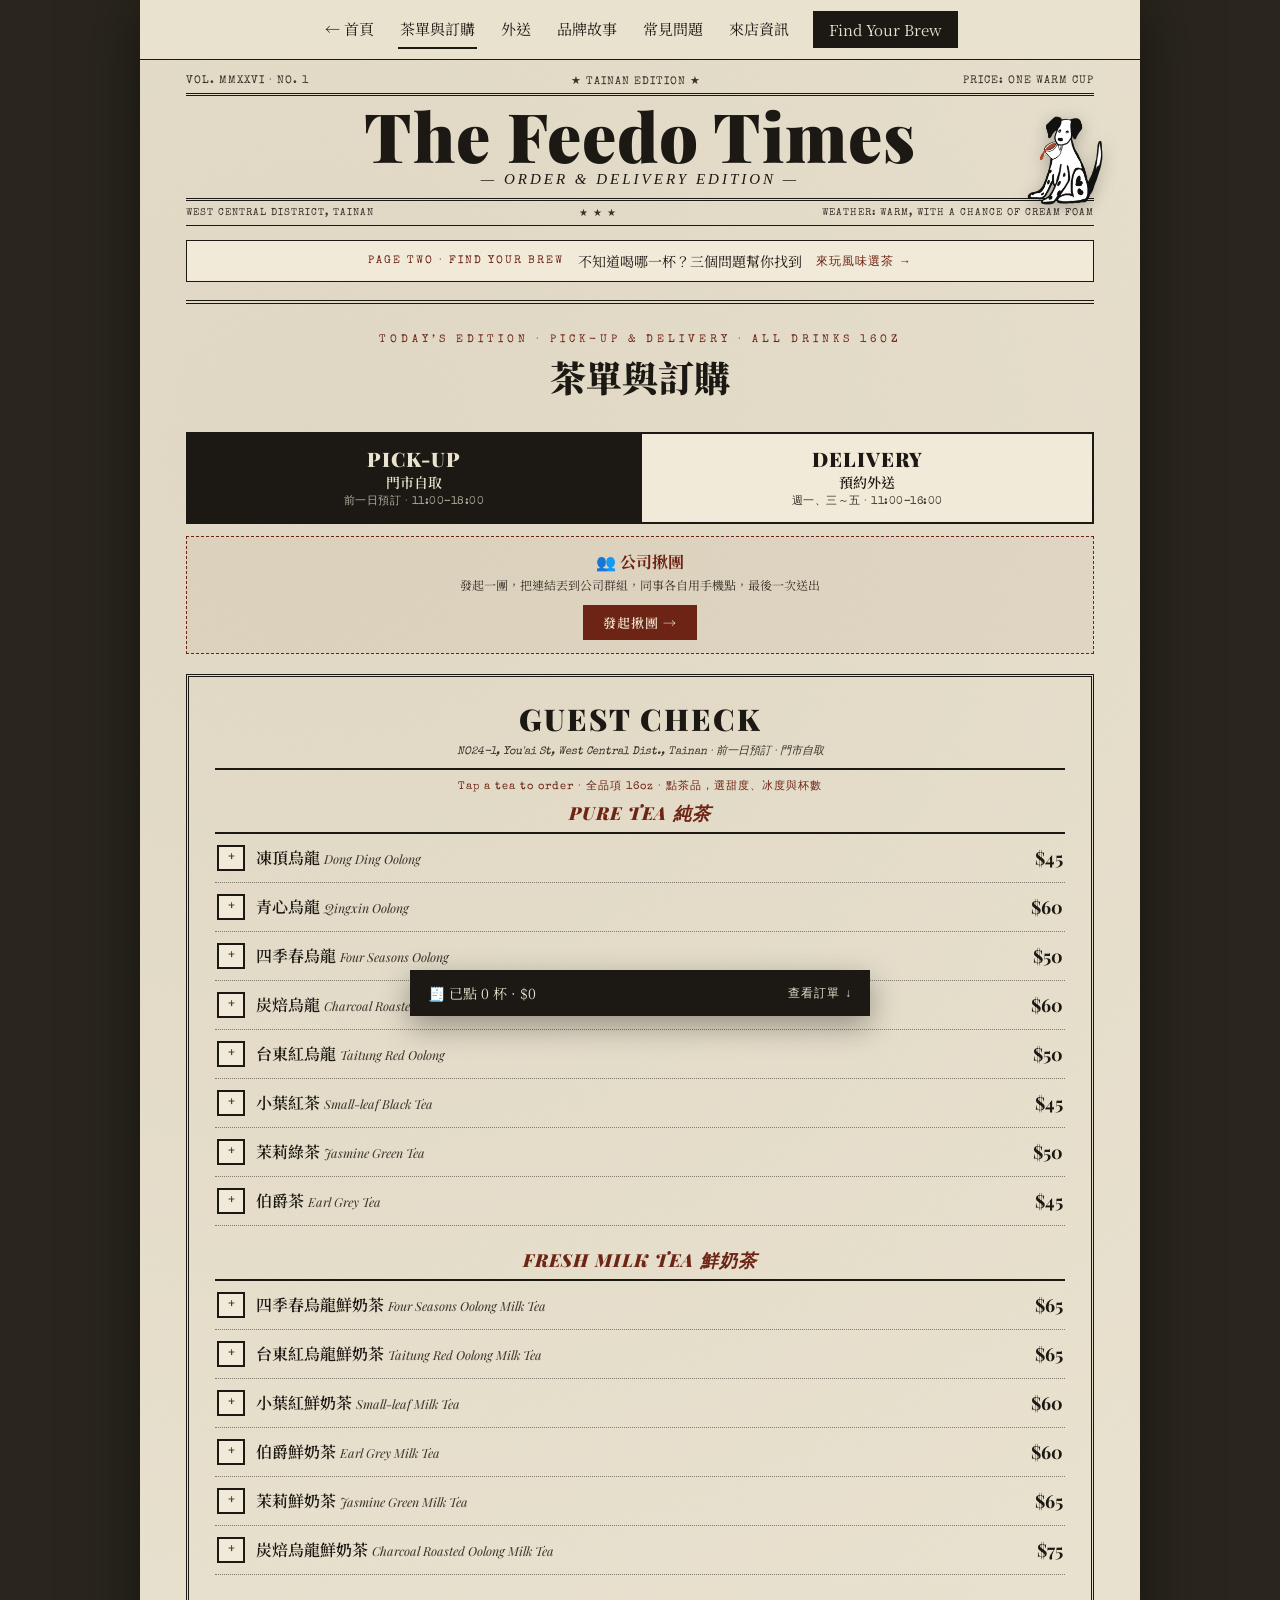
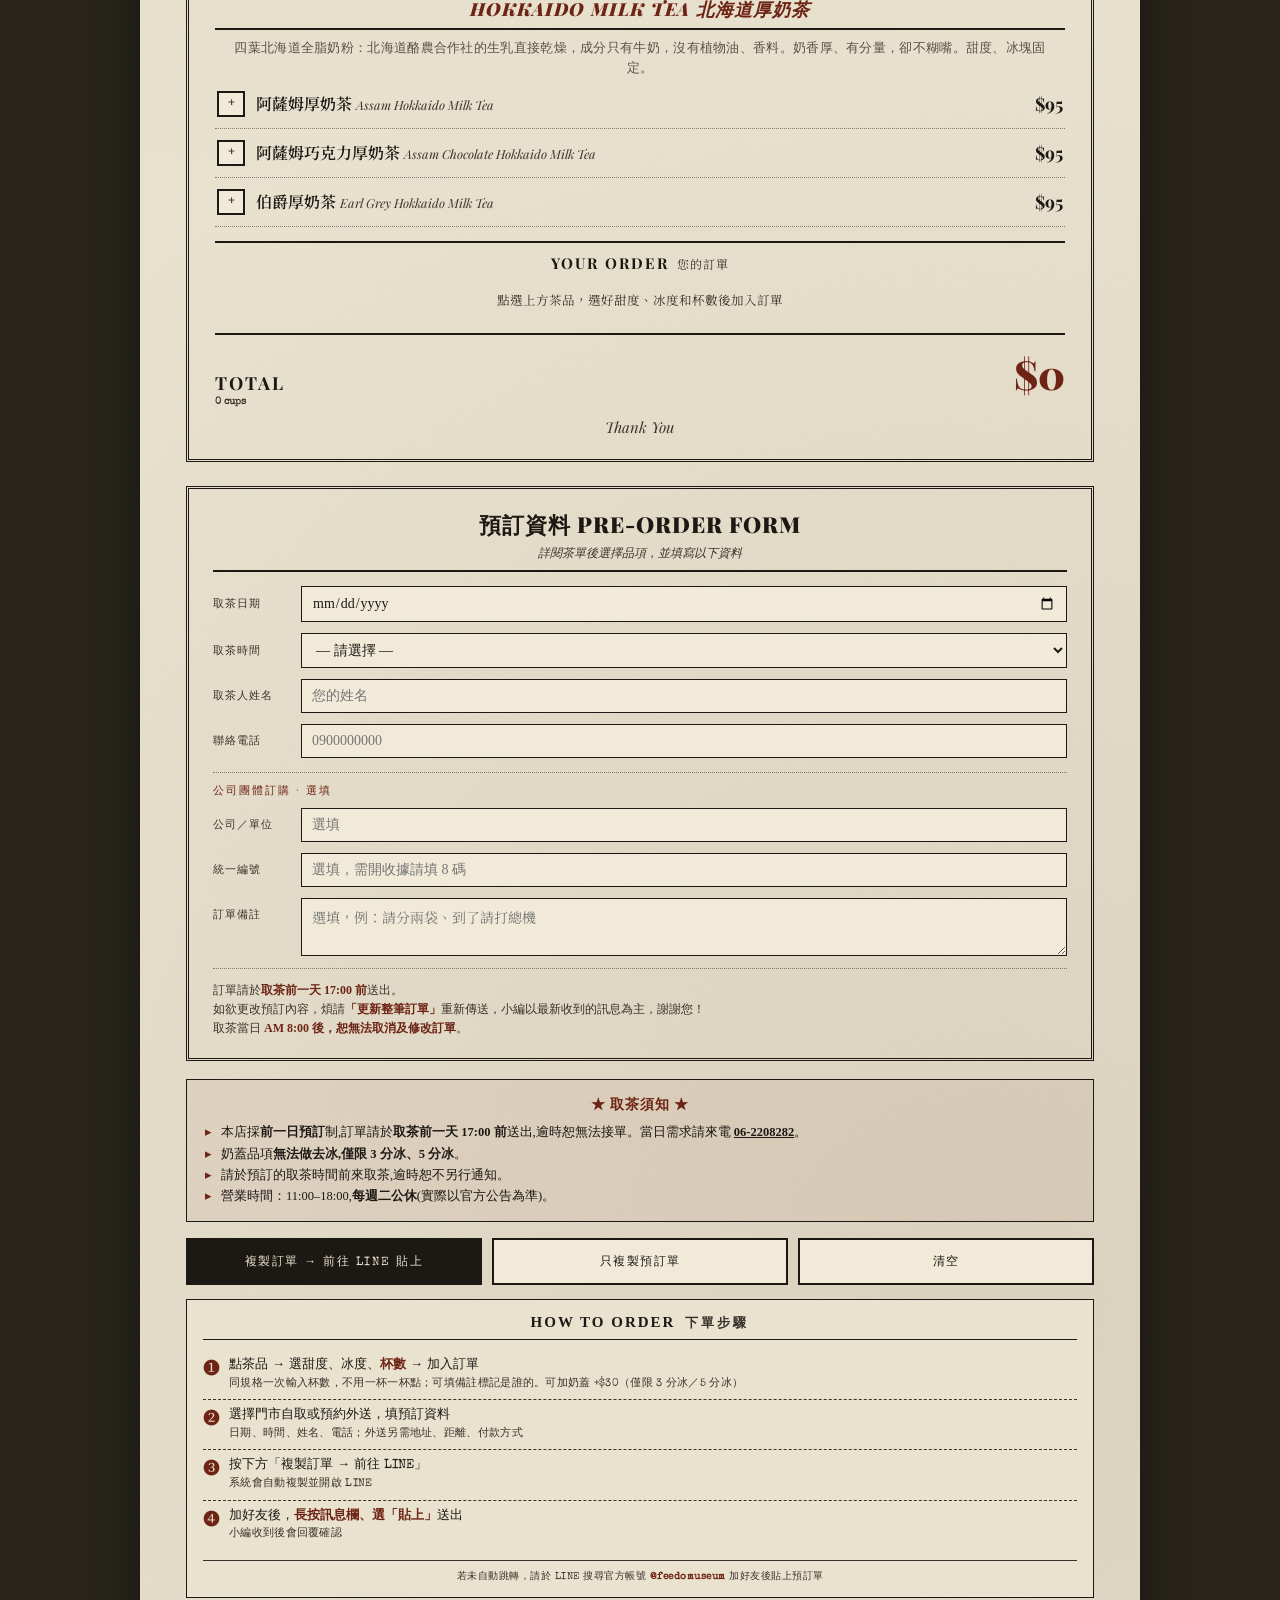
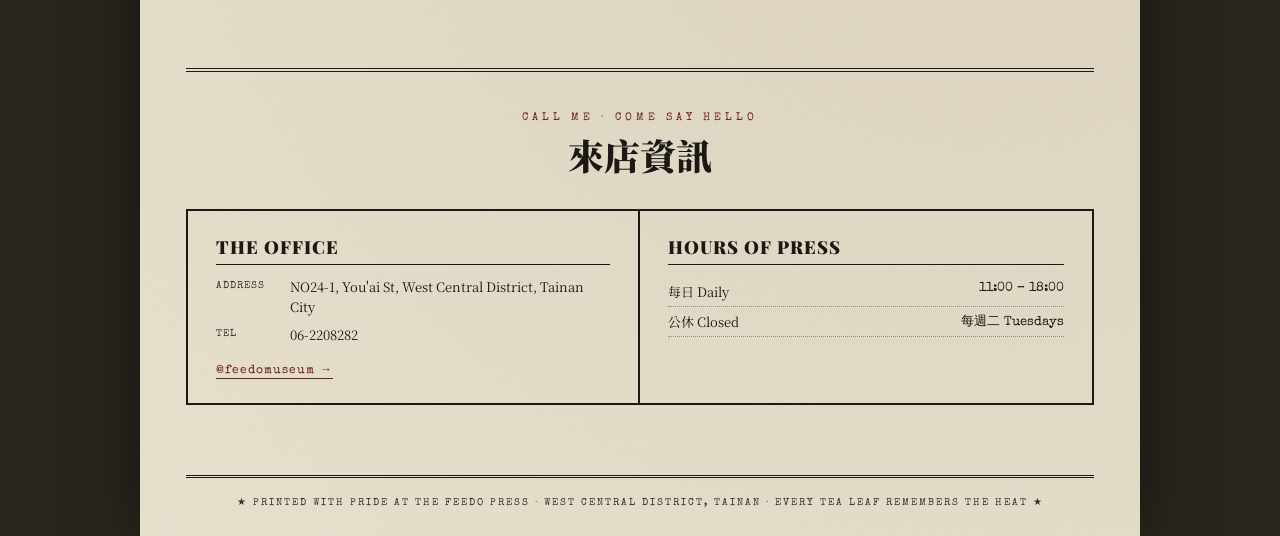
<file: index.html>
<!DOCTYPE html>
<html lang="zh-Hant">
<head>
<meta charset="UTF-8">
<meta name="viewport" content="width=device-width, initial-scale=1.0">
<title>FEEDO MUSEUM · 線上點單｜門市自取・預約外送・公司揪團</title>
<meta name="description" content="FEEDO MUSEUM 茶飲線上點單：前一日預訂門市自取、平日預約外送、公司揪團讓同事各自點。">
<link rel="preconnect" href="https://fonts.googleapis.com">
<link rel="preconnect" href="https://fonts.gstatic.com" crossorigin>
<link href="https://fonts.googleapis.com/css2?family=Playfair+Display:ital,wght@0,400;0,700;0,900;1,400;1,700;1,900&family=Old+Standard+TT:ital,wght@0,400;0,700;1,400&family=Special+Elite&family=Noto+Serif+TC:wght@300;400;600&display=swap" rel="stylesheet">
<link rel="stylesheet" href="style.css?v=20260920e">
</head>
<body>
<div class="gazette">

  <nav>
    <a href="https://feedomuseum.com/" class="home">&larr; 首頁</a>
    <a href="#menu" class="here">茶單與訂購</a>
    <a href="#menu" data-mode="delivery">外送</a>
    <a href="https://feedomuseum.com/story.html">品牌故事</a>
    <a href="https://feedomuseum.com/faq.html">常見問題</a>
    <a href="#visit">來店資訊</a>
    <a href="story.html#finder" class="feature">Find Your Brew</a>
  </nav>

  <div class="pad" id="top">
    <!-- 報頭 -->
    <div class="masthead-top">
      <span>Vol. MMXXVI &middot; No. 1</span>
      <span>&#9733; Tainan Edition &#9733;</span>
      <span>Price: One Warm Cup</span>
    </div>
    <div class="masthead compact">
      <h1><a href="https://feedomuseum.com/">The Feedo Times</a></h1>
      <div class="sub">&mdash; Order &amp; Delivery Edition &mdash;</div>
      <div class="mast-dog" id="mastDog" title="汪!"><img src="images/feedo-dog.png" alt="Feedo dog"></div>
    </div>
    <div class="dateline">
      <span>West Central District, Tainan</span>
      <span>&#9733; &#9733; &#9733;</span>
      <span>Weather: Warm, with a chance of cream foam</span>
    </div>

    <!-- 故事頁導引 -->
    <a class="teaser" href="story.html#finder">
      <span class="t-k">Page Two &middot; Find Your Brew</span>
      <span class="t-h">不知道喝哪一杯？三個問題幫你找到</span>
      <span class="t-go">來玩風味選茶 &rarr;</span>
    </a>

    <!-- ===== 第三版: 茶單（門市自取 / 預約外送） ===== -->
    <div class="section menu-first" id="menu" data-mode="pickup">
      <div class="sec-banner"><div class="ed">Today&rsquo;s Edition &middot; Pick-up &amp; Delivery &middot; All Drinks 16oz</div><h3>茶單與訂購</h3></div>

      <!-- 服務方式 -->
      <div class="svc g-hide" role="radiogroup" aria-label="取茶方式">
        <button type="button" class="svc-opt on" data-mode="pickup" role="radio" aria-checked="true"><span class="svc-en">Pick-up</span><span class="svc-zh">門市自取</span><span class="svc-d">前一日預訂 &middot; 11:00–18:00</span></button>
        <button type="button" class="svc-opt" data-mode="delivery" role="radio" aria-checked="false"><span class="svc-en">Delivery</span><span class="svc-zh">預約外送</span><span class="svc-d">週一、三～五 &middot; 11:00–16:00</span></button>
      </div>

      <!-- 公司揪團：發起（一般點單時顯示） -->
      <button type="button" class="gstart g-hide" id="gStart"><b>👥 公司揪團</b><span>發起一團，把連結丟到公司群組，同事各自用手機點，最後一次送出</span><em class="gstart-cta">發起揪團 &rarr;</em></button>

      <!-- 公司揪團：團資訊（打開揪團連結時顯示） -->
      <div class="gbar g-show" id="gbar">
        <div class="gb-stamp">GROUP ORDER &middot; 揪團</div>
        <div class="gb-title" id="gbTitle">揪團載入中…</div>
        <div class="gb-meta" id="gbMeta"></div>
        <div class="gb-btns">
          <button type="button" class="pri" id="gbLine">分享到 LINE 群組</button>
          <button type="button" id="gbCopy">複製揪團連結</button>
          <button type="button" class="g-hostonly" id="gbClose">截止收單</button>
        </div>
        <div class="gb-admin g-hostonly">
          🔑 你是<b>發起人</b>：現在的網址是管理連結，請自己保存（<button type="button" id="gbCopyAdmin">複製管理連結</button>），分享給同事請用上方按鈕。<br>
          步驟：① 分享連結給同事 ② 時間到或按「截止收單」 ③ 在下方填預訂資料，按「複製訂單 &rarr; 前往 LINE」送給店家
          <div class="gb-qr" id="gbQr" hidden>
            <div class="gb-qr-img" id="gbQrImg"></div>
            <div class="gb-qr-txt"><b>📱 想用手機管理這一團？</b><br>用手機相機或 LINE 掃這個 QR Code，手機就能以發起人身分截止收單、送出訂單。<br><span>這是管理用的 QR Code，請勿拍照分享到群組。</span></div>
          </div>
        </div>
        <a class="gb-exit" href="./">&larr; 離開揪團，回一般點單</a>
      </div>

      <!-- 外送須知（外送模式才顯示） -->
      <div class="dlv only-delivery g-host">
        <div class="dlv-h">外送滿額門檻<small>以本店（友愛街 24-1 號）為起點，依 Google 地圖導航路線計算，下單時小編會協助確認距離</small></div>
        <div class="tiers" id="tiers"></div>
        <ul class="dlv-rules">
          <li>外送日為<b>週一、週三～週五</b>，可預約 <b>4 週內</b>的日期，送達時段 <b>11:00–16:00</b>。</li>
          <li>外送訂單請於<b>送達前一天 17:00 前</b>送出。</li>
          <li>付款方式：<b>現金／轉帳</b>，小編確認訂單後會與您聯繫付款。</li>
          <li>取消或修改：請於<b>前一天</b>來電門市 <a href="tel:+88662208282">06-2208282</a> 或透過 LINE 官方帳號告知。</li>
          <li>實際送達範圍依門市人員查詢為準；<b>3 公里以外</b>請先私訊 LINE 或來電詢問。</li>
        </ul>
        <details class="dlv-map">
          <summary>查看距離參考地圖</summary>
          <svg id="dlvMap" viewBox="0 0 360 360" role="img" aria-label="外送距離參考地圖"></svg>
          <p class="cap">圖上為直線距離示意，實際以導航路線距離為準。</p>
        </details>
      </div>

      <div class="menu-frame">
        <div class="mh"><h4>GUEST CHECK</h4><div class="addr">NO24-1, You'ai St, West Central Dist., Tainan &middot; <span class="only-pickup">前一日預訂 &middot; 門市自取</span><span class="only-delivery">平日預約外送</span></div></div>
        <div class="mtip">Tap a tea to order &middot; 全品項 16oz &middot; 點茶品，選甜度、冰度與杯數</div>
        <ul class="mlist" id="mlist"></ul>
        <div class="ckhd">Your Order<span class="g-hide">您的訂單</span><span class="g-show">我的點單</span></div>
        <ul class="msum" id="msum"></ul>
        <div class="mtotal"><span class="lbl">Total<small id="mcount">0 cups</small></span><span class="amt" id="mamt">$0</span></div>
        <div class="mmin only-delivery g-host" id="mmin"></div>
        <div class="mthx">Thank You</div>
      </div>

      <!-- 公司揪團：送出我的點單 -->
      <div class="booking gme g-show">
        <div class="bh">送出我的點單<small>選好飲料、填上名字後送出，截止前都可以回來修改</small></div>
        <div class="bfield"><label for="gName">你的名字</label><input id="gName" type="text" maxlength="20" placeholder="例：業務部 小王"></div>
        <div class="order-actions">
          <button type="button" class="pri" id="gSave">送出我的點單</button>
          <button type="button" id="gCancelMine" hidden>取消我的點單</button>
        </div>
        <div class="gstate" id="gState"></div>
      </div>

      <!-- 公司揪團：團員點單 -->
      <div class="gmembers g-show">
        <div class="gm-h"><b>團員點單</b><span id="gmSum">0 人 · 0 杯 · $0</span><button type="button" id="gRefresh">重新整理</button></div>
        <ul id="gmList"></ul>
      </div>

      <!-- 預訂資料 -->
      <div class="booking g-host">
        <div class="bh">預訂資料 <span class="only-pickup">Pre-Order Form</span><span class="only-delivery">Delivery Form</span><small>詳閱茶單後選擇品項，並填寫以下資料</small></div>
        <div class="bfield only-pickup"><label for="bDate">取茶日期</label><input id="bDate" type="date"></div>
        <div class="bfield only-delivery"><label for="bDDate">送達日期</label><select id="bDDate"></select></div>
        <div class="bfield"><label for="bTime"><span class="only-pickup">取茶時間</span><span class="only-delivery">送達時間</span></label><select id="bTime"></select></div>
        <div class="bfield"><label for="bName"><span class="only-pickup">取茶人姓名</span><span class="only-delivery">收件人姓名</span></label><input id="bName" type="text" placeholder="您的姓名"></div>
        <div class="bfield"><label for="bPhone">聯絡電話</label><input id="bPhone" type="tel" inputmode="numeric" placeholder="0900000000"></div>
        <div class="bfield only-delivery"><label for="bAddr">外送地址</label><input id="bAddr" type="text" placeholder="例：台南市中西區○○路○號○樓" autocomplete="street-address"></div>
        <div class="bfield only-delivery"><label for="bDist">外送距離</label><select id="bDist"></select></div>
        <div class="bfield only-delivery"><label for="bPay">付款方式</label>
          <select id="bPay"><option value="">— 請選擇 —</option><option>現金</option><option>轉帳</option></select>
        </div>
        <div class="bsub">公司團體訂購 &middot; 選填</div>
        <div class="bfield"><label for="bCompany">公司／單位</label><input id="bCompany" type="text" placeholder="選填"></div>
        <div class="bfield"><label for="bTax">統一編號</label><input id="bTax" type="text" inputmode="numeric" maxlength="8" placeholder="選填，需開收據請填 8 碼"></div>
        <div class="bfield top"><label for="bNote">訂單備註</label><textarea id="bNote" rows="2" placeholder="選填，例：請分兩袋、到了請打總機"></textarea></div>
        <div class="notice only-pickup">
          訂單請於<b>取茶前一天 17:00 前</b>送出。<br>
          如欲更改預訂內容，煩請<b>「更新整筆訂單」</b>重新傳送，小編以最新收到的訊息為主，謝謝您！<br>
          取茶當日 <b>AM 8:00 後，恕無法取消及修改訂單</b>。
        </div>
        <div class="notice only-delivery">
          外送訂單請於<b>送達前一天 17:00 前</b>送出，小編確認訂單後會與您聯繫付款。<br>
          如需取消或修改，請於<b>前一天</b>來電 06-2208282 或透過 LINE 官方帳號告知。
        </div>
      </div>

      <!-- 取茶須知 -->
      <div class="pickup-note only-pickup g-host">
        <h5>&#9733; 取茶須知 &#9733;</h5>
        <ul>
          <li>本店採<b>前一日預訂</b>制,訂單請於<b>取茶前一天 17:00 前</b>送出,逾時恕無法接單。當日需求請來電 <a href="tel:+88662208282" style="color:inherit;white-space:nowrap;"><b>06-2208282</b></a>。</li>
          <li>奶蓋品項<b>無法做去冰,僅限 3 分冰、5 分冰</b>。</li>
          <li>請於預訂的取茶時間前來取茶,逾時恕不另行通知。</li>
          <li>營業時間：11:00–18:00,<b>每週二公休</b>(實際以官方公告為準)。</li>
        </ul>
      </div>

      <div class="order-actions g-host">
        <button class="pri" id="btnLine">複製訂單 &rarr; 前往 LINE 貼上</button>
        <button id="btnCopy">只複製預訂單</button>
        <button id="btnClear">清空</button>
      </div>
      <div class="order-steps g-hide">
        <div class="steps-title">How to Order<span class="steps-title-zh">下單步驟</span></div>
        <ol class="steps-list">
          <li><span class="step-no">&#10102;</span><span class="step-body"><span class="step-main">點茶品 &rarr; 選甜度、冰度、<b>杯數</b> &rarr; 加入訂單</span><span class="step-sub">同規格一次輸入杯數，不用一杯一杯點；可填備註標記是誰的。可加奶蓋 +$30（僅限 3 分冰／5 分冰）</span></span></li>
          <li><span class="step-no">&#10103;</span><span class="step-body"><span class="step-main">選擇門市自取或預約外送，填預訂資料</span><span class="step-sub">日期、時間、姓名、電話；外送另需地址、距離、付款方式</span></span></li>
          <li><span class="step-no">&#10104;</span><span class="step-body"><span class="step-main">按下方「複製訂單 &rarr; 前往 LINE」</span><span class="step-sub">系統會自動複製並開啟 LINE</span></span></li>
          <li><span class="step-no">&#10105;</span><span class="step-body"><span class="step-main">加好友後，<b>長按訊息欄、選「貼上」</b>送出</span><span class="step-sub">小編收到後會回覆確認</span></span></li>
        </ol>
        <p class="steps-note">若未自動跳轉，請於 LINE 搜尋官方帳號 <b style="font-family:'Special Elite',monospace;color:var(--accent);letter-spacing:.5px;">@feedomuseum</b> 加好友後貼上預訂單</p>
      </div>
    </div>

    <!-- ===== 店家資訊 ===== -->
    <div class="section reveal" id="visit">
      <div class="sec-banner"><div class="ed">Call Me &middot; Come Say Hello</div><h3>來店資訊</h3></div>
      <div class="info-cols">
        <div class="info-c">
          <h4>The Office</h4>
          <div class="irow"><span class="k">Address</span><span>NO24-1, You'ai St, West Central District, Tainan City</span></div>
          <div class="irow"><span class="k">Tel</span><span><a href="tel:+88662208282" style="color:inherit;text-decoration:none;">06-2208282</a></span></div>
          <a href="https://www.instagram.com/feedomuseum" class="ig-link" target="_blank" rel="noopener">@feedomuseum &rarr;</a>
        </div>
        <div class="info-c">
          <h4>Hours of Press</h4>
          <div class="hrow"><span>每日 Daily</span><span>11:00 &ndash; 18:00</span></div>
          <div class="hrow"><span>公休 Closed</span><span>每週二 Tuesdays</span></div>
        </div>
      </div>
    </div>

    <div class="colophon">&#9733; Printed With Pride At The Feedo Press &middot; West Central District, Tainan &middot; Every Tea Leaf Remembers The Heat &#9733;</div>
  </div>
</div>

<div class="toast" id="toast"></div>

<!-- 確認對話框 (報紙風) -->
<div class="confirm-mask" id="confirmMask">
  <div class="confirm-box" role="dialog" aria-modal="true" aria-labelledby="confirmTitle">
    <div class="confirm-stamp">NOTICE</div>
    <h3 id="confirmTitle">確定要清空茶品嗎？</h3>
    <p>所選的茶品會全部移除（日期、時間、姓名會保留）。<br>此動作無法復原。</p>
    <div class="confirm-btns">
      <button type="button" id="confirmCancel">取消</button>
      <button type="button" id="confirmOk">確定清空</button>
    </div>
  </div>
</div>

<!-- ===== 跳轉前確認頁 ===== -->
<div class="confirm-mask" id="gateMask">
  <div class="confirm-box" role="dialog" aria-modal="true" aria-labelledby="gateTitle">
    <div class="confirm-stamp">LINE</div>
    <div class="gate-check">&#10003;</div>
    <h3 id="gateTitle">預訂單已複製</h3>
    <p>接下來會自動跳到 LINE。<br>加好友後，請在訊息欄位<br><span class="gate-paste">長按 &rarr; 貼上</span>送出即可。</p>
    <div class="confirm-btns">
      <button type="button" id="gateOk">我知道了，繼續</button>
    </div>
  </div>
</div>

<!-- ===== 品項選擇視窗：選甜度冰度＋杯數 → 加入訂單 ===== -->
<div class="confirm-mask" id="itemMask">
  <div class="confirm-box item-box" role="dialog" aria-modal="true" aria-labelledby="itemTitle">
    <div class="confirm-stamp">ORDER</div>
    <button type="button" class="item-x" id="itemClose" aria-label="關閉">&times;</button>
    <h3 id="itemTitle"></h3>
    <div class="item-en" id="itemEn"></div>
    <div id="itemOpts"></div>
    <div class="opt"><label class="opt-l" for="itemNote">備註 <span>Note · 選填</span></label>
      <input class="item-note" id="itemNote" type="text" maxlength="60" placeholder="誰的飲料，例：小王、業務部"></div>
    <div class="item-foot">
      <div class="gqty"><button type="button" id="itemDec" aria-label="減少一杯">&minus;</button><input id="itemQty" type="number" min="1" max="999" inputmode="numeric" value="1" aria-label="杯數"><button type="button" id="itemInc" aria-label="增加一杯">+</button><span>杯</span></div>
      <div class="item-sum" id="itemSum">$0</div>
    </div>
    <div class="confirm-btns"><button type="button" id="itemOk">加入訂單</button></div>
  </div>
</div>

<!-- 底部訂單列（有點茶時出現） -->
<button type="button" class="cartbar" id="cartbar"><span id="cartbarTxt"></span><span class="cb-go">查看訂單 &darr;</span></button>

<!-- ===== 發起揪團視窗 ===== -->
<div class="confirm-mask" id="groupMask">
  <div class="confirm-box item-box" role="dialog" aria-modal="true" aria-labelledby="groupTitle">
    <div class="confirm-stamp">GROUP</div>
    <button type="button" class="item-x" id="groupClose" aria-label="關閉">&times;</button>
    <h3 id="groupTitle">發起公司揪團</h3>
    <div class="item-en">建立後會得到一個連結，貼到公司群組讓大家各自點</div>
    <div class="opt"><label class="opt-l" for="gcTitle">團名</label><input class="item-note" id="gcTitle" type="text" maxlength="30" placeholder="例：週四下午茶"></div>
    <div class="opt"><label class="opt-l" for="gcHost">發起人</label><input class="item-note" id="gcHost" type="text" maxlength="20" placeholder="你的名字"></div>
    <div class="opt"><div class="opt-l">取茶方式</div>
      <div class="opt-c"><button type="button" class="ochip" data-gmode="pickup">門市自取</button><button type="button" class="ochip" data-gmode="delivery">預約外送</button></div>
    </div>
    <div class="opt"><label class="opt-l" for="gcDeadline">收單截止 <span>時間到自動停止點單</span></label>
      <input class="item-note" id="gcDeadline" type="datetime-local">
      <div class="gc-hint">店家需在取茶／送達前一天 17:00 前收到訂單，截止時間請預留發起人送單的時間。</div>
    </div>
    <div class="confirm-btns"><button type="button" id="groupOk">建立揪團</button></div>
  </div>
</div>

<script>
  /* ============================================================
     ★★★ 休息日設定區 Holiday Settings ★★★
     ------------------------------------------------------------
     固定公休：每週幾公休（0=日 1=一 2=二 3=三 4=四 5=五 6=六）
     臨時休息：手動列出 'YYYY-MM-DD'，這幾天不開放預訂
     兩種設定都可由「管理後台 admin.html」自動更新，
     也可在此直接手動編輯。
     ============================================================ */
  let WEEKLY_CLOSED = [2];               // 每週二公休
  let HOLIDAYS = [
    // 範例： '2026-06-30', '2026-07-15'
  ];

  /* 若有設定 Apps Script 後端網址，訂購頁載入時會自動抓最新休息日。
     沒有後端就保持 null，使用上方手動清單。 */
  const HOLIDAY_API = "https://script.google.com/macros/s/AKfycbyBcqocUhu5vBcmpCrS3lHwlTEfVcWtc9YQK3-t3svAMVODMBfs3l_X9PoR6tBGPAiX/exec";

  // 載入時嘗試從後端更新休息日（有設定才跑；失敗就用本地清單）
  async function loadHolidays(){
    if(!HOLIDAY_API) return;
    try{
      const r = await fetch(HOLIDAY_API + '?action=list', {cache:'no-store'});
      const j = await r.json();
      if(Array.isArray(j.holidays)) HOLIDAYS = j.holidays;
      if(Array.isArray(j.weekly))   WEEKLY_CLOSED = j.weekly;
    }catch(e){ /* 抓不到就沿用本地設定 */ }
  }

  // 判斷某個 date 物件是否為休息日（公休 or 臨時休息）
  function isClosedDate(d){
    if(WEEKLY_CLOSED.includes(d.getDay())) return 'weekly';
    const ymd = `${d.getFullYear()}-${String(d.getMonth()+1).padStart(2,'0')}-${String(d.getDate()).padStart(2,'0')}`;
    if(HOLIDAYS.includes(ymd)) return 'holiday';
    return false;
  }

  const io=new IntersectionObserver(es=>es.forEach(e=>{if(e.isIntersecting)e.target.classList.add('in');}),{threshold:0.1});
  document.querySelectorAll('.reveal').forEach(el=>io.observe(el));

  // 點報頭的狗 → 趣味汪叫 + 搖一下
  const md=document.getElementById('mastDog');
  if(md){md.addEventListener('click',()=>{const img=md.querySelector('img');img.style.animation='none';void img.offsetWidth;img.style.animation='dogTilt .6s ease';showToast('\u6c6a\uff01\u6b61\u8fce\u5149\u81e8 FEEDO \u2615');});}
  function showToast(m){const el=document.getElementById('toast');el.textContent=m;el.classList.add('show');clearTimeout(window._tt);window._tt=setTimeout(()=>el.classList.remove('show'),2000);}

  // ===== 真實菜單 (要改品項/價格就改這裡) =====
  // foam:true 代表此品項可加奶蓋 +$30；foam:false 不可加 (凍頂、青心)
  // addon:true 代表是加購品 (無甜度冰度、不可再加奶蓋)
  const FOAM_PRICE = 30;
  const MENU=[
    {cat:"Pure Tea 純茶", en:"Dong Ding Oolong",        zh:"凍頂烏龍",       price:45, foam:false},
    {cat:"Pure Tea 純茶", en:"Qingxin Oolong",          zh:"青心烏龍",       price:60, foam:false},
    {cat:"Pure Tea 純茶", en:"Four Seasons Oolong",      zh:"四季春烏龍",     price:50, foam:true},
    {cat:"Pure Tea 純茶", en:"Charcoal Roasted Oolong",  zh:"炭焙烏龍",       price:60, foam:true},
    {cat:"Pure Tea 純茶", en:"Taitung Red Oolong",       zh:"台東紅烏龍",     price:50, foam:true},
    {cat:"Pure Tea 純茶", en:"Small-leaf Black Tea",     zh:"小葉紅茶",       price:45, foam:true},
    {cat:"Pure Tea 純茶", en:"Jasmine Green Tea",        zh:"茉莉綠茶",       price:50, foam:true},
    {cat:"Pure Tea 純茶", en:"Earl Grey Tea",            zh:"伯爵茶",         price:45, foam:true},
    {cat:"Fresh Milk Tea 鮮奶茶", en:"Four Seasons Oolong Milk Tea", zh:"四季春烏龍鮮奶茶", price:65, foam:true},
    {cat:"Fresh Milk Tea 鮮奶茶", en:"Taitung Red Oolong Milk Tea",  zh:"台東紅烏龍鮮奶茶", price:65, foam:true},
    {cat:"Fresh Milk Tea 鮮奶茶", en:"Small-leaf Milk Tea",          zh:"小葉紅鮮奶茶",     price:60, foam:true},
    {cat:"Fresh Milk Tea 鮮奶茶", en:"Earl Grey Milk Tea",           zh:"伯爵鮮奶茶",       price:60, foam:true},
    {cat:"Fresh Milk Tea 鮮奶茶", en:"Jasmine Green Milk Tea",       zh:"茉莉鮮奶茶",       price:65, foam:true},
    {cat:"Fresh Milk Tea 鮮奶茶", en:"Charcoal Roasted Oolong Milk Tea", zh:"炭焙烏龍鮮奶茶", price:75, foam:true},
    // 北海道厚奶茶：四葉北海道全脂奶粉，甜度冰塊都固定、不加奶蓋
    {cat:"Hokkaido Milk Tea 北海道厚奶茶", en:"Assam Hokkaido Milk Tea",           zh:"阿薩姆厚奶茶",       price:95, foam:false, fixedSweet:true},
    {cat:"Hokkaido Milk Tea 北海道厚奶茶", en:"Assam Chocolate Hokkaido Milk Tea", zh:"阿薩姆巧克力厚奶茶", price:95, foam:false, fixedSweet:true},
    {cat:"Hokkaido Milk Tea 北海道厚奶茶", en:"Earl Grey Hokkaido Milk Tea",       zh:"伯爵厚奶茶",         price:95, foam:false, fixedSweet:true},
  ];
  // 甜度/冰度選項 (照菜單)
  const SWEET=["無糖","1分甜","3分甜","5分甜","7分甜"];
  const ICE=["去冰","3分冰","5分冰"];
  // 分類標題底下的一句介紹（沒有的分類就不顯示）
  const CAT_NOTE={
    "Hokkaido Milk Tea 北海道厚奶茶":"四葉北海道全脂奶粉：北海道酪農合作社的生乳直接乾燥，成分只有牛奶，沒有植物油、香料。奶香厚、有分量，卻不糊嘴。甜度、冰塊固定。",
  };
  const FIXED_SWEET="固定甜度", FIXED_ICE="固定冰塊";   // 甜度冰塊固定的品項（fixedSweet）一律用這兩個字，訂單文字看得出來
  const FOAM_OK_ICE=["3分冰","5分冰"]; // 奶蓋僅限微冰/半冰(3分/5分冰)
  const MAX_QTY = 999;                 // 單一規格最多杯數

  /* ============================================================
     ★★★ 取茶 / 外送設定區 ★★★（要改規則就改這裡）
     ============================================================ */
  const ORDER_CUTOFF_HOUR = 17;        // 需於前一天幾點前下單（自取、外送共用）
  const PICKUP_TIMES   = ["11:00","11:30","12:00","12:30","13:00","13:30","14:00","14:30","15:00","15:30","16:00","16:30","17:00","17:30","18:00"];
  const DELIVERY_TIMES = ["11:00","11:30","12:00","12:30","13:00","13:30","14:00","14:30","15:00","15:30","16:00"];
  const DELIVERY_DAYS  = [1,3,4,5];    // 可外送的星期（0=日 1=一 … 6=六）
  const DELIVERY_WEEKS = 4;            // 外送可預約範圍：從今天起幾週內（改這裡要一併改外送須知的「4 週內」）
  // 外送距離門檻：max = 此級距上限（公里），min = 滿額免運門檻
  const DELIVERY_TIERS = [
    {max:0.5, min:150},
    {max:1,   min:280},
    {max:1.5, min:420},
    {max:2,   min:550},
    {max:2.5, min:700},
    {max:3,   min:850},
  ];
  // 距離參考地圖上的地標（相對本店的公里數：x 向東為正、y 向南為正）
  const LANDMARKS = [
    {name:"台南孔廟", x:.22, y:.06},
    {name:"赤崁樓", x:.06, y:-.71},
    {name:"台南火車站", x:1.13, y:-.67},
    {name:"台南公園", x:.99, y:-1.23},
    {name:"東門圓環", x:.96, y:.26},
    {name:"五妃街", x:.15, y:.93},
    {name:"藍晒圖文創園區", x:-.47, y:.44, left:true},
  ];
  const SHOP_TEL = "06-2208282";
  const MAX_KM = DELIVERY_TIERS[DELIVERY_TIERS.length-1].max;

  const $id = id => document.getElementById(id);
  const esc = s => String(s).replace(/[&<>"']/g, ch => ({'&':'&amp;','<':'&lt;','>':'&gt;','"':'&quot;',"'":'&#39;'}[ch]));
  const pad2 = n => String(n).padStart(2,'0');
  const ymd = d => `${d.getFullYear()}-${pad2(d.getMonth()+1)}-${pad2(d.getDate())}`;
  const WK = ['日','一','二','三','四','五','六'];
  const fmtMD = d => `${d.getMonth()+1}/${d.getDate()}（週${WK[d.getDay()]}）`;
  const tierLabel = k => `${k ? DELIVERY_TIERS[k-1].max : 0}–${DELIVERY_TIERS[k].max} km`;
  const clampQty = n => Math.min(MAX_QTY, Math.max(1, n));
  function cutoffFor(d){ const c=new Date(d); c.setDate(c.getDate()-1); c.setHours(ORDER_CUTOFF_HOUR,0,0,0); return c; }

  // ===== 訂單 =====
  // 每一行 = 一種規格（品項＋甜度＋冰度＋奶蓋＋備註）× 杯數，公司團訂同規格一次輸入杯數即可
  let lines=[];   // {i, sweet, ice, foam, qty, note}
  let lastSpec={sweet:"3分甜", ice:"5分冰"};   // 下一個品項預設沿用上一次選的甜度冰度
  const lineUnit = L => MENU[L.i].price + (L.foam?FOAM_PRICE:0);
  const hasItems = () => lines.length>0;

  const mlist=$id('mlist');
  let lastCat="";
  MENU.forEach((m,i)=>{
    // 分類標題
    if(m.cat!==lastCat){
      const h=document.createElement('li');h.className='mcat';h.textContent=m.cat;mlist.appendChild(h);lastCat=m.cat;
      if(CAT_NOTE[m.cat]){ const d=document.createElement('li');d.className='mnote';d.textContent=CAT_NOTE[m.cat];mlist.appendChild(d); }
    }
    const li=document.createElement('li');li.className='mrow';li.dataset.i=i;
    li.tabIndex=0; li.setAttribute('role','button');
    li.innerHTML=`<span class="box">+</span>
      <span class="nm"><span class="zh">${m.zh}</span> <span class="en">${m.en}</span></span>
      <span class="pr">$${m.price}</span>`;
    mlist.appendChild(li);
  });
  mlist.addEventListener('click',e=>{ const r=e.target.closest('.mrow'); if(r) openItem(+r.dataset.i); });
  mlist.addEventListener('keydown',e=>{
    const r=e.target.closest('.mrow');
    if(r && (e.key==='Enter'||e.key===' ')){ e.preventDefault(); openItem(+r.dataset.i); }
  });

  // 把完全相同的規格（品項+甜度+冰度+奶蓋）合併成一行，備註串在一起（產生訂單文字用）
  function mergedLines(src){
    const out=[], map=new Map(); let total=0, cups=0;
    (src||lines).forEach(L=>{
      const m=MENU[L.i], key=[L.i,L.sweet,L.ice,L.foam].join('|');
      let o=map.get(key);
      if(!o){
        o={name:m.zh+(m.addon?'（加購）':'')+(L.foam?' +奶蓋':''), spec:m.addon?'':`${L.sweet}/${L.ice}`, qty:0, amount:0, notes:[]};
        map.set(key,o); out.push(o);
      }
      const amt=lineUnit(L)*L.qty;
      o.qty+=L.qty; o.amount+=amt; total+=amt; cups+=L.qty;
      if(L.note) o.notes.push(L.note+(L.qty>1?`×${L.qty}`:''));
    });
    return {out,total,cups};
  }

  let lastTotal=0;
  function render(){
    const {total,cups}=mergedLines();
    // 茶單列：方塊顯示此品項已點杯數
    MENU.forEach((m,i)=>{
      const n=lines.reduce((s,L)=>s+(L.i===i?L.qty:0),0);
      const r=mlist.querySelector('.mrow[data-i="'+i+'"]');
      r.classList.toggle('on',n>0); r.querySelector('.box').textContent=n>0?n:'+';
    });
    // 您的訂單
    $id('msum').innerHTML = lines.length ? lines.map((L,li)=>{
      const m=MENU[L.i], d=`data-li="${li}"`;
      return `<li class="cl">
        <div class="cl-main">
          <div class="cl-name">${esc(m.zh)}${L.foam?' <em>+奶蓋</em>':''}</div>
          <div class="cl-spec">${m.addon?'加購':`${L.sweet} / ${L.ice}`}${L.note?` · ${esc(L.note)}`:''}</div>
          <div class="cl-ops"><button type="button" data-act="edit" ${d}>修改</button><button type="button" data-act="del" ${d}>刪除</button></div>
        </div>
        <div class="gqty"><button type="button" data-act="dec" ${d} aria-label="減少一杯">&minus;</button><span class="num">${L.qty}</span><button type="button" data-act="inc" ${d} aria-label="增加一杯">+</button></div>
        <div class="cl-amt">$${(lineUnit(L)*L.qty).toLocaleString()}</div>
      </li>`;
    }).join('') : '<li class="cl-empty">點選上方茶品，選好甜度、冰度和杯數後加入訂單</li>';

    const a=$id('mamt'); a.textContent='$'+total.toLocaleString();
    if(total!==lastTotal){ a.style.transform='scale(1.15)'; setTimeout(()=>a.style.transform='scale(1)',160); lastTotal=total; }
    $id('mcount').textContent=cups+(cups===1?' cup':' cups');
    $id('cartbarTxt').textContent=`🧾 已點 ${cups} 杯 · $${total.toLocaleString()}`;
    updateCartbar();
    renderMin(G.id ? mergedLines(orderSource()).total : total);
    if(G.id) updateMineState();
  }
  $id('msum').addEventListener('click',e=>{
    const b=e.target.closest('[data-act]'); if(!b) return;
    const li=+b.dataset.li, L=lines[li]; if(!L) return;
    switch(b.dataset.act){
      case 'inc': L.qty=clampQty(L.qty+1); break;
      case 'dec': if(L.qty>1) L.qty--; else lines.splice(li,1); break;
      case 'del': lines.splice(li,1); toast(`已刪除：${MENU[L.i].zh}`); break;
      case 'edit': openItem(L.i,li); return;
    }
    render();
  });

  // ===== 品項選擇視窗 =====
  const itemMask=$id('itemMask');
  let draft=null;   // 視窗中正在編輯的規格；edit = 修改第幾行（-1 = 新增）
  function openItem(i,editIdx){
    const m=MENU[i], src=editIdx>=0 ? lines[editIdx] : null;
    draft = src ? Object.assign({}, src, {edit:editIdx})
                : {i, sweet:m.fixedSweet?FIXED_SWEET:lastSpec.sweet, ice:m.fixedSweet?FIXED_ICE:lastSpec.ice, foam:false, qty:1, note:'', edit:-1};
    if(m.fixedSweet){ draft.sweet=FIXED_SWEET; draft.ice=FIXED_ICE; }
    $id('itemTitle').textContent=m.zh;
    $id('itemEn').textContent=`${m.en} · $${m.price}`;
    $id('itemNote').value=draft.note;
    $id('itemQty').value=draft.qty;
    $id('itemOk').textContent= src ? '更新這一項' : '加入訂單';
    $id('itemNote').placeholder= G.id ? '選填，例：幫主管代點' : '誰的飲料，例：小王、業務部';
    renderItem();
    itemMask.classList.add('show');
  }
  function closeItem(){ itemMask.classList.remove('show'); draft=null; }
  function renderItem(){
    const m=MENU[draft.i];
    const chips=(act,list)=>list.map(s=>{
      const sel=draft[act]===s, off=act==='ice'&&draft.foam&&!FOAM_OK_ICE.includes(s);
      return `<button type="button" class="ochip${sel?' sel':''}${off?' off':''}" data-act="${act}" data-val="${s}">${s}</button>`;
    }).join('');
    $id('itemOpts').innerHTML = m.addon ? '' : `
      <div class="opt"><div class="opt-l">甜度 <span>Sweetness</span></div><div class="opt-c">${m.fixedSweet?`<button type="button" class="ochip wide sel" data-act="fixed">固定甜度<small>厚奶茶甜度固定，不另調整</small></button>`:chips('sweet',SWEET)}</div></div>
      <div class="opt"><div class="opt-l">冰度 <span>Ice</span></div><div class="opt-c">${m.fixedSweet?`<button type="button" class="ochip wide sel" data-act="fixed">固定冰塊<small>厚奶茶冰塊固定，不另調整</small></button>`:chips('ice',ICE)}</div></div>
      ${m.foam?`<div class="opt"><div class="opt-l">加料 <span>Add-on</span></div><div class="opt-c">
        <button type="button" class="ochip wide${draft.foam?' sel':''}" data-act="foam">${draft.foam?'✓ ':''}加奶蓋 Milk Foam +$${FOAM_PRICE}<small>僅限 3 分冰／5 分冰</small></button></div></div>`:''}`;
    $id('itemSum').textContent='$'+(lineUnit(draft)*draft.qty).toLocaleString();
  }
  $id('itemOpts').addEventListener('click',e=>{
    const b=e.target.closest('.ochip'); if(!b||!draft) return;
    const act=b.dataset.act, val=b.dataset.val;
    if(act==='fixed') return;
    if(act==='sweet') draft.sweet=val;
    else if(act==='ice'){
      if(draft.foam && !FOAM_OK_ICE.includes(val)){toast('奶蓋僅限 3 分冰、5 分冰，無法去冰 🥛');return;}
      draft.ice=val;
    }else if(act==='foam'){
      draft.foam=!draft.foam;
      if(draft.foam && !FOAM_OK_ICE.includes(draft.ice)){draft.ice='5分冰';toast('奶蓋僅限 3 分冰、5 分冰，已為您改成 5 分冰 🥛');}
    }
    renderItem();
  });
  function setDraftQty(n){ draft.qty=clampQty(n); $id('itemQty').value=draft.qty; renderItem(); }
  $id('itemDec').onclick=()=>setDraftQty(draft.qty-1);
  $id('itemInc').onclick=()=>setDraftQty(draft.qty+1);
  $id('itemQty').addEventListener('input',e=>{ const n=parseInt(e.target.value,10); if(n>=1){ draft.qty=clampQty(n); renderItem(); } });
  $id('itemQty').addEventListener('change',e=>{ const n=parseInt(e.target.value,10); setDraftQty(n>=1?n:1); });  // 清空或填 0 就回到 1 杯
  $id('itemNote').addEventListener('input',e=>{ draft.note=e.target.value; });
  $id('itemNote').addEventListener('keydown',e=>{ if(e.key==='Enter') $id('itemOk').click(); });
  $id('itemOk').onclick=()=>{
    const n=parseInt($id('itemQty').value,10); draft.qty=clampQty(n>=1?n:1);
    const L={i:draft.i, sweet:draft.sweet, ice:draft.ice, foam:draft.foam, qty:draft.qty, note:draft.note.trim()};
    const edit=draft.edit;
    if(edit>=0){ lines[edit]=L; }
    else{
      const same=lines.find(x=>x.i===L.i&&x.sweet===L.sweet&&x.ice===L.ice&&x.foam===L.foam&&x.note===L.note);
      if(same) same.qty=clampQty(same.qty+L.qty); else lines.push(L);
    }
    if(!MENU[L.i].fixedSweet) lastSpec={sweet:L.sweet, ice:L.ice};
    closeItem(); render();
    toast(`${edit>=0?'已更新':'已加入'}：${MENU[L.i].zh}${L.foam?' +奶蓋':''} ×${L.qty}`);
  };
  $id('itemClose').onclick=closeItem;
  itemMask.addEventListener('click',e=>{if(e.target===itemMask)closeItem();});
  document.addEventListener('keydown',e=>{if(e.key==='Escape'&&itemMask.classList.contains('show'))closeItem();});

  // ===== 底部訂單列：有點茶、且訂單明細/送出按鈕不在畫面上時出現 =====
  const cartbar=$id('cartbar'), inView=new Set();
  function updateCartbar(){
    const show=hasItems() && inView.size===0;
    cartbar.classList.toggle('show',show);
    document.body.classList.toggle('has-cartbar',show);
  }
  new IntersectionObserver(es=>{
    es.forEach(e=>{ if(e.isIntersecting) inView.add(e.target); else inView.delete(e.target); });
    updateCartbar();
  }).observe($id('msum'));
  cartbar.onclick=()=>$id('msum').scrollIntoView({behavior:'smooth',block:'center'});

  // ===== 門市自取 / 預約外送 切換 =====
  const menuSec=$id('menu');
  let mode='pickup';
  function setMode(m){
    mode=m; menuSec.dataset.mode=m;
    document.querySelectorAll('.svc-opt').forEach(b=>{
      const on=b.dataset.mode===m; b.classList.toggle('on',on); b.setAttribute('aria-checked',on);
    });
    fillTimes();
    if(m==='delivery') fillDeliveryDates();
    render();
  }
  document.querySelectorAll('.svc-opt').forEach(b=>b.addEventListener('click',()=>setMode(b.dataset.mode)));
  document.querySelectorAll('nav a[data-mode]').forEach(a=>a.addEventListener('click',()=>{ if(!G.id) setMode(a.dataset.mode); }));

  function fillTimes(){
    const el=$id('bTime'), prev=el.value;
    const list=mode==='delivery'?DELIVERY_TIMES:PICKUP_TIMES;
    el.innerHTML='<option value="">— 請選擇 —</option>'+list.map(t=>`<option>${t}</option>`).join('');
    if(list.includes(prev)) el.value=prev;
  }

  // 從今天起 DELIVERY_WEEKS 週內可外送的日期：限定星期、非店休、且未過前一天收單時間
  function deliveryDates(){
    const now=new Date(), today=new Date(); today.setHours(0,0,0,0);
    const out=[];
    for(let k=0;k<DELIVERY_WEEKS*7;k++){
      const d=new Date(today); d.setDate(today.getDate()+k);
      if(!DELIVERY_DAYS.includes(d.getDay()) || isClosedDate(d) || now>cutoffFor(d)) continue;
      out.push(d);
    }
    return out;
  }
  function fillDeliveryDates(){
    const el=$id('bDDate'), prev=el.value, ds=deliveryDates();
    el.innerHTML = ds.length
      ? '<option value="">— 請選擇 —</option>'+ds.map(d=>`<option value="${ymd(d)}">${fmtMD(d)}</option>`).join('')
      : '<option value="">目前沒有可預約的外送日，請改門市自取或來電詢問</option>';
    if(ds.some(d=>ymd(d)===prev)) el.value=prev;
  }

  function fillDist(){
    $id('bDist').innerHTML='<option value="">— 請選擇 —</option>'+
      DELIVERY_TIERS.map((t,k)=>`<option value="${k}">${tierLabel(k)} · 滿 $${t.min}</option>`).join('')+
      '<option value="unknown">不確定，請小編幫我確認</option>'+
      `<option value="far">${MAX_KM} 公里以外（請先私訊 LINE 或來電詢問）</option>`;
  }
  function currentMin(){
    const v=$id('bDist').value;
    if(v===''||v==='far') return null;
    return v==='unknown' ? DELIVERY_TIERS[0].min : DELIVERY_TIERS[+v].min;
  }
  function renderMin(total){
    const el=$id('mmin'), v=$id('bDist').value;
    el.classList.remove('ok');
    if(v==='far'){ el.textContent=`${MAX_KM} 公里以外請先私訊 LINE 或來電 ${SHOP_TEL} 詢問 🛵`; return; }
    if(v===''){ el.textContent=`外送依距離設有滿額門檻（最低 $${DELIVERY_TIERS[0].min}），請在預訂資料選擇外送距離`; return; }
    const min=currentMin(), label=v==='unknown'?'最低外送門檻':`${tierLabel(+v)} 外送門檻`;
    if(total<min){ el.textContent=`${label} $${min}，還差 $${min-total}`; }
    else{ el.textContent=`✓ 已達 ${label} $${min}`; el.classList.add('ok'); }
  }
  function renderTiers(){
    const v=$id('bDist').value;
    $id('tiers').innerHTML=DELIVERY_TIERS.map((t,k)=>`<div class="tier${v===String(k)?' on':''}" data-k="${k}">
      <div class="tk">${tierLabel(k)}</div><div class="tm"><small>滿</small>$${t.min}</div></div>`).join('');
  }
  // 距離參考地圖（同心圓 = 各級距；地標為直線距離示意）
  function renderDlvMap(){
    const C=180, s=165/MAX_KM, v=$id('bDist').value;
    let g='';
    for(let k=DELIVERY_TIERS.length-1;k>=0;k--){
      g+=`<circle class="dm-ring${v===String(k)?' on':''}" cx="${C}" cy="${C}" r="${DELIVERY_TIERS[k].max*s}"/>`;
    }
    DELIVERY_TIERS.forEach((t,k)=>{
      const p=C-t.max*s*0.7071;
      g+=`<text class="dm-rl${v===String(k)?' on':''}" x="${p-2}" y="${p-2}" text-anchor="end">${t.max}km $${t.min}</text>`;
    });
    g+=`<line x1="340" y1="46" x2="340" y2="24" stroke="#1c1813" stroke-width="1"/><path d="M340 16 L336 26 L344 26 Z" fill="#6e2415"/><text class="dm-rl" x="340" y="58" text-anchor="middle">N</text>`;
    LANDMARKS.forEach(L=>{
      const x=C+L.x*s, y=C+L.y*s, km=Math.hypot(L.x,L.y).toFixed(1);
      g+=`<circle class="dm-lm" cx="${x}" cy="${y}" r="2.6"/>`;
      g+=`<text class="dm-lt" x="${L.left?x-6:x+6}" y="${y+3}"${L.left?' text-anchor="end"':''}>${L.name} ${km}km</text>`;
    });
    g+=`<circle class="dm-shop" cx="${C}" cy="${C}" r="5"/><text class="dm-st" x="${C}" y="${C-10}" text-anchor="middle">FEEDO</text>`;
    $id('dlvMap').innerHTML=g;
  }
  function onDistChange(){ renderTiers(); renderDlvMap(); render(); }
  $id('bDist').addEventListener('change',onDistChange);
  $id('tiers').addEventListener('click',e=>{
    const t=e.target.closest('.tier'); if(!t) return;
    $id('bDist').value=t.dataset.k; onDistChange();
  });

  // ===== 產生訂單文字 =====
  function orderText(){
    const {out,total,cups}=mergedLines(orderSource());
    if(!out.length)return null;
    const groupLine = G.id&&G.info ? [`揪團：${G.info.title}（發起人 ${G.info.host}，共 ${G.entries.length} 人）`] : [];
    // 讀取預訂欄位 (沒填就留空白底線讓客人補)
    const blank="____________";
    const v=id=>$id(id).value.trim();
    const dateOf=s=> s ? fmtMD(new Date(s+'T00:00:00')) : blank;
    const items=out.map(o=>`・${o.name}${o.spec?`（${o.spec}）`:''} x${o.qty} = $${o.amount}${o.notes.length?`\n　└ ${o.notes.join('、')}`:''}`).join('\n');
    const company=[v('bCompany')&&`公司／單位：${v('bCompany')}`, v('bTax')&&`統一編號：${v('bTax')}`].filter(Boolean);
    const note=v('bNote') ? [`備註：${v('bNote')}`] : [];

    if(mode==='delivery'){
      const dist=v('bDist');
      const distText = dist==='' ? blank
        : dist==='unknown' ? '不確定，請小編協助確認'
        : dist==='far' ? `${MAX_KM} 公里以外（待小編確認）`
        : `${tierLabel(+dist)}（滿 $${DELIVERY_TIERS[+dist].min}）`;
      return [
        '🛵 FEEDO 外送預訂單 🛵',
        '================',
        ...groupLine,
        `送達日期：${dateOf(v('bDDate'))}`,
        `送達時間：${v('bTime')||blank}`,
        `收件人姓名：${v('bName')||blank}`,
        `聯絡電話：${v('bPhone')||blank}`,
        `外送地址：${v('bAddr')||blank}`,
        `外送距離：${distText}`,
        `付款方式：${v('bPay')||blank}`,
        ...company,
        '----------------',
        '預訂品項：',
        items,
        '----------------',
        `總計杯數：${cups} 杯`,
        `總計金額：$${total}`,
        ...note,
        '================',
        '※ 外送依距離設有滿額門檻，距離依 Google 地圖導航路線計算，小編會協助確認。',
        '※ 小編確認訂單後會與您聯繫付款。',
        `※ 如需取消或修改，請於前一天來電 ${SHOP_TEL} 或透過 LINE 告知。`,
      ].join('\n');
    }
    return [
      '🐾 FEEDO 預訂單 🐾',
      '（前一日預訂）',
      '================',
      ...groupLine,
      `取茶日期：${dateOf(v('bDate'))}`,
      `取茶時間：${v('bTime')||blank}`,
      `取茶人姓名：${v('bName')||blank}`,
      `聯絡電話：${v('bPhone')||blank}`,
      ...company,
      '----------------',
      '預訂品項：',
      items,
      '----------------',
      `總計杯數：${cups} 杯`,
      `總計金額：$${total}`,
      ...note,
      '================',
      `※ 訂單請於取茶前一天 ${ORDER_CUTOFF_HOUR}:00 前送出。`,
      '※ 如欲更改預訂內容，煩請「更新整筆訂單」重新傳送，小編以最新收到的訊息為主，謝謝您！',
      '※ 取茶當日 AM 8:00 後，恕無法取消及修改訂單。',
    ].join('\n');
  }
  let tt;function toast(m){const el=$id('toast');el.textContent=m;el.classList.add('show');clearTimeout(tt);tt=setTimeout(()=>el.classList.remove('show'),2600);}
  // ★ 你們官方 LINE 加好友連結 (要改帳號就改這裡) ★
  const LINE_OA = "https://line.me/R/ti/p/@feedomuseum";

  // ===== 複製功能 (含手機備用方案) =====
  async function copyText(t){
    try{ await navigator.clipboard.writeText(t); return true; }
    catch(e){
      try{ // 備用：舊式 execCommand，相容更多手機瀏覽器
        const ta=document.createElement('textarea');
        ta.value=t; ta.style.position='fixed'; ta.style.top='-9999px';
        document.body.appendChild(ta); ta.focus(); ta.select();
        const ok=document.execCommand('copy'); document.body.removeChild(ta);
        return ok;
      }catch(e2){ return false; }
    }
  }

  // ===== 送出前完整檢查 (必填 + 收單規則) =====
  // 回傳 null 代表通過；否則回傳要提示客人的訊息字串
  function validateBooking(){
    if(!orderSource().length) return G.id ? '揪團還沒有人點 ☕' : '請先選擇茶品 ☕';
    const v=id=>$id(id).value.trim();
    const dlv=mode==='delivery';
    const dateStr=dlv?v('bDDate'):v('bDate');
    if(!dateStr) return dlv ? (deliveryDates().length?'請選擇送達日期 📅':'目前沒有可預約的外送日，請改門市自取或來電詢問 🐾') : '請選擇取茶日期 📅';
    if(!v('bTime')) return dlv?'請選擇送達時間 🕚':'請選擇取茶時間 🕚';
    if(!v('bName')) return dlv?'請填寫收件人姓名 🙋':'請填寫取茶人姓名 🙋';
    const phone=v('bPhone').replace(/[\s-]/g,'');
    if(!phone) return '請填寫聯絡電話 📱';
    if(!/^09\d{8}$/.test(phone)) return '電話格式有誤，請填 09 開頭共 10 碼 📱';
    // 收單規則：必須在「前一天 17:00」之前下單
    const day=new Date(dateStr+'T00:00:00');
    const closed=isClosedDate(day);
    if(closed==='weekly')  return `每週${WEEKLY_CLOSED.map(n=>WK[n]).join('、')}公休，請改其他日期 🐾`;
    if(closed==='holiday') return '本日店休，請改其他日期 🐾';
    if(new Date()>cutoffFor(day)) return `此日期已過收單時間（需${dlv?'送達':'取茶'}前一天 ${ORDER_CUTOFF_HOUR}:00 前），請改較晚的日期 ⏰`;
    if(dlv){
      if(!deliveryDates().some(d=>ymd(d)===dateStr)) return '此日期不開放外送，請重新選擇送達日期 📅';
      if(!v('bAddr')) return '請填寫外送地址 🏢';
      const dist=v('bDist');
      if(!dist) return '請選擇外送距離 🛵';
      if(dist==='far') return `${MAX_KM} 公里以外請先私訊 LINE 或來電 ${SHOP_TEL} 詢問 🛵`;
      const total=mergedLines(orderSource()).total, min=currentMin();
      if(total<min) return `外送需滿 $${min}，目前 $${total}，還差 $${min-total} 🛵`;
      if(!v('bPay')) return '請選擇付款方式 💰';
    }
    const tax=v('bTax');
    if(tax && !/^\d{8}$/.test(tax)) return '統一編號需為 8 碼數字 🧾';
    return null;
  }

  $id('btnLine').onclick=async()=>{
    if(G.id && !groupReadyToSend()) return;
    const err=validateBooking();
    if(err){toast(err);return;}
    const t=orderText();
    const ok=await copyText(t);
    if(!ok){toast('已開啟 LINE，請手動把預訂單貼上送出 ☕');window.open(LINE_OA,'_blank');return;}
    openGate();
  };
  // ===== 跳轉前確認頁 =====
  const gateMask=$id('gateMask');
  function openGate(){gateMask.classList.add('show');}
  function closeGate(){gateMask.classList.remove('show');}
  $id('gateOk').onclick=()=>{
    closeGate();
    window.open(LINE_OA,'_blank');
  };
  gateMask.addEventListener('click',e=>{if(e.target===gateMask){closeGate();window.open(LINE_OA,'_blank');}});
  document.addEventListener('keydown',e=>{if(e.key==='Escape'&&gateMask.classList.contains('show'))closeGate();});
  $id('btnCopy').onclick=async()=>{
    if(G.id && !groupReadyToSend()) return;
    const err=validateBooking();
    if(err){toast(err);return;}
    const t=orderText();
    const ok=await copyText(t);
    toast(ok?'預訂單已複製 ✓ 請貼到 LINE':'複製失敗，請長按訂單文字手動複製');
  };
  // ===== 清空按鈕（含確認對話框，只清茶品） =====
  const confirmMask=$id('confirmMask');
  function openConfirm(){confirmMask.classList.add('show');}
  function closeConfirm(){confirmMask.classList.remove('show');}
  $id('btnClear').onclick=()=>{
    // 沒選任何茶品就不用問，直接提示
    if(!hasItems()){toast('目前沒有選擇茶品');return;}
    openConfirm();
  };
  $id('confirmCancel').onclick=closeConfirm;
  confirmMask.addEventListener('click',e=>{if(e.target===confirmMask)closeConfirm();}); // 點遮罩關閉
  document.addEventListener('keydown',e=>{if(e.key==='Escape'&&confirmMask.classList.contains('show'))closeConfirm();}); // Esc 關閉
  $id('confirmOk').onclick=()=>{
    lines=[];
    // 注意：日期、時間、姓名等資料「不」清掉，讓客人換茶不用重填
    render();closeConfirm();toast('茶品已清空 ☕');
  };

  /* ============================================================
     ★★★ 公司揪團 ★★★
     發起人建立揪團 → 分享連結到群組 → 同事各自用手機點 → 發起人截止後一次送到 LINE
     後端：apps-script/group-order.gs（部署方式見 apps-script/README.md）
     ============================================================ */
  const GROUP_API = "https://script.google.com/macros/s/AKfycbzBKPxpD1ZzV1l6cNJrzBzinW4gTPlhwYOVHC2gDNySOOs2971ht4czXGk7OSwv9DfjsA/exec";   // ★ 揪團 Apps Script 網址（…/exec）；留空＝不顯示揪團功能
  const qs=new URLSearchParams(location.search);
  const G={id:qs.get('g'), admin:null, info:null, entries:[], me:null, loaded:false};
  const store={   // 記住「我在這團的點單」與發起人管理碼（存在這支手機的瀏覽器）
    get(k){ try{ return JSON.parse(localStorage.getItem('feedo_'+k)); }catch(e){ return null; } },
    set(k,v){ try{ localStorage.setItem('feedo_'+k, JSON.stringify(v)); }catch(e){} },
    del(k){ try{ localStorage.removeItem('feedo_'+k); }catch(e){} },
  };
  const GROUP_ERR={closed:'已截止收單，無法再修改 🔒', notfound:'找不到這個揪團，連結可能有誤 🔍', auth:'沒有權限修改這筆點單', full:'這團人數已滿', bad:'資料有誤，請檢查後再試'};
  const gErr=e=>GROUP_ERR[e.code]||'連線失敗，請稍後再試 📶';
  async function gApi(body){
    const r=await fetch(GROUP_API,{method:'POST',headers:{'Content-Type':'text/plain;charset=utf-8'},body:JSON.stringify(body)});
    const j=await r.json();
    if(j.error){ const e=new Error(j.error); e.code=j.error; throw e; }
    return j;
  }
  const norm=items=>(items||[]).filter(L=>MENU[L.i]).map(L=>({i:+L.i,sweet:L.sweet,ice:L.ice,foam:!!L.foam,qty:+L.qty,note:L.note||''}));
  const sameItems=(a,b)=>JSON.stringify(norm(a))===JSON.stringify(norm(b));
  const groupUrl=()=>`${location.origin}${location.pathname}?g=${encodeURIComponent(G.id)}`;
  const hostUrl=()=>`${groupUrl()}&k=${encodeURIComponent(G.admin)}`;
  const groupClosed=()=>!!G.info && (G.info.closed || Date.now()>Date.parse(G.info.deadline));
  const fmtDT=iso=>{ const d=new Date(iso); return `${fmtMD(d)} ${pad2(d.getHours())}:${pad2(d.getMinutes())}`; };
  const itemText=L=>`${MENU[L.i].zh}${L.foam?' +奶蓋':''} ${L.sweet}/${L.ice} ×${L.qty}${L.note?`（${L.note}）`:''}`;
  const itemsTotal=items=>norm(items).reduce((s,L)=>s+lineUnit(L)*L.qty,0);
  const itemsCups=items=>norm(items).reduce((s,L)=>s+L.qty,0);
  const myEntry=()=> G.me ? G.entries.find(en=>en.id===G.me.entryId) : null;

  // 揪團時送到 LINE 的是「全團」點單，每杯備註帶上點的人
  function orderSource(){
    if(!G.id) return lines;
    const out=[];
    G.entries.forEach(en=>norm(en.items).forEach(L=>out.push(Object.assign(L,{note:L.note?`${en.name}（${L.note}）`:en.name}))));
    return out;
  }

  async function loadGroup(quiet){
    try{
      applyGroup(await gApi({action:'get', id:G.id, admin:G.admin||undefined}));
    }catch(e){
      if(e.code==='notfound'){
        $id('gbTitle').textContent='找不到這個揪團';
        $id('gbMeta').textContent='連結可能有誤或已被刪除，請跟發起人確認。';
        return;
      }
      if(!quiet) toast(gErr(e));
    }
  }
  function applyGroup(j){
    G.info=j.group; G.entries=j.entries||[];
    if(j.isAdmin){ store.set('admin_'+G.id,G.admin); }
    else{ if(G.admin) store.del('admin_'+G.id); G.admin=null; }
    menuSec.dataset.group=G.admin?'host':'member';
    if(G.me && !myEntry()){ G.me=null; store.del('me_'+G.id); }   // 被發起人刪除了
    if(!G.loaded){
      G.loaded=true;
      const mine=myEntry();
      if(mine && !lines.length) lines=norm(mine.items);
      $id('gName').value = G.me ? G.me.name : (G.admin ? G.info.host : '');
      if(mode!==G.info.mode) setMode(G.info.mode);
    }
    renderGroup(); render();
  }

  function renderGroup(){
    if(!G.info) return;
    const g=G.info, closed=groupClosed(), canEdit=!closed||!!G.admin, mine=myEntry();
    $id('gbTitle').textContent=g.title;
    $id('gbMeta').innerHTML=`發起人 <b>${esc(g.host)}</b> · ${g.mode==='delivery'?'預約外送':'門市自取'}<br>收單截止 <b>${fmtDT(g.deadline)}</b> · ${closed?'<span class="closed">已截止</span>':'<b>收單中</b>'}`;
    $id('gbClose').textContent=closed?'重新開放收單':'截止收單';
    $id('gSave').textContent=mine?'更新我的點單':'送出我的點單';
    $id('gSave').disabled=!canEdit;
    $id('gName').disabled=!canEdit;
    $id('gCancelMine').hidden=!mine||!canEdit;

    const cups=G.entries.reduce((s,en)=>s+itemsCups(en.items),0);
    const total=G.entries.reduce((s,en)=>s+itemsTotal(en.items),0);
    $id('gmSum').textContent=`${G.entries.length} 人 · ${cups} 杯 · $${total.toLocaleString()}`;
    $id('gmList').innerHTML=G.entries.length ? G.entries.map(en=>{
      const isMe=!!G.me&&en.id===G.me.entryId, d=`data-id="${esc(en.id)}"`;
      const ops=(isMe&&canEdit?`<button type="button" data-gact="edit" ${d}>修改</button>`:'')+(G.admin?`<button type="button" data-gact="del" ${d}>刪除</button>`:'');
      return `<li class="gm">
        <div class="gm-n">${esc(en.name)}${isMe?'<i>我</i>':''}</div>
        <div class="gm-amt">$${itemsTotal(en.items).toLocaleString()}</div>
        <div class="gm-items">${norm(en.items).map(L=>esc(itemText(L))).join('<br>')}</div>
        ${ops?`<div class="gm-ops">${ops}</div>`:''}
      </li>`;
    }).join('') : '<li class="cl-empty">還沒有人點，把連結分享到群組吧！</li>';
    updateMineState();
    renderHostQr();
  }
  // 發起人在電腦上：顯示管理連結的 QR Code，手機一掃就是發起人
  // （QR 在瀏覽器本機產生，管理連結不會送到外部網站；手機螢幕不顯示也不載入）
  const QR_LIB="https://cdnjs.cloudflare.com/ajax/libs/qrcode-generator/1.4.4/qrcode.min.js";
  let qrShownFor='';
  function renderHostQr(){
    if(!G.admin || qrShownFor===hostUrl() || matchMedia('(max-width:640px)').matches) return;
    const draw=()=>{
      const qr=qrcode(0,'M'); qr.addData(hostUrl()); qr.make();
      $id('gbQrImg').innerHTML=qr.createSvgTag({cellSize:4, margin:2, scalable:true});
      $id('gbQr').hidden=false; qrShownFor=hostUrl();
    };
    if(window.qrcode) return draw();
    if($id('qrLib')) return;
    const sc=document.createElement('script'); sc.id='qrLib'; sc.src=QR_LIB; sc.onload=draw; document.head.appendChild(sc);
  }
  // 提醒「我的點單」有沒有送出
  function updateMineState(){
    if(!G.info) return;
    const el=$id('gState'), mine=myEntry();
    el.classList.remove('warn');
    if(groupClosed() && !G.admin){ el.textContent='此揪團已截止收單，無法再修改 🔒'; el.classList.add('warn'); return; }
    if(mine && sameItems(lines,mine.items) && $id('gName').value.trim()===mine.name){ el.textContent=`✓ 已送出（${fmtDT(mine.updatedAt)} 更新）`; return; }
    if(lines.length){
      el.textContent=mine?'⚠ 你改了點單，記得按「更新我的點單」':'⚠ 還沒送出，按「送出我的點單」才會加入揪團';
      el.classList.add('warn'); return;
    }
    el.textContent=mine?'你清空了點單；不點了請按「取消我的點單」':'從上方茶單選好飲料，再輸入名字送出';
  }
  $id('gName').addEventListener('input',updateMineState);

  $id('gSave').onclick=async()=>{
    const name=$id('gName').value.trim();
    if(!name){ toast('請先輸入你的名字 🙋'); $id('gName').focus(); return; }
    if(!lines.length){ toast('請先從茶單選擇飲料 ☕'); return; }
    const btn=$id('gSave'); btn.disabled=true; btn.textContent='送出中…';
    try{
      const j=await gApi({action:'save', id:G.id, admin:G.admin||undefined,
        entryId:G.me&&G.me.entryId, editToken:G.me&&G.me.editToken,
        name, items:norm(lines), summary:norm(lines).map(itemText).join('、')});
      G.me={entryId:j.entryId, editToken:j.editToken, name};
      store.set('me_'+G.id,G.me);
      applyGroup(j);
      toast('已送出你的點單 ✓');
    }catch(e){ toast(gErr(e)); renderGroup(); }
  };
  $id('gCancelMine').onclick=async()=>{
    if(!G.me || !confirm('確定要取消你在這團的點單嗎？')) return;
    try{
      const j=await gApi({action:'remove', id:G.id, admin:G.admin||undefined, entryId:G.me.entryId, editToken:G.me.editToken});
      store.del('me_'+G.id); G.me=null; lines=[];
      applyGroup(j); toast('已取消你的點單');
    }catch(e){ toast(gErr(e)); }
  };
  $id('gmList').addEventListener('click',async e=>{
    const b=e.target.closest('[data-gact]'); if(!b) return;
    const en=G.entries.find(x=>x.id===b.dataset.id); if(!en) return;
    if(b.dataset.gact==='edit'){
      lines=norm(en.items); $id('gName').value=en.name; render();
      document.querySelector('#menu .menu-frame').scrollIntoView({behavior:'smooth',block:'start'});
      toast('已載入你的點單，改好後按「更新我的點單」');
      return;
    }
    if(!confirm(`確定刪除「${en.name}」的點單？`)) return;
    try{
      const j=await gApi({action:'remove', id:G.id, admin:G.admin, entryId:en.id});
      if(G.me && G.me.entryId===en.id){ store.del('me_'+G.id); G.me=null; }
      applyGroup(j); toast(`已刪除 ${en.name} 的點單`);
    }catch(err){ toast(gErr(err)); }
  });
  $id('gRefresh').onclick=()=>loadGroup();
  $id('gbClose').onclick=async()=>{
    const closing=!groupClosed();
    if(closing && !confirm('截止後同事就不能再點或修改，確定截止收單？')) return;
    try{
      applyGroup(await gApi({action:'close', id:G.id, admin:G.admin, closed:closing}));
      toast(closing?'已截止收單 🔒 請在下方填預訂資料送出':`已重新開放，收單到 ${fmtDT(G.info.deadline)}`);
    }catch(e){ toast(gErr(e)); }
  };
  $id('gbCopy').onclick=async()=>toast(await copyText(groupUrl())?'揪團連結已複製 ✓ 貼到群組吧':'複製失敗，請手動複製網址');
  $id('gbCopyAdmin').onclick=async()=>toast(await copyText(hostUrl())?'管理連結已複製，請自己保存 🔑':'複製失敗，請手動複製網址');
  $id('gbLine').onclick=()=>{
    if(!G.info) return;
    const msg=`🧋 ${G.info.title}｜FEEDO 揪團\n${fmtDT(G.info.deadline)} 截止，點連結選你的飲料 👇\n${groupUrl()}`;
    window.open('https://line.me/R/share?text='+encodeURIComponent(msg),'_blank');
  };

  // 發起人送單前：必須先截止（名單才不會再變），自己的點單也要先送出
  function groupReadyToSend(){
    if(!groupClosed()){
      toast('請先按上方「截止收單」，名單確定後再送出 🔒');
      $id('gbar').scrollIntoView({behavior:'smooth',block:'center'});
      return false;
    }
    const mine=myEntry();
    if(lines.length && !(mine && sameItems(lines,mine.items))){ toast('你自己的點單還沒送出，請先按「送出我的點單」'); return false; }
    return true;
  }

  // ===== 發起揪團視窗 =====
  const groupMask=$id('groupMask');
  let gcMode='pickup';
  function renderGcMode(){ groupMask.querySelectorAll('[data-gmode]').forEach(b=>b.classList.toggle('sel',b.dataset.gmode===gcMode)); }
  const dtLocal=d=>`${ymd(d)}T${pad2(d.getHours())}:${pad2(d.getMinutes())}`;
  $id('gStart').onclick=()=>{
    gcMode=mode; renderGcMode();
    const d=new Date(Date.now()+2*3600e3); d.setMinutes(d.getMinutes()<30?30:60,0,0);   // 預設兩小時後
    $id('gcDeadline').min=dtLocal(new Date());
    $id('gcDeadline').value=dtLocal(d);
    groupMask.classList.add('show');
  };
  groupMask.querySelectorAll('[data-gmode]').forEach(b=>b.onclick=()=>{ gcMode=b.dataset.gmode; renderGcMode(); });
  $id('groupClose').onclick=()=>groupMask.classList.remove('show');
  groupMask.addEventListener('click',e=>{ if(e.target===groupMask) groupMask.classList.remove('show'); });
  document.addEventListener('keydown',e=>{ if(e.key==='Escape') groupMask.classList.remove('show'); });
  $id('groupOk').onclick=async()=>{
    const title=$id('gcTitle').value.trim(), host=$id('gcHost').value.trim(), dl=$id('gcDeadline').value;
    if(!title){ toast('請填團名'); return; }
    if(!host){ toast('請填發起人名字'); return; }
    const deadline=dl ? new Date(dl) : null;
    if(!deadline || isNaN(deadline) || deadline<=new Date()){ toast('截止時間需晚於現在 ⏰'); return; }
    if(deadline-Date.now()>14*864e5){ toast('截止時間最多設定兩週內 ⏰'); return; }
    const btn=$id('groupOk'); btn.disabled=true; btn.textContent='建立中…';
    try{
      const j=await gApi({action:'create', title, host, mode:gcMode, deadline:deadline.toISOString()});
      store.set('admin_'+j.id, j.admin);
      location.href=`${location.pathname}?g=${encodeURIComponent(j.id)}&k=${encodeURIComponent(j.admin)}&new=1`;
    }catch(e){ toast(gErr(e)); btn.disabled=false; btn.textContent='建立揪團'; }
  };

  function initGroup(){
    if(!G.id){ if(!GROUP_API) $id('gStart').hidden=true; return; }
    menuSec.dataset.group='member';
    menuSec.classList.add('in');
    setTimeout(()=>menuSec.scrollIntoView(),0);
    if(!GROUP_API){ $id('gbTitle').textContent='揪團功能尚未啟用'; return; }
    G.admin=qs.get('k')||store.get('admin_'+G.id);
    G.me=store.get('me_'+G.id);
    loadGroup().then(()=>{
      if(qs.get('new') && G.admin){
        history.replaceState(null,'',hostUrl());
        toast('揪團已建立！按「分享到 LINE 群組」把連結傳給同事 👥');
      }
    });
    // 每 20 秒更新名單（視窗開著或頁面在背景時不更新）
    setInterval(()=>{ if(!document.hidden && !itemMask.classList.contains('show')) loadGroup(true); },20000);
  }

  // ===== 自取日期防呆：設定可選範圍 + 擋公休/臨時休息/逾時 =====
  (function setupDateGuard(){
    const dEl=$id('bDate');
    // 最早可預訂日：若今天已過收單時間，最早只能訂後天；否則明天
    const now=new Date();
    const earliest=new Date(); earliest.setHours(0,0,0,0);
    earliest.setDate(earliest.getDate()+ (now.getHours()>=ORDER_CUTOFF_HOUR ? 2 : 1));
    dEl.min=ymd(earliest);
    dEl.addEventListener('change',function(){
      if(!this.value)return;
      const d=new Date(this.value+'T00:00:00');
      const closed=isClosedDate(d);
      if(closed==='weekly'){toast(`每週${WEEKLY_CLOSED.map(n=>WK[n]).join('、')}公休，請改其他日期 🐾`);this.value='';return;}
      if(closed==='holiday'){toast('本日店休，請改其他日期 🐾');this.value='';return;}
      if(new Date()>cutoffFor(d)){toast(`此日期已過收單時間（前一天 ${ORDER_CUTOFF_HOUR}:00 前）⏰`);this.value='';}
    });
  })();

  fillTimes(); fillDist(); fillDeliveryDates(); renderTiers(); renderDlvMap(); render();
  initGroup();
  // 網址帶 #delivery 就直接開外送模式（方便貼給公司客戶）
  if(!G.id && location.hash==='#delivery'){ setMode('delivery'); menuSec.classList.add('in'); menuSec.scrollIntoView(); }
  // 有後端就抓最新休息日，再更新外送可選日期
  loadHolidays().then(fillDeliveryDates);
  // 從故事頁「去點這杯」過來（?tea=品項編號）：直接打開該茶品的選規格視窗
  const teaParam=qs.get('tea');
  if(!G.id && teaParam!==null && MENU[+teaParam]){ menuSec.scrollIntoView(); openItem(+teaParam); }
</script>
<script>
/* 本機預覽用：網址是 localhost 時，把跨站連結指到本機伺服器。正式網站不會執行到這裡。 */
(function(){
  var LOCAL = {"feedomuseum.com":"5178", "claim.feedomuseum.com":"5180"};
  if(!/^(localhost|127\.0\.0\.1)$/.test(location.hostname)) return;
  document.querySelectorAll('a[href^="https://"]').forEach(function(a){
    try{
      var u = new URL(a.href), port = LOCAL[u.hostname];
      if(port) a.href = "http://localhost:" + port + u.pathname + u.search + u.hash;
    }catch(e){}
  });
})();
</script>
</body>
</html>
</file>
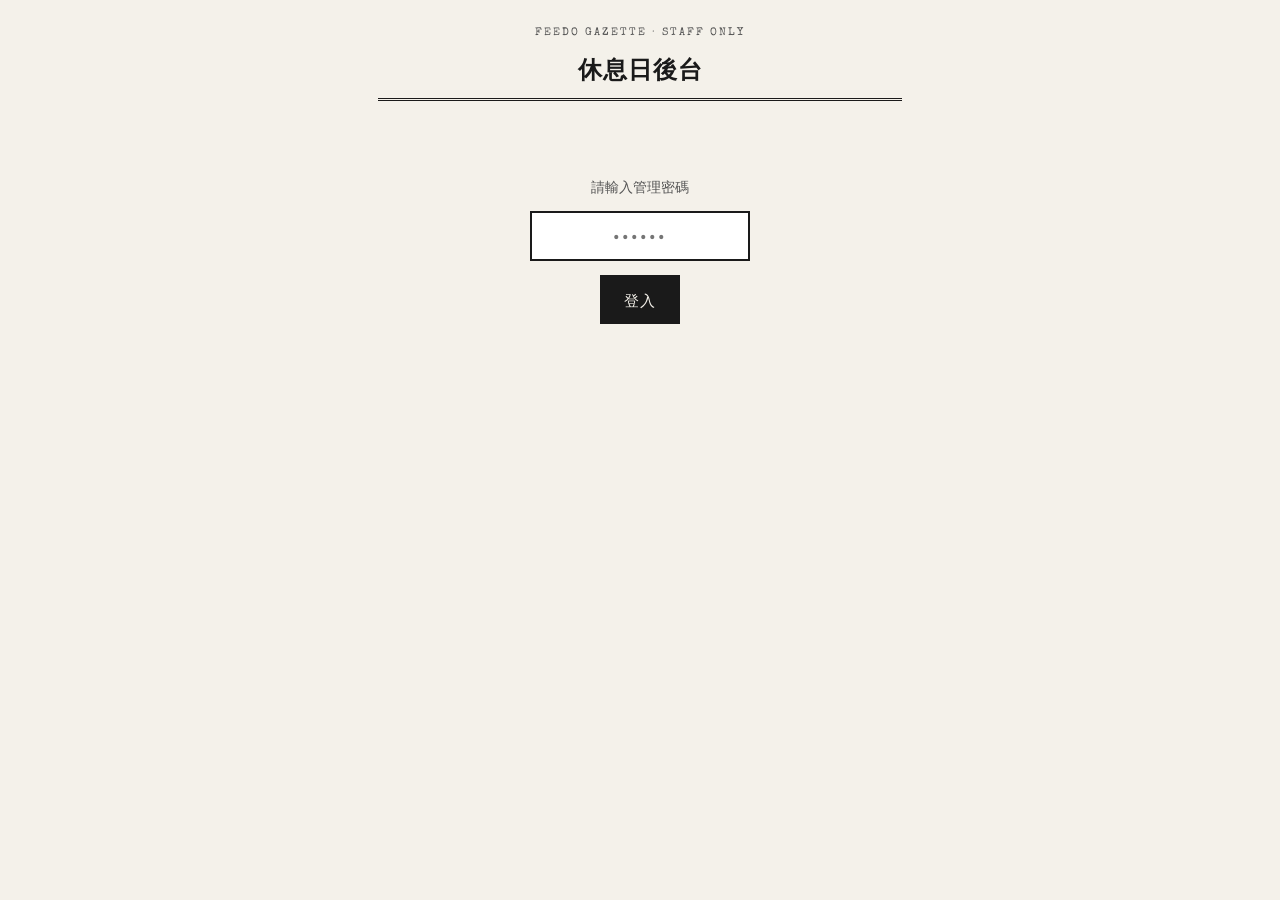
<file: admin.html>
<!DOCTYPE html>
<html lang="zh-Hant">
<head>
<meta charset="UTF-8">
<meta name="viewport" content="width=device-width,initial-scale=1">
<meta name="robots" content="noindex,nofollow">
<title>FEEDO · 休息日後台</title>
<style>
  @import url('https://fonts.googleapis.com/css2?family=Oswald:wght@400;600&family=Special+Elite&display=swap');
  :root{
    --ink:#1a1a1a; --ink-soft:#555; --paper:#f4f1ea; --line:#1a1a1a;
    --accent:#9a2b1f; --closed:#9a2b1f;
  }
  *{box-sizing:border-box;-webkit-tap-highlight-color:transparent;}
  body{margin:0;background:var(--paper);color:var(--ink);
    font-family:'Oswald',"Noto Sans TC",sans-serif;line-height:1.6;}
  .wrap{max-width:560px;margin:0 auto;padding:24px 18px 64px;}
  header{border-bottom:3px double var(--line);padding-bottom:12px;margin-bottom:20px;text-align:center;}
  header .ed{font-family:'Special Elite';font-size:11px;letter-spacing:2px;color:var(--ink-soft);}
  header h1{font-size:24px;letter-spacing:1px;margin:6px 0 0;}
  /* 登入 */
  #login{text-align:center;padding:40px 0;}
  #login input{font-family:'Oswald';font-size:18px;padding:10px 14px;border:2px solid var(--line);
    background:#fff;text-align:center;letter-spacing:2px;width:220px;border-radius:0;}
  .btn{font-family:'Oswald';font-size:15px;letter-spacing:1px;padding:11px 22px;border:2px solid var(--line);
    background:var(--ink);color:var(--paper);cursor:pointer;border-radius:0;margin-top:14px;}
  .btn:hover{background:var(--accent);border-color:var(--accent);}
  .btn.ghost{background:transparent;color:var(--ink);}
  .btn.ghost:hover{background:var(--ink);color:var(--paper);}
  .hint{font-size:12px;color:var(--ink-soft);margin-top:10px;font-family:'Special Elite';}
  /* 月曆 */
  #app{display:none;}
  .calbar{display:flex;align-items:center;justify-content:space-between;margin-bottom:10px;}
  .calbar button{font-family:'Oswald';font-size:18px;width:40px;height:40px;border:2px solid var(--line);
    background:#fff;cursor:pointer;}
  .calbar .mtitle{font-size:18px;letter-spacing:1px;font-weight:600;}
  table.cal{width:100%;border-collapse:collapse;table-layout:fixed;}
  table.cal th{font-size:12px;color:var(--ink-soft);padding:6px 0;font-weight:400;}
  table.cal td{height:46px;text-align:center;vertical-align:middle;border:1px solid #ddd;
    cursor:pointer;font-size:15px;position:relative;user-select:none;}
  td.empty{cursor:default;background:repeating-linear-gradient(45deg,#eee,#eee 4px,#f4f1ea 4px,#f4f1ea 8px);}
  td.past{color:#bbb;cursor:not-allowed;background:#faf8f3;}
  td.weekly{background:#e9e3d7;color:#999;cursor:not-allowed;}
  td.weekly::after{content:'公休';position:absolute;bottom:2px;left:0;right:0;font-size:8px;color:#999;}
  td.holiday{background:var(--closed);color:#fff;font-weight:600;}
  td.holiday::after{content:'休';position:absolute;bottom:2px;left:0;right:0;font-size:8px;color:#fff;}
  td.today{outline:2px solid var(--accent);outline-offset:-2px;}
  .legend{display:flex;gap:16px;justify-content:center;margin:16px 0;font-size:12px;color:var(--ink-soft);}
  .legend span{display:inline-flex;align-items:center;gap:5px;}
  .sw{width:14px;height:14px;display:inline-block;border:1px solid #ccc;}
  .list{margin-top:18px;border-top:2px solid var(--line);padding-top:14px;}
  .list h3{font-size:14px;letter-spacing:1px;margin:0 0 10px;}
  .chip{display:inline-flex;align-items:center;gap:8px;background:#fff;border:1.5px solid var(--line);
    padding:6px 10px;margin:0 8px 8px 0;font-size:13px;font-family:'Special Elite';}
  .chip b{font-family:'Oswald';}
  .chip .x{cursor:pointer;color:var(--accent);font-weight:700;font-size:16px;line-height:1;}
  .empty-list{color:var(--ink-soft);font-size:13px;font-family:'Special Elite';}
  .status{text-align:center;font-size:12px;color:var(--ink-soft);margin-top:18px;min-height:18px;font-family:'Special Elite';}
  .status.ok{color:#2c7a3f;} .status.err{color:var(--accent);}
  .topbar{display:flex;justify-content:space-between;align-items:center;margin-bottom:16px;}
  .topbar .who{font-size:12px;color:var(--ink-soft);font-family:'Special Elite';}
  .topbar a{font-size:12px;color:var(--accent);cursor:pointer;text-decoration:underline;}
  .spin{display:inline-block;width:13px;height:13px;border:2px solid #ccc;border-top-color:var(--accent);
    border-radius:50%;animation:sp .7s linear infinite;vertical-align:-2px;}
  @keyframes sp{to{transform:rotate(360deg)}}
</style>
</head>
<body>
<div class="wrap">
  <header>
    <div class="ed">FEEDO GAZETTE · STAFF ONLY</div>
    <h1>休息日後台</h1>
  </header>

  <!-- 登入畫面 -->
  <div id="login">
    <p style="font-size:14px;color:var(--ink-soft);">請輸入管理密碼</p>
    <input id="pw" type="password" inputmode="numeric" placeholder="••••••" autocomplete="off">
    <br>
    <button class="btn" id="loginBtn">登入</button>
    <div class="hint" id="loginHint"></div>
  </div>

  <!-- 主畫面 -->
  <div id="app">
    <div class="topbar">
      <span class="who">已登入 · 點日期切換店休</span>
      <a id="logout">登出</a>
    </div>

    <div class="calbar">
      <button id="prev">‹</button>
      <span class="mtitle" id="mtitle">—</span>
      <button id="next">›</button>
    </div>
    <table class="cal">
      <thead><tr><th>日</th><th>一</th><th>二</th><th>三</th><th>四</th><th>五</th><th>六</th></tr></thead>
      <tbody id="calBody"></tbody>
    </table>

    <div class="legend">
      <span><i class="sw" style="background:var(--closed)"></i>臨時店休</span>
      <span><i class="sw" style="background:#e9e3d7"></i>每週公休</span>
      <span><i class="sw" style="outline:2px solid var(--accent);outline-offset:-2px"></i>今天</span>
    </div>

    <div class="list">
      <h3>目前設定的臨時店休</h3>
      <div id="chips"><span class="empty-list">尚無臨時店休</span></div>
    </div>

    <div class="status" id="status"></div>
  </div>
</div>

<script>
/* ============================================================
   ★★★ 設定區 ★★★
   把下面換成你部署 Apps Script 後拿到的網址：
   ============================================================ */
const API = "https://script.google.com/macros/s/AKfycbyBcqocUhu5vBcmpCrS3lHwlTEfVcWtc9YQK3-t3svAMVODMBfs3l_X9PoR6tBGPAiX/exec";

/* 固定每週公休（與訂購頁一致；0=日…6=六）。純顯示用，不可在此勾改。 */
const WEEKLY_CLOSED = [2];

let token = "";            // 登入後保存密碼，後續寫入用
let holidays = [];         // ['YYYY-MM-DD', ...]
let view = new Date();     // 目前顯示的月份
view.setDate(1);

const $ = id => document.getElementById(id);
const pad = n => String(n).padStart(2,'0');
const ymd = d => `${d.getFullYear()}-${pad(d.getMonth()+1)}-${pad(d.getDate())}`;
const todayStr = ymd(new Date());

// ---------- 登入 ----------
$('loginBtn').onclick = doLogin;
$('pw').addEventListener('keydown', e=>{ if(e.key==='Enter') doLogin(); });

async function doLogin(){
  const pw = $('pw').value.trim();
  if(!pw){ $('loginHint').textContent='請輸入密碼'; return; }
  $('loginHint').innerHTML = '<span class="spin"></span> 驗證中…';
  try{
    const r = await fetch(`${API}?action=list&pw=${encodeURIComponent(pw)}`, {cache:'no-store'});
    const j = await r.json();
    if(j.error==='auth'){ $('loginHint').textContent='密碼錯誤'; return; }
    token = pw;
    holidays = Array.isArray(j.holidays)? j.holidays : [];
    $('login').style.display='none';
    $('app').style.display='block';
    render();
  }catch(e){
    $('loginHint').textContent='連線失敗，請確認後端網址';
  }
}

$('logout').onclick = ()=>{ token=''; $('pw').value=''; $('loginHint').textContent='';
  $('app').style.display='none'; $('login').style.display='block'; };

// ---------- 月曆 ----------
$('prev').onclick = ()=>{ view.setMonth(view.getMonth()-1); render(); };
$('next').onclick = ()=>{ view.setMonth(view.getMonth()+1); render(); };

function render(){
  $('mtitle').textContent = `${view.getFullYear()} 年 ${view.getMonth()+1} 月`;
  const y=view.getFullYear(), m=view.getMonth();
  const first=new Date(y,m,1).getDay();
  const days=new Date(y,m+1,0).getDate();
  let html='', cell=0, row='<tr>';
  for(let i=0;i<first;i++){ row+='<td class="empty"></td>'; cell++; }
  for(let d=1;d<=days;d++){
    const dateObj=new Date(y,m,d);
    const s=ymd(dateObj);
    let cls=[];
    if(WEEKLY_CLOSED.includes(dateObj.getDay())) cls.push('weekly');
    else if(holidays.includes(s)) cls.push('holiday');
    if(s<todayStr) cls.push('past');
    if(s===todayStr) cls.push('today');
    const clickable = !cls.includes('weekly') && !cls.includes('past');
    row+=`<td class="${cls.join(' ')}" ${clickable?`data-d="${s}"`:''}>${d}</td>`;
    cell++;
    if(cell%7===0){ row+='</tr>'; html+=row; row='<tr>'; }
  }
  if(cell%7!==0){ while(cell%7!==0){ row+='<td class="empty"></td>'; cell++; } row+='</tr>'; html+=row; }
  $('calBody').innerHTML=html;
  $('calBody').querySelectorAll('td[data-d]').forEach(td=>{
    td.onclick=()=>toggle(td.dataset.d);
  });
  renderChips();
}

function renderChips(){
  const sorted=[...holidays].sort();
  if(!sorted.length){ $('chips').innerHTML='<span class="empty-list">尚無臨時店休</span>'; return; }
  $('chips').innerHTML = sorted.map(s=>{
    const d=new Date(s+'T00:00:00');
    const wk=['日','一','二','三','四','五','六'][d.getDay()];
    return `<span class="chip"><b>${d.getMonth()+1}/${d.getDate()}</b>（${wk}）<span class="x" data-d="${s}">×</span></span>`;
  }).join('');
  $('chips').querySelectorAll('.x').forEach(x=> x.onclick=()=>toggle(x.dataset.d));
}

// ---------- 切換 + 寫回後端 ----------
let busy=false;
async function toggle(s){
  if(busy) return;
  const adding = !holidays.includes(s);
  // 樂觀更新 UI
  if(adding) holidays.push(s); else holidays=holidays.filter(x=>x!==s);
  render();
  setStatus('<span class="spin"></span> 儲存中…','');
  busy=true;
  try{
    const r=await fetch(API,{
      method:'POST',
      headers:{'Content-Type':'text/plain;charset=utf-8'},
      body:JSON.stringify({action: adding?'add':'remove', date:s, pw:token})
    });
    const j=await r.json();
    if(j.error){ throw new Error(j.error); }
    holidays = Array.isArray(j.holidays)? j.holidays : holidays;
    render();
    setStatus(adding?`✓ 已設定 ${s} 店休`:`✓ 已取消 ${s} 店休`,'ok');
  }catch(e){
    // 回滾
    if(adding) holidays=holidays.filter(x=>x!==s); else holidays.push(s);
    render();
    setStatus('儲存失敗，請重試','err');
  }finally{ busy=false; }
}

function setStatus(msg,kind){
  const el=$('status'); el.className='status '+(kind||''); el.innerHTML=msg;
  if(kind==='ok'){ clearTimeout(window._st); window._st=setTimeout(()=>{el.innerHTML='';el.className='status';},2500); }
}
</script>
</body>
</html>
</file>
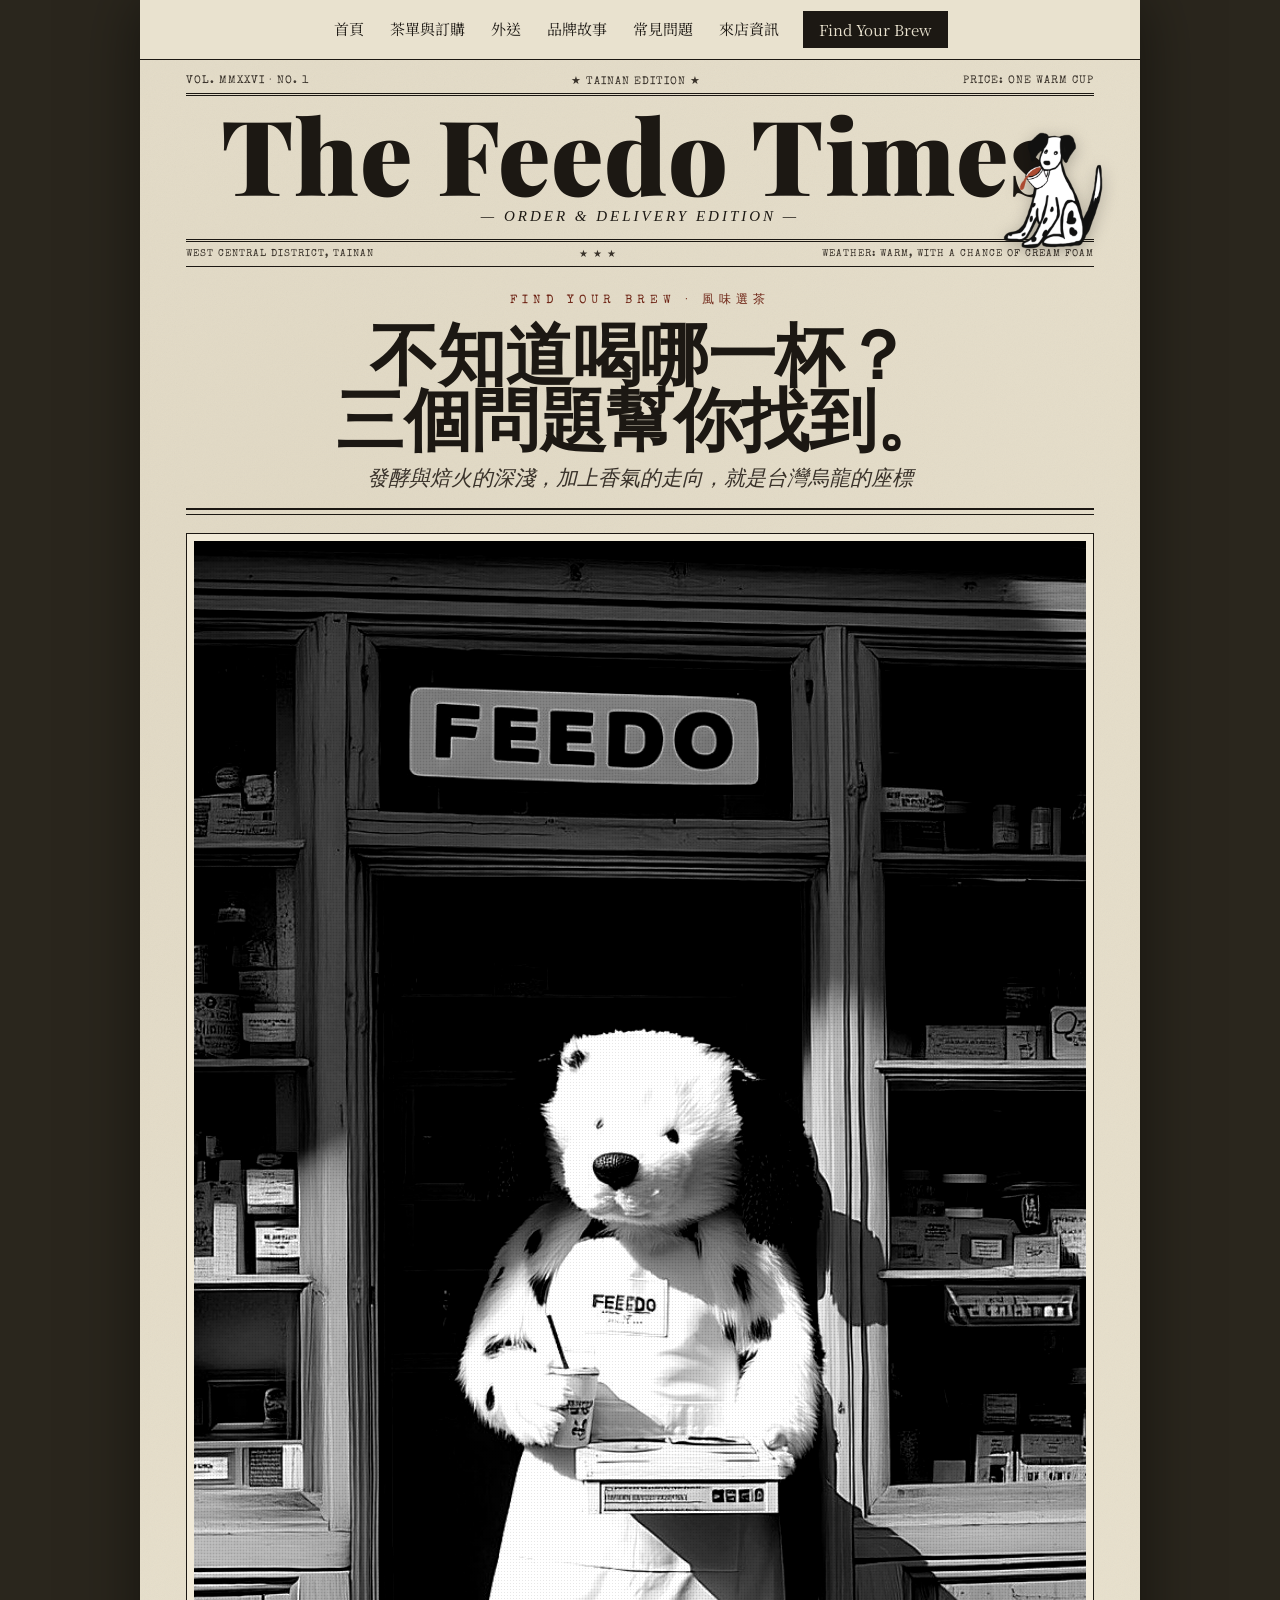
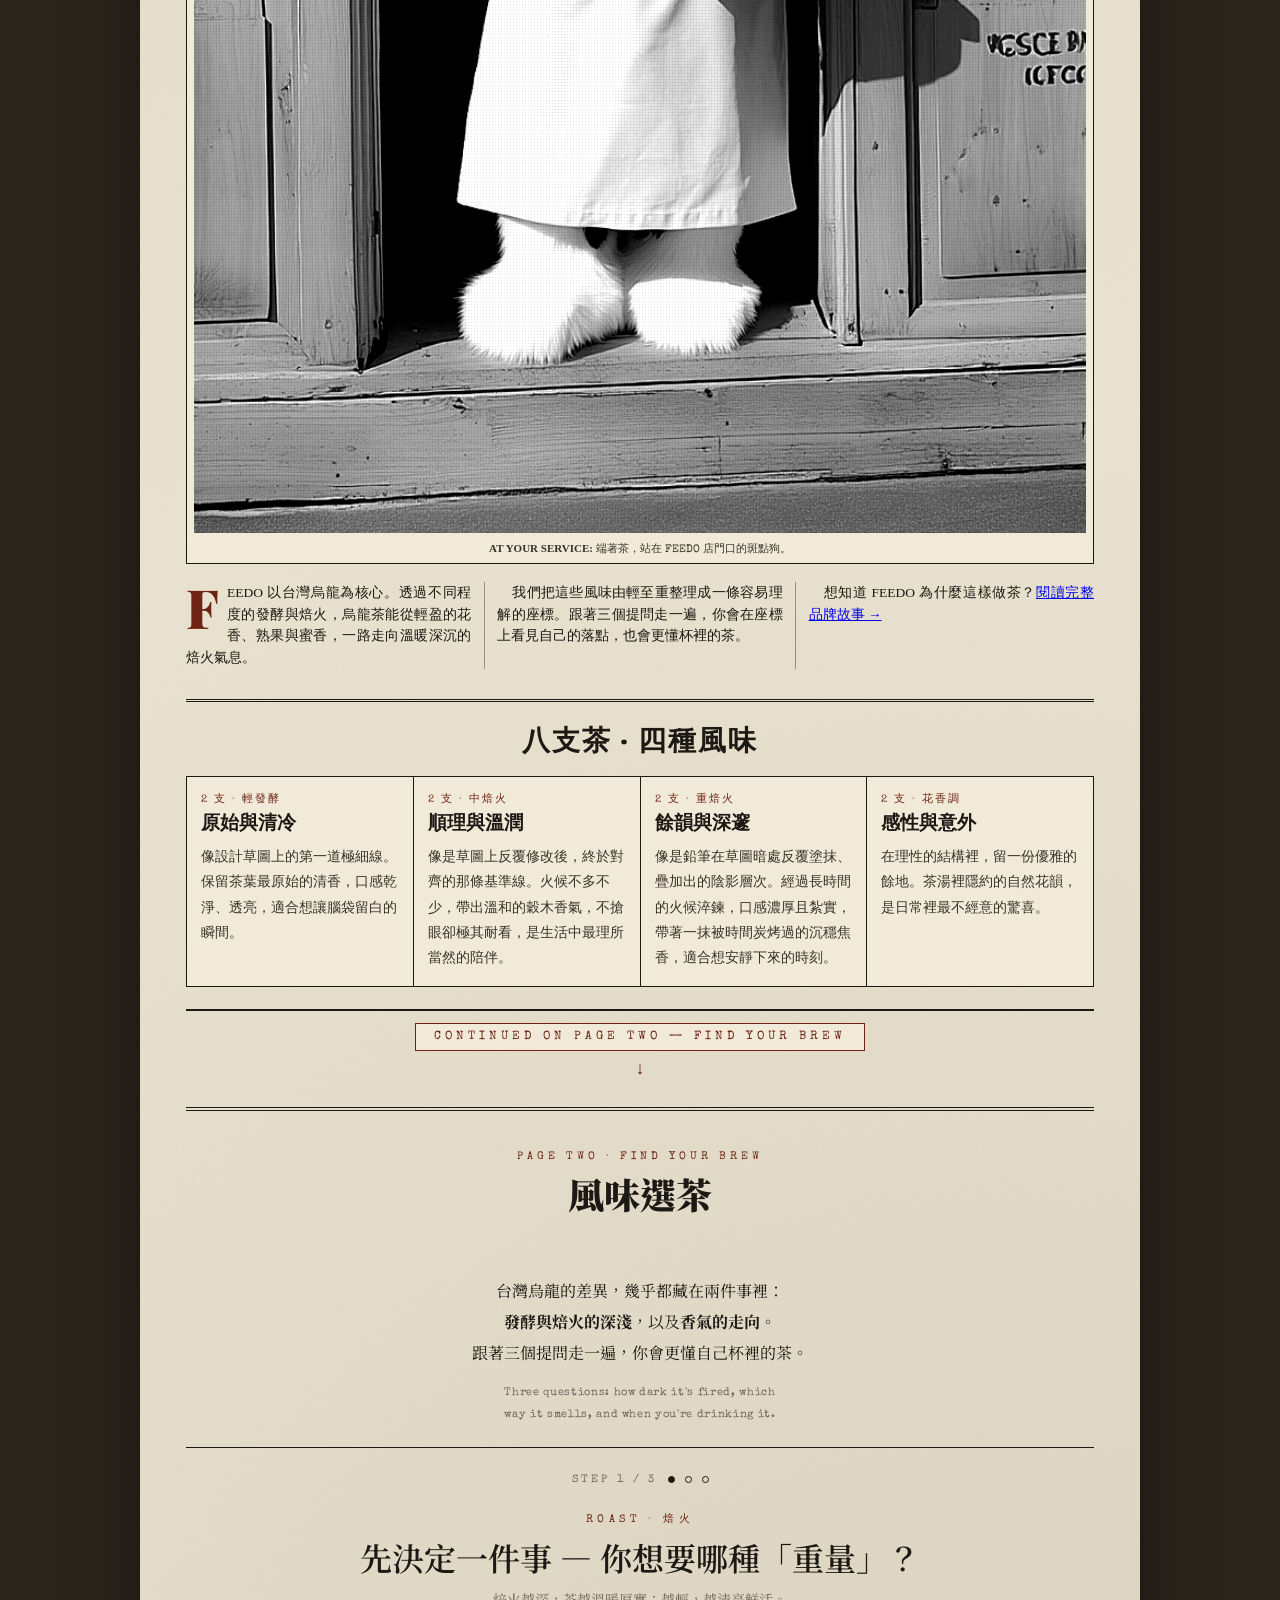
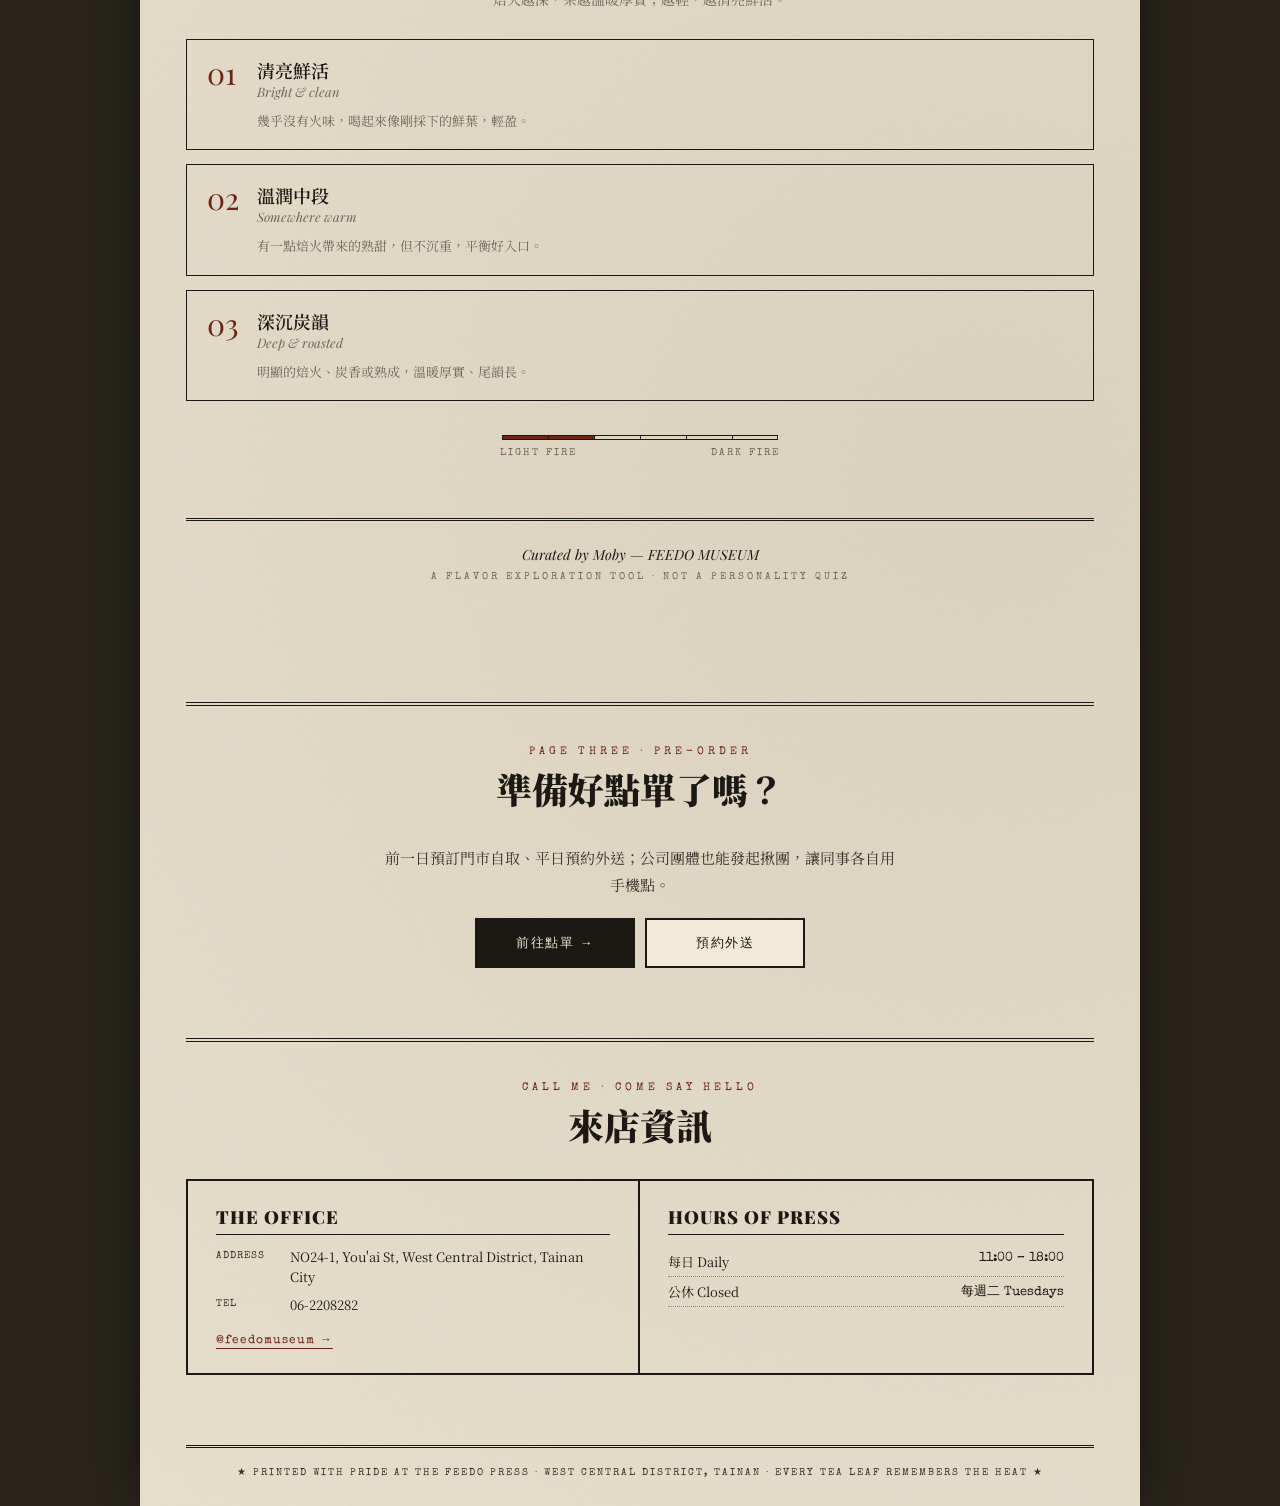
<file: story.html>
<!DOCTYPE html>
<html lang="zh-Hant">
<head>
<meta charset="UTF-8">
<meta name="viewport" content="width=device-width, initial-scale=1.0">
<title>風味選茶｜FEEDO MUSEUM・The Feedo Times</title>
<meta name="description" content="不知道喝哪一杯？三個問題帶你走一遍台灣烏龍的風味座標——發酵與焙火的深淺、香氣的走向，找到屬於你的那支茶，再直接前往點單。">
<link rel="canonical" href="https://order.feedomuseum.com/story.html">
<meta property="og:type" content="website">
<meta property="og:site_name" content="FEEDO MUSEUM">
<meta property="og:locale" content="zh_TW">
<meta property="og:title" content="風味選茶｜FEEDO MUSEUM">
<meta property="og:description" content="三個問題，幫你在台灣烏龍的風味座標上找到自己的落點。">
<meta property="og:url" content="https://order.feedomuseum.com/story.html">
<meta property="og:image" content="https://feedomuseum.com/images/og.jpg">
<meta name="twitter:card" content="summary_large_image">
<link rel="preconnect" href="https://fonts.googleapis.com">
<link rel="preconnect" href="https://fonts.gstatic.com" crossorigin>
<link href="https://fonts.googleapis.com/css2?family=Playfair+Display:ital,wght@0,400;0,700;0,900;1,400;1,700;1,900&family=Old+Standard+TT:ital,wght@0,400;0,700;1,400&family=Special+Elite&family=Noto+Serif+TC:wght@300;400;600&display=swap" rel="stylesheet">
<link rel="stylesheet" href="style.css?v=20260920e">
</head>
<body>
<div class="gazette">

  <nav>
    <a href="https://feedomuseum.com/">首頁</a>
    <a href="./">茶單與訂購</a>
    <a href="./#delivery">外送</a>
    <a href="https://feedomuseum.com/story.html">品牌故事</a>
    <a href="https://feedomuseum.com/faq.html">常見問題</a>
    <a href="#visit">來店資訊</a>
    <a href="#finder" class="feature here">Find Your Brew</a>
  </nav>

  <div class="pad" id="top">
    <!-- 報頭 -->
    <div class="masthead-top">
      <span>Vol. MMXXVI &middot; No. 1</span>
      <span>&#9733; Tainan Edition &#9733;</span>
      <span>Price: One Warm Cup</span>
    </div>
    <div class="masthead">
      <h1><a href="https://feedomuseum.com/">The Feedo Times</a></h1>
      <div class="sub">&mdash; Order &amp; Delivery Edition &mdash;</div>
      <div class="mast-dog" id="mastDog" title="汪!"><img src="images/feedo-dog.png" alt="Feedo dog"></div>
    </div>
    <div class="dateline">
      <span>West Central District, Tainan</span>
      <span>&#9733; &#9733; &#9733;</span>
      <span>Weather: Warm, with a chance of cream foam</span>
    </div>

    <!-- 頭版：風味選茶 -->
    <div class="lead" id="story">
      <div class="kicker">Find Your Brew &middot; 風味選茶</div>
      <h2>不知道喝哪一杯？<br>三個問題幫你找到。</h2>
      <div class="deck">發酵與焙火的深淺，加上香氣的走向，就是台灣烏龍的座標</div>

      <hr class="rule2"><hr class="rule1">

      <figure class="hero-fig">
        <div class="imgwrap"><img src="images/hero-mascot.jpg" alt="FEEDO 的斑點狗端著茶站在店門口"></div>
        <figcaption><b>AT YOUR SERVICE:</b> 端著茶，站在 FEEDO 店門口的斑點狗。</figcaption>
      </figure>

      <div class="lead-cols">
        <p>FEEDO 以台灣烏龍為核心。透過不同程度的發酵與焙火，烏龍茶能從輕盈的花香、熟果與蜜香，一路走向溫暖深沉的焙火氣息。</p>
        <p>我們把這些風味由輕至重整理成一條容易理解的座標。跟著三個提問走一遍，你會在座標上看見自己的落點，也會更懂杯裡的茶。</p>
        <p>想知道 FEEDO 為什麼這樣做茶？<a href="https://feedomuseum.com/story.html">閱讀完整品牌故事 &rarr;</a></p>
      </div>


      <!-- 八支茶・四種風味 -->
      <div class="notes">
        <h3 class="notes-h">八支茶 &middot; 四種風味</h3>
        <div class="notes-grid">
          <div class="note"><p class="note-k">2 支 &middot; 輕發酵</p><h4>原始與清冷</h4><p>像設計草圖上的第一道極細線。保留茶葉最原始的清香，口感乾淨、透亮，適合想讓腦袋留白的瞬間。</p></div>
          <div class="note"><p class="note-k">2 支 &middot; 中焙火</p><h4>順理與溫潤</h4><p>像是草圖上反覆修改後，終於對齊的那條基準線。火候不多不少，帶出溫和的穀木香氣，不搶眼卻極其耐看，是生活中最理所當然的陪伴。</p></div>
          <div class="note"><p class="note-k">2 支 &middot; 重焙火</p><h4>餘韻與深邃</h4><p>像是鉛筆在草圖暗處反覆塗抹、疊加出的陰影層次。經過長時間的火候淬鍊，口感濃厚且紮實，帶著一抹被時間炭烤過的沉穩焦香，適合想安靜下來的時刻。</p></div>
          <div class="note"><p class="note-k">2 支 &middot; 花香調</p><h4>感性與意外</h4><p>在理性的結構裡，留一份優雅的餘地。茶湯裡隱約的自然花韻，是日常裡最不經意的驚喜。</p></div>
        </div>
      </div>

      <!-- 轉版指引 -->
      <div class="turn-to">
        <hr>
        <a href="#finder">Continued on Page Two &mdash; Find Your Brew</a>
        <span class="arrow">&#8595;</span>
      </div>
    </div>



    <!-- ===== 第二版: 選茶風味地圖 ===== -->
    <div class="section reveal" id="finder">
      <div class="sec-banner"><div class="ed">Page Two &middot; Find Your Brew</div><h3>風味選茶</h3></div>
<section class="intro">
    <p>台灣烏龍的差異，幾乎都藏在兩件事裡：<b>發酵與焙火的深淺</b>，以及<b>香氣的走向</b>。<br>跟著三個提問走一遍，你會更懂自己杯裡的茶。</p>
    <p class="en">Three questions: how dark it's fired, which way it smells, and when you're drinking it.</p>
  </section>

  <section class="stage">
    <div class="stepbar" id="stepbar"></div>
    <div id="quiz"></div>

    <!-- RESULT -->
    <div class="result" id="result">
      <p class="r-eyebrow">Your Tea Profile</p>
      <div class="r-card">
        <div class="r-head">
          <p class="r-roast" id="r-roast"></p>
          <h2 class="r-name" id="r-name"></h2>
          <p class="r-en" id="r-en"></p>
        </div>
        <div class="r-body">
          <p class="r-tagline" id="r-tagline"></p>
          <dl class="r-specs" id="r-specs"></dl>
          <div class="r-notes">
            <p class="lab">Flavor Notes · 風味關鍵字</p>
            <div class="chips" id="r-chips"></div>
          </div>

          <div class="r-map">
            <p class="lab">Flavor Map · 你的落點</p>
            <p class="map-hint">台灣烏龍是一片連續的光譜 — 橫軸是焙火深淺，縱軸是香氣走向。你的茶亮起來了。</p>
            <svg id="map-svg" viewBox="0 0 320 280" role="img" aria-label="台灣烏龍風味地圖"></svg>
          </div>

          <p class="r-for" id="r-for"></p>
          <div class="r-actions">
            <a class="btn" id="r-menu" href="./#menu">去點這杯 →</a>
            <button class="btn ghost" id="r-restart">重新探索</button>
          </div>
          <div class="alt">
            <p class="lab">風味相近 · 也值得一試</p>
            <div class="alt-row" id="r-alt"></div>
          </div>

          <div class="floral">
            <p class="floral-lab">Beyond Taiwan · 花香另選</p>
            <p class="floral-intro">這兩支走的是花香路線，但不是台灣茶 — 想換個清爽心情時的選擇。</p>
            <div class="floral-grid" id="r-floral"></div>
          </div>
        </div>
      </div>
    </div>
  </section>

  <footer class="foot">
    <p class="moby">Curated by Moby — FEEDO MUSEUM</p>
    <p class="meta">A flavor exploration tool · not a personality quiz</p>
  </footer>
    </div>

    <!-- ===== 前往點單 ===== -->
    <div class="section reveal order-cta">
      <div class="sec-banner"><div class="ed">Page Three &middot; Pre-Order</div><h3>準備好點單了嗎？</h3></div>
      <p class="cta-deck">前一日預訂門市自取、平日預約外送；公司團體也能發起揪團，讓同事各自用手機點。</p>
      <div class="cta-btns">
        <a class="cta pri" href="./#menu">前往點單 &rarr;</a>
        <a class="cta" href="./#delivery">預約外送</a>
      </div>
    </div>
    <!-- ===== 店家資訊 ===== -->
    <div class="section reveal" id="visit">
      <div class="sec-banner"><div class="ed">Call Me &middot; Come Say Hello</div><h3>來店資訊</h3></div>
      <div class="info-cols">
        <div class="info-c">
          <h4>The Office</h4>
          <div class="irow"><span class="k">Address</span><span>NO24-1, You'ai St, West Central District, Tainan City</span></div>
          <div class="irow"><span class="k">Tel</span><span><a href="tel:+88662208282" style="color:inherit;text-decoration:none;">06-2208282</a></span></div>
          <a href="https://www.instagram.com/feedomuseum" class="ig-link" target="_blank" rel="noopener">@feedomuseum &rarr;</a>
        </div>
        <div class="info-c">
          <h4>Hours of Press</h4>
          <div class="hrow"><span>每日 Daily</span><span>11:00 &ndash; 18:00</span></div>
          <div class="hrow"><span>公休 Closed</span><span>每週二 Tuesdays</span></div>
        </div>
      </div>
    </div>

    <div class="colophon">&#9733; Printed With Pride At The Feedo Press &middot; West Central District, Tainan &middot; Every Tea Leaf Remembers The Heat &#9733;</div>
  </div>
</div>

<div class="toast" id="toast"></div>

<script>
  const io=new IntersectionObserver(es=>es.forEach(e=>{if(e.isIntersecting)e.target.classList.add('in');}),{threshold:0.1});
  document.querySelectorAll('.reveal').forEach(el=>io.observe(el));

  // 點報頭的狗 → 趣味汪叫 + 搖一下
  const md=document.getElementById('mastDog');
  if(md){md.addEventListener('click',()=>{const img=md.querySelector('img');img.style.animation='none';void img.offsetWidth;img.style.animation='dogTilt .6s ease';showToast('\u6c6a\uff01\u6b61\u8fce\u5149\u81e8 FEEDO \u2615');});}
  function showToast(m){const el=document.getElementById('toast');el.textContent=m;el.classList.add('show');clearTimeout(window._tt);window._tt=setTimeout(()=>el.classList.remove('show'),2000);}
</script>
<script>

/* ---------- Tea database (from FEEDO menu) ---------- */
const TEAS = {
  qingxin: {
    name:"青心烏龍", en:"High-Mountain Oolong", roast:"未焙火 · 清香型",
    tagline:"來自 1250 公尺高山的清冷花香，尾韻乾淨回甘。山頭氣鮮明，湯質滑順、富果膠，喉韻悠長而純淨。",
    specs:[["發酵","輕發酵"],["焙火","無 / 極輕"],["茶湯","蜜綠透亮"],["產地","獅頭高山"]],
    chips:["高山花香","山頭氣","果膠滑順","純淨甘甜"],
    forwho:"高山韻底，留給願意慢下來的人。",
    fire:8, aroma:15, soup:"#cdd97a"
  },
  sijichun: {
    name:"四季春烏龍", en:"Four-Season Spring", roast:"低溫慢焙 · 花香型",
    tagline:"梔子與野薑花，明亮奔放的白色花香。比賽級覆火工藝去青留香，草青味昇華成焦糖般的細緻甜韻。",
    specs:[["發酵","輕發酵"],["焙火","低溫慢焙"],["茶湯","金黃明亮"],["工法","比賽工法"]],
    chips:["百花奔放","梔子花","焦糖甜韻","清爽滑順"],
    forwho:"想醒醒腦的你 — 花香奔放、喚醒感官。",
    fire:45, aroma:32, soup:"#e3c558"
  },
  dongding: {
    name:"凍頂烏龍", en:"Dong Ding Oolong", roast:"輕焙 · 清揚型",
    tagline:"清雅花香中帶一縷焙韻，湯色金黃明亮。中發酵配合輕焙，喉韻溫潤，口感比青心多一分熟甜。",
    specs:[["發酵","中發酵"],["焙火","輕焙"],["茶湯","金黃明亮"],["形","半球形"]],
    chips:["清雅花香","一縷焙韻","溫潤回甘","湯色金黃"],
    forwho:"喜歡清爽又想多一分層次的你 — 花香帶焙韻。",
    fire:22, aroma:62, soup:"#c98a3c"
  },
  honghei: {
    name:"小葉紅茶｜蜜韻", en:"Honey Black Tea", roast:"全發酵 · 蜜香型",
    tagline:"天然蜜香與熟果，比一般紅茶更不澀、更順口。台灣小葉種製成的紅茶，溫潤好入口。",
    specs:[["發酵","全發酵"],["焙火","輕"],["茶湯","橙紅明亮"],["品種","台灣小葉種"]],
    chips:["天然蜜香","熟果","溫潤","順口不澀"],
    forwho:"喜歡溫柔蜜香的你 — 順口不澀、好入口。",
    fire:22, aroma:80, soup:"#c25a2a"
  },
  redoolong: {
    name:"台東紅烏龍", en:"Taitung Red Oolong", roast:"重發酵重焙 · 果蜜型",
    tagline:"熟成果香裹著蜂蜜，圓潤飽滿。台東紅烏龍，重發酵與重焙火的完美平衡，數十小時低溫烘焙，琥珀透亮。",
    specs:[["發酵","重發酵"],["焙火","數十小時低溫焙"],["茶湯","琥珀透亮"],["產地","台東"]],
    chips:["熟成果香","蜂蜜甜","圓潤厚實","琥珀"],
    forwho:"搭配甜點時的你 — 果蜜熟香、與甜食最契合。",
    fire:72, aroma:85, soup:"#a8431f"
  },
  charcoal: {
    name:"炭焙烏龍", en:"Charcoal Roasted Oolong", roast:"重焙火 · 炭韻型",
    tagline:"炭火焦香，收在一絲沉穩的木質尾韻。傳統龍眼木炭焙，慢火細烘把苦澀轉化為溫潤焙香。",
    specs:[["發酵","中發酵"],["焙火","龍眼木重炭焙"],["茶湯","深琥珀"],["韻","木質尾韻"]],
    chips:["炭火焦香","木質尾韻","沉穩安定","溫潤焙香"],
    forwho:"雨後或午後想放鬆的你 — 火香溫暖、提供安定感。",
    fire:92, aroma:55, soup:"#6e3a22"
  }
};

/* ---------- Floral, non-Taiwan teas (shown separately, not scored) ---------- */
const FLORAL = {
  jasmine: {
    name:"茉莉綠茶（五印）", en:"Jasmine Green · Five Seals",
    note:"五次窨製，茉莉香透進茶骨。最高等級的清涼舒壓，極致清爽。",
    chips:["茉莉花窨","極致清爽","舒壓"]
  },
  earlgrey: {
    name:"伯爵茶｜經典", en:"Earl Grey",
    note:"佛手柑的清新柑橘香與紅茶結合，適合想換個心情、或搭配點心的時刻。",
    chips:["佛手柑","柑橘清香","換個心情"]
  }
};

/* ---------- Questions (flavor axes, not personality) ---------- */
const QUESTIONS = [
  {
    eyebrow:"Roast · 焙火",
    title:"先決定一件事 — 你想要哪種<span class=\"nb\">「重量」？</span>",
    sub:"焙火越深，茶越溫暖厚實；越輕，越清亮鮮活。",
    meter:["Light Fire","Dark Fire"],
    options:[
      {label:"Bright & clean", zh:"清亮鮮活", desc:"幾乎沒有火味，喝起來像剛採下的鮮葉，輕盈。", roast:0},
      {label:"Somewhere warm", zh:"溫潤中段", desc:"有一點焙火帶來的熟甜，但不沉重，平衡好入口。", roast:1},
      {label:"Deep & roasted", zh:"深沉炭韻", desc:"明顯的焙火、炭香或熟成，溫暖厚實、尾韻長。", roast:2},
    ],
    key:"roast"
  },
  {
    eyebrow:"Aroma · 香氣",
    title:"再選香氣的走向 — 你被哪種味道吸引？",
    sub:"同樣的焙火程度，香氣方向會把你帶到不同的茶。",
    meter:["Floral","Honeyed"],
    options:[
      {label:"Flowers & fresh air", zh:"花香 / 清香", desc:"高山花香、梔子、野薑花 — 清新、上揚、讓人清醒。", aroma:0},
      {label:"Caramel & ripe fruit", zh:"焦糖 / 熟果", desc:"焙火轉化的焦糖、熟果、蜜甜 — 飽滿、療癒。", aroma:1},
    ],
    key:"aroma"
  },
  {
    eyebrow:"Moment · 場景",
    title:"最後一題 — 這杯茶陪你做什麼？",
    sub:"場景幫我們在相近的茶之間，挑出最對的那一支。",
    meter:["Refresh","Settle"],
    options:[
      {label:"Reset & refresh", zh:"清醒 / 解膩", desc:"飯後、需要專注、想被叫醒的時刻。", scene:"refresh"},
      {label:"Slow & unwind", zh:"慢飲 / 放鬆", desc:"午後、雨天、想靜下來想事情。", scene:"settle"},
      {label:"With something sweet", zh:"配甜點", desc:"有甜食、想要甜香交融的時刻。", scene:"dessert"},
    ],
    key:"scene"
  }
];

/* ---------- Scoring: map answers → a tea ---------- */
function pickTea(a){
  const {roast, aroma, scene} = a;
  // dessert pairing short-circuits to the honey/fruit teas
  if(scene==="dessert"){
    if(roast===2 || aroma===1) return "redoolong";
    return "honghei";
  }
  // LIGHT fire
  if(roast===0){
    if(aroma===0) return "qingxin";   // light + floral → high-mountain
    return "honghei"; // light fire + honeyed → honey black
  }
  // MID fire
  if(roast===1){
    if(aroma===0) return "sijichun";
    return "dongding";
  }
  // DARK fire
  if(aroma===0) return "dongding";   // dark + floral leaning → deep roasted but aromatic
  return scene==="settle" ? "charcoal" : "redoolong";
}

/* near neighbours for the "also try" row */
const NEIGHBORS = {
  qingxin:["sijichun","honghei"],
  sijichun:["qingxin","dongding"],
  dongding:["sijichun","charcoal"],
  honghei:["redoolong","qingxin"],
  redoolong:["dongding","charcoal"],
  charcoal:["dongding","redoolong"]
};

/* ---------- Engine ---------- */
const answers={};
let step=0;
const quiz=document.getElementById('quiz');
const result=document.getElementById('result');
const stepbar=document.getElementById('stepbar');

function renderStepbar(){
  let h='<span>STEP '+(step+1)+' / '+QUESTIONS.length+'</span>';
  for(let i=0;i<QUESTIONS.length;i++) h+='<span class="dot'+(i<=step?' on':'')+'"></span>';
  stepbar.innerHTML=h;
}

function renderQuestion(){
  const q=QUESTIONS[step];
  renderStepbar();
  let opts='';
  q.options.forEach((o,i)=>{
    opts+=`<button class="choice" data-i="${i}">
      <span class="c-num">${String(i+1).padStart(2,'0')}</span>
      <span class="c-body">
        <span class="c-zh">${o.zh}</span>
        <span class="c-label">${o.label}</span>
        <span class="c-desc">${o.desc}</span>
      </span></button>`;
  });
  // meter
  let segs='';
  const total=6, fillN = step===0?2:step===1?3:4;
  for(let i=0;i<total;i++) segs+=`<span class="seg${i<fillN?' fill':''}"></span>`;
  const backBtn = step>0 ? `<button class="back" id="backBtn">← 上一題</button>`:'';

  quiz.innerHTML=`
    <p class="q-eyebrow">${q.eyebrow}</p>
    <h2 class="q-title">${q.title}</h2>
    <p class="q-sub">${q.sub}</p>
    <div class="choices">${opts}</div>
    <div class="meter">${segs}</div>
    <div class="meter-cap"><span>${q.meter[0]}</span><span>${q.meter[1]}</span></div>
    ${backBtn}
  `;
  quiz.querySelectorAll('.choice').forEach(b=>{
    b.addEventListener('click',()=>choose(parseInt(b.dataset.i)));
  });
  const bb=document.getElementById('backBtn');
  if(bb) bb.addEventListener('click',()=>{step--;renderQuestion();});
}

function choose(i){
  const q=QUESTIONS[step];
  const o=q.options[i];
  if('roast'in o) answers.roast=o.roast;
  if('aroma'in o) answers.aroma=o.aroma;
  if('scene'in o) answers.scene=o.scene;
  if(step<QUESTIONS.length-1){step++;renderQuestion();}
  else showResult();
}

/* short label for map dots */
/* 對應點單頁 MENU 的品項順序（「去點這杯」用） */
const MENU_INDEX={dongding:0,qingxin:1,sijichun:2,charcoal:3,redoolong:4,honghei:5};

const SHORT={qingxin:"青心",sijichun:"四季春",dongding:"凍頂",honghei:"蜜韻紅",redoolong:"紅烏龍",charcoal:"炭焙"};

/* draw the flavor map; highlight `key` */
function renderMap(key){
  const svg=document.getElementById('map-svg');
  const W=320,H=280, pad={l:34,r:16,t:16,b:34};
  const x=v=>pad.l+(v/100)*(W-pad.l-pad.r);
  const y=v=>pad.t+(v/100)*(H-pad.t-pad.b); // aroma 0 (floral) at top
  let g='';
  // grid
  for(let i=0;i<=4;i++){
    const gx=pad.l+i/4*(W-pad.l-pad.r);
    const gy=pad.t+i/4*(H-pad.t-pad.b);
    g+=`<line class="map-grid" x1="${gx}" y1="${pad.t}" x2="${gx}" y2="${H-pad.b}"/>`;
    g+=`<line class="map-grid" x1="${pad.l}" y1="${gy}" x2="${W-pad.r}" y2="${gy}"/>`;
  }
  // axes
  g+=`<line class="map-axis" x1="${pad.l}" y1="${H-pad.b}" x2="${W-pad.r}" y2="${H-pad.b}"/>`;
  g+=`<line class="map-axis" x1="${pad.l}" y1="${pad.t}" x2="${pad.l}" y2="${H-pad.b}"/>`;
  // axis labels (kept inside viewBox)
  g+=`<text class="map-axlabel" x="${pad.l}" y="${H-8}">輕焙</text>`;
  g+=`<text class="map-axlabel" x="${W-pad.r}" y="${H-8}" text-anchor="end">重焙</text>`;
  g+=`<text class="map-axlabel" x="13" y="${pad.t+4}" transform="rotate(-90 13 ${pad.t+4})">花香</text>`;
  g+=`<text class="map-axlabel" x="13" y="${H-pad.b}" transform="rotate(-90 13 ${H-pad.b})" text-anchor="end">蜜熟</text>`;
  // other teas
  for(const k in TEAS){
    if(k===key) continue;
    const t=TEAS[k];
    const dx=x(t.fire), flip = dx > W*0.62;   // 太靠右就把名字翻到左邊，不然會被切掉
    g+=`<circle class="map-dot" cx="${dx}" cy="${y(t.aroma)}" r="4"/>`;
    g+=`<text class="map-dot-label" x="${dx+(flip?-8:8)}" y="${y(t.aroma)+3.5}"${flip?' text-anchor="end"':''}>${SHORT[k]}</text>`;
  }
  // highlighted tea
  const t=TEAS[key];
  g+=`<circle class="map-you-ring" cx="${x(t.fire)}" cy="${y(t.aroma)}" r="7"/>`;
  g+=`<circle class="map-you" cx="${x(t.fire)}" cy="${y(t.aroma)}" r="6"/>`;
  const yx=x(t.fire), yflip = yx > W*0.62;
  g+=`<text class="map-you-label" x="${yx+(yflip?-11:11)}" y="${y(t.aroma)+4}"${yflip?' text-anchor="end"':''}>${SHORT[key]}</text>`;
  svg.innerHTML=g;
}

/* shared render for a tea result */
function renderTea(key){
  const t=TEAS[key];
  document.getElementById('r-roast').textContent=t.roast;
  document.getElementById('r-name').textContent=t.name;
  document.getElementById('r-en').textContent=t.en;
  document.getElementById('r-tagline').textContent=t.tagline;
  document.getElementById('r-specs').innerHTML=t.specs.map(s=>`<div class="r-spec"><dt>${s[0]}</dt><dd>${s[1]}</dd></div>`).join('');
  document.getElementById('r-chips').innerHTML=t.chips.map(c=>`<span class="chip">${c}</span>`).join('');
  document.getElementById('r-for').innerHTML='<b>推薦給：</b>'+t.forwho;
  document.getElementById('r-alt').innerHTML=NEIGHBORS[key].map(k=>`<button class="alt-item" data-k="${k}"><span class="an">${TEAS[k].name}</span><span class="ae">${TEAS[k].en}</span></button>`).join('');
  document.querySelectorAll('.alt-item').forEach(b=>{b.addEventListener('click',()=>swapTo(b.dataset.k));});
  renderMap(key);
  document.getElementById('r-menu').href='./?tea='+MENU_INDEX[key]+'#menu';
}

function showResult(){
  const key=pickTea(answers);
  renderTea(key);
  document.getElementById('r-floral').innerHTML=Object.values(FLORAL).map(f=>`
    <div class="floral-card">
      <p class="fn">${f.name}</p>
      <p class="fe">${f.en}</p>
      <p class="fnote">${f.note}</p>
      <div class="fchips">${f.chips.map(c=>`<span class="fchip">${c}</span>`).join('')}</div>
    </div>`).join('');
  quiz.style.display='none';
  stepbar.style.display='none';
  result.classList.add('show');
  result.scrollIntoView({behavior:'smooth',block:'start'});
}

function swapTo(key){
  renderTea(key);
  result.scrollIntoView({behavior:'smooth',block:'start'});
}

document.getElementById('r-restart').addEventListener('click',()=>{
  for(const k in answers) delete answers[k];
  step=0;
  result.classList.remove('show');
  quiz.style.display='block';
  stepbar.style.display='flex';
  renderQuestion();
  document.querySelector('.masthead').scrollIntoView({behavior:'smooth'});
});

renderQuestion();

</script>
<script>
/* 本機預覽用：網址是 localhost 時，把跨站連結指到本機伺服器。正式網站不會執行到這裡。 */
(function(){
  var LOCAL = {"feedomuseum.com":"5178", "claim.feedomuseum.com":"5180"};
  if(!/^(localhost|127\.0\.0\.1)$/.test(location.hostname)) return;
  document.querySelectorAll('a[href^="https://"]').forEach(function(a){
    try{
      var u = new URL(a.href), port = LOCAL[u.hostname];
      if(port) a.href = "http://localhost:" + port + u.pathname + u.search + u.hash;
    }catch(e){}
  });
})();
</script>
</body>
</html>
</file>
<file: style.css>
/* FEEDO · 點單頁與故事頁共用樣式 */
  :root{
    --paper:#e9e2cf;--paper-light:#f1ead8;--ink:#1c1813;--ink-soft:#39322a;
    --rule:#1c1813;--accent:#6e2415;
  }
  *{margin:0;padding:0;box-sizing:border-box;}
  html{scroll-behavior:smooth;}
  body{font-family:'Old Standard TT',serif;background:#2a261d;color:var(--ink);-webkit-font-smoothing:antialiased;}

  /* 報紙容器
     噪點直接疊在 .gazette 自己的 background 裡。原本是一層 mix-blend-mode:multiply
     的 ::before，在很長的頁面上快速捲動時會整片重繪失敗變成深色。 */
  .gazette{max-width:1000px;margin:0 auto;background-color:var(--paper);
    background-image:url("data:image/svg+xml,%3Csvg xmlns='http://www.w3.org/2000/svg' width='160' height='160'%3E%3Cfilter id='n'%3E%3CfeTurbulence type='fractalNoise' baseFrequency='0.9' numOctaves='3' stitchTiles='stitch'/%3E%3CfeColorMatrix type='saturate' values='0'/%3E%3C/filter%3E%3Crect width='100%25' height='100%25' filter='url(%23n)' opacity='0.05'/%3E%3C/svg%3E"),
      radial-gradient(circle at 18% 12%,rgba(120,100,60,.08),transparent 40%),
      radial-gradient(circle at 85% 78%,rgba(90,70,40,.10),transparent 45%);
    box-shadow:0 0 60px rgba(0,0,0,.5);position:relative;}
  .gazette > *{position:relative;z-index:2;}

  /* ===== NAV (報紙索引列)：中文、看得清楚，跟 feedomuseum.com 同一套 ===== */
  /* 不吸頂：維持原本的行為（.gazette > * 的 position:relative 本來就會蓋掉 sticky） */
  nav{background:var(--paper);color:var(--ink);
    display:flex;justify-content:center;align-items:center;flex-wrap:wrap;gap:4px 22px;
    border-bottom:1px solid var(--rule);padding:10px 46px;}
  nav a{color:var(--ink);text-decoration:none;font-family:'Noto Serif TC',serif;
    font-size:15px;letter-spacing:0;text-transform:none;padding:8px 2px;
    border-bottom:2px solid transparent;transition:.15s;}
  nav a:hover{border-color:var(--ink);}
  nav a.feature{background:var(--ink);color:var(--paper);padding:8px 16px;border:none;border-radius:0;}
  nav a.feature:hover{background:var(--accent);color:var(--paper);}

  /* 手機版選單：三欄格線，一格一個點擊區 */
  @media(max-width:600px){
    nav{display:grid;grid-template-columns:repeat(3,1fr);gap:6px;padding:12px 22px;}
    nav a{text-align:center;padding:11px 4px;font-size:14px;border-bottom:1px solid rgba(28,24,19,.25);}
    nav a.feature{grid-column:1/-1;border:none;}
  }

  .pad{padding:0 46px;}
  @media(max-width:680px){.pad{padding:0 22px;}}

  /* ===== 報頭 ===== */
  .masthead-top{display:flex;justify-content:space-between;align-items:center;
    font-family:'Special Elite';font-size:10.5px;letter-spacing:1px;text-transform:uppercase;
    color:var(--ink-soft);padding:14px 0 6px;}
  .masthead{text-align:center;border-top:3px double var(--rule);border-bottom:3px double var(--rule);padding:10px 0 14px;position:relative;}
  .masthead h1{font-family:'Playfair Display',serif;font-weight:900;
    font-size:clamp(44px,9vw,104px);line-height:.9;letter-spacing:1px;}
  .masthead h1 a{color:inherit;text-decoration:none;}
  .masthead .sub{font-family:'Old Standard TT';font-style:italic;font-size:clamp(11px,2vw,15px);
    letter-spacing:3px;text-transform:uppercase;margin-top:8px;}
  /* 報頭會動的 logo 狗 */
  .mast-dog{position:absolute;right:-1%;bottom:-10px;width:clamp(64px,9vw,100px);cursor:pointer;
    animation:dogIn 1s cubic-bezier(.2,1.1,.3,1) both,dogBob 4s ease-in-out 1s infinite;z-index:5;}
  .mast-dog img{width:100%;display:block;filter:drop-shadow(0 4px 8px rgba(0,0,0,.25));}
  .mast-dog:hover{animation-play-state:paused;}
  .mast-dog:hover img{animation:dogTilt .7s ease;}
  @keyframes dogIn{0%{opacity:0;transform:scale(.4) translateY(20px) rotate(-8deg);}100%{opacity:1;transform:none;}}
  @keyframes dogBob{0%,100%{transform:translateY(0) rotate(0);}50%{transform:translateY(-7px) rotate(2deg);}}
  @keyframes dogTilt{0%,100%{transform:rotate(0);}30%{transform:rotate(-7deg);}65%{transform:rotate(5deg);}}
  /* 手機版：幫報頭右下角的狗留一條走道，報頭上排也縮一點才不會擠成兩行 */
  @media(max-width:680px){
    .mast-dog{width:58px;right:0;bottom:-2px;}
    .masthead h1{padding-right:54px;}
    .masthead .sub{padding-right:62px;letter-spacing:2px;}
    .masthead-top{font-size:8.5px;letter-spacing:.3px;gap:8px;}
    .masthead-top span{white-space:nowrap;}
    .dateline{font-size:8.5px;letter-spacing:.4px;}
  }
  .dateline{display:flex;justify-content:space-between;align-items:center;flex-wrap:wrap;gap:6px;
    font-family:'Special Elite';font-size:10px;letter-spacing:1px;text-transform:uppercase;
    color:var(--ink-soft);border-bottom:1px solid var(--rule);padding:6px 0;}

  /* ===== 頭版頭條 ===== */
  .lead{padding:24px 0 0;}
  .kicker{text-align:center;font-family:'Special Elite';font-size:12px;letter-spacing:5px;
    text-transform:uppercase;color:var(--accent);margin-bottom:10px;}
  .lead h2{text-align:center;font-family:'Playfair Display',serif;font-weight:900;
    font-size:clamp(34px,7vw,68px);line-height:.96;text-transform:uppercase;letter-spacing:-.5px;}
  .lead .deck{text-align:center;font-family:'Playfair Display',serif;font-style:italic;
    font-size:clamp(15px,2.4vw,21px);margin-top:14px;color:var(--ink-soft);max-width:620px;margin-left:auto;margin-right:auto;}
  .rule2{border:none;border-top:2px solid var(--rule);margin:16px 0 4px;}
  .rule1{border:none;border-top:1px solid var(--rule);margin:0 0 18px;}

  figure.hero-fig{margin:18px 0;border:1px solid var(--ink);padding:7px;background:var(--paper-light);}
  figure.hero-fig .imgwrap{position:relative;overflow:hidden;filter:grayscale(1) contrast(1.08);}
  figure.hero-fig img{width:100%;display:block;}
  figure.hero-fig .imgwrap::after{content:"";position:absolute;inset:0;
    background-image:radial-gradient(circle,rgba(0,0,0,.5) .7px,transparent 1.1px);background-size:3px 3px;
    mix-blend-mode:multiply;opacity:.25;pointer-events:none;}
  figure.hero-fig figcaption{font-family:'Special Elite';font-size:11px;text-align:center;
    padding-top:8px;color:var(--ink-soft);}
  figcaption b{font-family:'Old Standard TT';font-weight:700;}

  /* 頭版三欄 */
  .lead-cols{column-count:3;column-gap:26px;column-rule:1px solid rgba(28,24,19,.4);
    text-align:justify;font-size:13.5px;line-height:1.62;hyphens:auto;margin-top:6px;}
  .lead-cols p{margin-bottom:9px;text-indent:15px;}
  .lead-cols p:first-of-type{text-indent:0;}
  .lead-cols p:first-of-type::first-letter{font-family:'Playfair Display',serif;font-weight:900;
    font-size:54px;line-height:.78;float:left;padding:4px 8px 0 0;color:var(--accent);}
  @media(max-width:760px){.lead-cols{column-count:1;}}

  /* 籌備手記（故事頁頭版，中文內文） */
  #manifesto{scroll-margin-top:56px;}
  @media(max-width:680px){#manifesto{scroll-margin-top:84px;}}
  #manifesto h2{text-transform:none;letter-spacing:2px;line-height:1.2;}
  #manifesto .lead-cols{font-size:15px;line-height:1.9;text-align:left;}
  #manifesto .lead-cols p{text-indent:0;}
  #manifesto .lead-cols p:first-of-type::first-letter{font-size:40px;line-height:1;padding:2px 8px 0 0;}
  .notes{margin-top:30px;border-top:3px double var(--rule);padding-top:18px;}
  .notes-h{text-align:center;font-family:'Playfair Display',serif;font-weight:900;font-size:clamp(20px,3.4vw,28px);letter-spacing:2px;margin-bottom:16px;}
  .notes-grid{display:grid;grid-template-columns:repeat(4,1fr);border-top:1px solid var(--rule);border-left:1px solid var(--rule);}
  .note{padding:14px 14px 16px;border-right:1px solid var(--rule);border-bottom:1px solid var(--rule);background:var(--paper-light);}
  .note-k{font-family:'Special Elite',monospace;font-size:11px;letter-spacing:2px;color:var(--accent);}
  .note h4{font-size:19px;font-weight:700;margin:4px 0 8px;}
  .note p:last-child{font-size:14px;line-height:1.8;color:var(--ink-soft);}
  @media(max-width:860px){.notes-grid{grid-template-columns:repeat(2,1fr);}}
  @media(max-width:520px){.notes-grid{grid-template-columns:1fr;}}


  /* 轉版指引 (lead → finder) */
  .turn-to{text-align:center;margin:22px 0 4px;}
  .turn-to hr{border:none;border-top:2px solid var(--rule);margin:0 0 12px;}
  .turn-to a{display:inline-block;text-decoration:none;color:var(--accent);
    font-family:'Special Elite',monospace;font-size:12px;letter-spacing:4px;
    text-transform:uppercase;padding:7px 18px;border:1px solid var(--accent);
    background:var(--paper-light);transition:.18s;}
  .turn-to a:hover{background:var(--accent);color:var(--paper);}
  .turn-to .arrow{display:block;font-size:18px;line-height:1;margin-top:8px;
    color:var(--accent);animation:turnBob 1.8s ease-in-out infinite;}
  @keyframes turnBob{0%,100%{transform:translateY(0);}50%{transform:translateY(4px);}}

  /* ===== 內版區塊 ===== */
  .section{padding:40px 0;border-top:4px double var(--rule);margin-top:30px;}
  .sec-banner{text-align:center;margin-bottom:30px;}
  .sec-banner .ed{font-family:'Special Elite';font-size:11px;letter-spacing:4px;text-transform:uppercase;color:var(--accent);}
  /* 大標改中文：英文已經在上面那行紅色小標講過一次，大標用中文才接得上底下的內文 */
  .sec-banner h3{font-family:'Noto Serif TC',serif;font-weight:900;font-size:clamp(26px,4.4vw,36px);
    line-height:1.35;margin-top:8px;}


  /* ===== 茶單 (報紙菜單 + 點餐) ===== */
  .menu-frame{border:3px double var(--rule);padding:22px 26px;}
  .menu-frame .mh{text-align:center;border-bottom:2px solid var(--rule);padding-bottom:10px;margin-bottom:6px;}
  .menu-frame .mh h4{font-family:'Playfair Display',serif;font-weight:900;font-size:30px;letter-spacing:2px;text-transform:uppercase;}
  .menu-frame .mh .addr{font-family:'Special Elite';font-size:11px;font-style:italic;margin-top:4px;color:var(--ink-soft);}
  .mlist{list-style:none;}
  .mcat{font-family:'Playfair Display',serif;font-weight:900;font-style:italic;font-size:18px;
    text-align:center;text-transform:uppercase;letter-spacing:1px;color:var(--accent);
    padding:16px 0 6px;margin-top:6px;border-bottom:2px solid var(--rule);}
  .mcat:first-child{margin-top:0;padding-top:4px;}
  .mnote{font-size:12.5px;line-height:1.6;color:var(--ink-2,#5a524a);text-align:center;padding:8px 10px 2px;letter-spacing:.3px;}
  /* 加奶蓋選項列 (舊版保留相容) */
  .mfoam{display:none;}
  /* 每杯客製容器 */
  .mcups{display:none;padding:6px 2px 12px 16px;}
  .mcups.show{display:block;}
  .cup{border-left:3px solid var(--accent);background:rgba(110,36,21,.04);
    padding:9px 12px 11px;margin-bottom:8px;}
  .cup:last-child{margin-bottom:0;}
  .cup .cuphd{font-family:'Special Elite';font-size:10px;letter-spacing:2px;text-transform:uppercase;
    color:var(--accent);margin-bottom:7px;}
  .cup .grp{display:flex;align-items:center;flex-wrap:wrap;gap:5px;margin-bottom:7px;}
  .cup .glabel{font-family:'Special Elite';font-size:10px;letter-spacing:1px;text-transform:uppercase;color:var(--ink-soft);min-width:42px;}
  .cup .chip{font-family:'Old Standard TT';font-size:12px;padding:3px 9px;border:1px solid rgba(28,24,19,.5);background:var(--paper-light);cursor:pointer;transition:.15s;white-space:nowrap;}
  .cup .chip:hover{border-color:var(--accent);}
  .cup .chip.sel{background:var(--accent);color:var(--paper);border-color:var(--accent);}
  .cup .chip.chip-off{opacity:.32;text-decoration:line-through;pointer-events:none;}
  .cup .cupfoam{display:flex;align-items:center;gap:9px;cursor:pointer;margin-top:3px;padding-top:7px;border-top:1px dotted rgba(28,24,19,.4);}
  .cup .cupfoam .fchk{width:17px;height:17px;border:1.5px solid var(--accent);flex-shrink:0;display:flex;align-items:center;justify-content:center;font-family:'Special Elite';font-size:11px;color:var(--paper);background:var(--paper-light);transition:.15s;}
  .cup .cupfoam.on .fchk{background:var(--accent);}
  .cup .cupfoam .ftxt{flex:1;font-family:'Old Standard TT';font-size:12.5px;color:var(--ink-soft);}
  .cup .cupfoam .fhint{font-style:italic;font-size:10.5px;opacity:.7;}
  .cup .cupfoam .fpr{font-family:'Playfair Display',serif;font-weight:700;font-size:14px;color:var(--accent);}
  .mrow{display:flex;align-items:center;gap:11px;padding:11px 2px;border-bottom:1px dotted rgba(28,24,19,.5);cursor:pointer;transition:background .15s;}
  .mrow:hover{background:rgba(110,36,21,.06);}
  .mrow .box{width:22px;height:22px;border:2px solid var(--ink);flex-shrink:0;display:flex;align-items:center;justify-content:center;font-family:'Special Elite';font-size:15px;color:var(--accent);background:var(--paper-light);transition:.15s;}
  .mrow.on .box{background:var(--accent);color:var(--paper);}
  .mrow .nm{flex:1;}
  /* 中文是掃描目標，放大當主體；英文縮小放後面，與品項彈窗同一套強弱 */
  .mrow .nm .zh{font-family:'Noto Serif TC',serif;font-weight:600;font-size:16px;}
  .mrow .nm .en{font-family:'Playfair Display',serif;font-style:italic;font-size:12.5px;color:var(--ink-soft);}
  /* 手機版名稱太長會斷在奇怪的地方，改成中文一行、英文一行，跟品項彈窗一樣 */
  @media(max-width:600px){
    .mrow .nm .zh,.mrow .nm .en{display:block;}
    .mrow .nm .en{line-height:1.35;}
  }
  .mrow .pr{font-family:'Playfair Display',serif;font-weight:700;font-size:18px;white-space:nowrap;}
  .qty{display:none;align-items:center;gap:7px;margin-right:4px;}
  .mrow.on .qty{display:flex;}
  .qty button{width:22px;height:22px;border:1.5px solid var(--ink);background:var(--paper-light);font-family:'Special Elite',monospace;font-size:15px;cursor:pointer;color:var(--ink);display:flex;align-items:center;justify-content:center;line-height:1;}
  .qty button:hover{background:var(--accent);color:var(--paper);border-color:var(--accent);}
  .qty .num{font-family:'Special Elite',monospace;font-size:15px;min-width:18px;text-align:center;}
  .mtotal{display:flex;justify-content:space-between;align-items:baseline;border-top:2px solid var(--rule);margin-top:10px;padding-top:12px;}
  .mtotal .lbl{font-family:'Playfair Display',serif;font-weight:700;font-size:18px;letter-spacing:2px;text-transform:uppercase;}
  .mtotal .lbl small{display:block;font-family:'Special Elite';font-size:10px;color:var(--ink-soft);text-transform:none;letter-spacing:0;margin-top:2px;}
  .mtotal .amt{font-family:'Playfair Display',serif;font-weight:900;font-size:40px;color:var(--accent);transition:transform .2s;}
  .mthx{text-align:center;font-family:'Playfair Display',serif;font-style:italic;font-size:15px;margin-top:10px;color:var(--ink-soft);}
  .order-actions{display:flex;gap:10px;margin-top:16px;flex-wrap:wrap;}
  .order-actions button{flex:1;min-width:120px;font-family:'Special Elite';font-size:12px;letter-spacing:1.5px;text-transform:uppercase;padding:13px;cursor:pointer;border:2px solid var(--ink);background:var(--paper-light);color:var(--ink);transition:.2s;}
  .order-actions button:hover{background:var(--ink);color:var(--paper);}
  .order-actions .pri{background:var(--ink);color:var(--paper);}
  .order-actions .pri:hover{background:var(--accent);border-color:var(--accent);}
  /* 預訂資料填寫區 */
  .booking{border:3px double var(--rule);padding:20px 24px;margin-top:24px;}
  .booking .bh{text-align:center;font-family:'Playfair Display',serif;font-weight:900;font-size:22px;text-transform:uppercase;letter-spacing:1px;border-bottom:2px solid var(--rule);padding-bottom:8px;margin-bottom:14px;}
  .booking .bh small{display:block;font-family:'Old Standard TT';font-style:italic;font-weight:400;font-size:12px;text-transform:none;letter-spacing:0;margin-top:4px;color:var(--ink-soft);}
  .bfield{display:flex;align-items:center;gap:10px;margin-bottom:11px;}
  .bfield label{font-family:'Special Elite';font-size:11px;letter-spacing:1px;min-width:78px;color:var(--ink-soft);}
  .bfield input,.bfield select{flex:1;font-family:'Old Standard TT';font-size:14px;padding:8px 10px;border:1px solid var(--rule);background:var(--paper-light);color:var(--ink);}
  .bfield input:focus,.bfield select:focus{outline:none;border-color:var(--accent);background:#fff;}
  .bfield select{cursor:pointer;}
  .booking .notice{font-family:'Old Standard TT';font-size:12px;line-height:1.6;color:var(--ink-soft);border-top:1px dotted rgba(28,24,19,.5);margin-top:12px;padding-top:12px;}
  .booking .notice b{color:var(--accent);}
  /* 取茶須知 */
  .pickup-note{border:1px solid var(--rule);background:rgba(110,36,21,.05);padding:14px 18px;margin-top:18px;}
  .pickup-note h5{font-family:'Playfair Display',serif;font-weight:700;font-size:14px;text-transform:uppercase;letter-spacing:1px;margin-bottom:8px;text-align:center;color:var(--accent);}
  .pickup-note ul{list-style:none;}
  .pickup-note li{font-family:'Old Standard TT';font-size:12.5px;line-height:1.7;padding-left:16px;position:relative;}
  .pickup-note li::before{content:"\25B8";position:absolute;left:0;color:var(--accent);}

  /* ===== 服務方式：門市自取 / 預約外送 ===== */
  .svc{display:grid;grid-template-columns:1fr 1fr;border:2px solid var(--rule);margin-bottom:18px;}
  .svc-opt{font-family:inherit;color:var(--ink);background:var(--paper-light);border:none;cursor:pointer;padding:14px 10px;
    text-align:center;transition:.18s;display:flex;flex-direction:column;gap:2px;align-items:center;}
  .svc-opt+.svc-opt{border-left:2px solid var(--rule);}
  .svc-opt .svc-en{font-family:'Playfair Display',serif;font-weight:900;font-size:20px;text-transform:uppercase;letter-spacing:1px;line-height:1.1;}
  .svc-opt .svc-zh{font-family:'Noto Serif TC',serif;font-size:14px;font-weight:600;}
  .svc-opt .svc-d{font-family:'Special Elite';font-size:10.5px;letter-spacing:.5px;color:var(--ink-soft);}
  .svc-opt:hover{background:rgba(110,36,21,.08);}
  .svc-opt.on{background:var(--ink);color:var(--paper);}
  .svc-opt.on .svc-d{color:rgba(233,226,207,.75);}
  .svc-opt:focus-visible{outline:3px solid var(--accent);outline-offset:-5px;}
  #menu[data-mode="pickup"] .only-delivery,#menu[data-mode="delivery"] .only-pickup{display:none !important;}

  /* 外送須知 + 距離門檻 */
  .dlv{border:3px double var(--rule);padding:18px 22px;margin-bottom:22px;}
  .dlv-h{text-align:center;font-family:'Playfair Display',serif;font-weight:900;font-size:22px;text-transform:uppercase;letter-spacing:1px;
    border-bottom:2px solid var(--rule);padding-bottom:8px;margin-bottom:12px;}
  .dlv-h small{display:block;font-family:'Noto Serif TC',serif;font-weight:400;font-size:12px;text-transform:none;letter-spacing:0;margin-top:4px;color:var(--ink-soft);}
  .tiers{display:grid;grid-template-columns:repeat(3,1fr);border-top:1px solid var(--rule);border-left:1px solid var(--rule);}
  @media(max-width:560px){.tiers{grid-template-columns:repeat(2,1fr);}}
  .tier{border-right:1px solid var(--rule);border-bottom:1px solid var(--rule);padding:12px 8px;text-align:center;cursor:pointer;transition:.15s;}
  .tier:hover{background:rgba(110,36,21,.06);}
  .tier .tk{font-family:'Special Elite';font-size:11px;letter-spacing:1px;color:var(--ink-soft);}
  .tier .tm{font-family:'Playfair Display',serif;font-weight:700;font-size:23px;color:var(--accent);line-height:1.2;}
  .tier .tm small{font-family:'Noto Serif TC',serif;font-size:11px;font-weight:400;color:var(--ink-soft);margin-right:3px;}
  .tier.on{background:var(--accent);}
  .tier.on .tk,.tier.on .tm,.tier.on .tm small{color:var(--paper);}
  .dlv-rules{list-style:none;margin-top:14px;}
  .dlv-rules li{font-family:'Noto Serif TC','Old Standard TT',serif;font-size:12.5px;line-height:1.7;padding-left:16px;position:relative;}
  .dlv-rules li::before{content:"\25B8";position:absolute;left:0;color:var(--accent);}
  .dlv-rules b,.dlv-rules a{color:var(--accent);}
  .dlv-map{margin-top:12px;border-top:1px dotted rgba(28,24,19,.5);padding-top:10px;}
  .dlv-map summary{cursor:pointer;font-family:'Special Elite';font-size:12px;letter-spacing:1px;color:var(--accent);text-align:center;list-style:none;}
  .dlv-map summary::-webkit-details-marker{display:none;}
  .dlv-map summary::after{content:" \25BE";}
  .dlv-map[open] summary::after{content:" \25B4";}
  .dlv-map svg{display:block;width:100%;max-width:420px;height:auto;margin:10px auto 0;}
  .dlv-map .cap{font-family:'Noto Serif TC',serif;font-size:11.5px;color:var(--ink-soft);text-align:center;margin-top:6px;line-height:1.5;}
  .dm-ring{fill:none;stroke:#1c1813;stroke-width:.7;stroke-dasharray:2 2;opacity:.55;}
  .dm-ring.on{fill:rgba(110,36,21,.10);stroke:#6e2415;stroke-width:1.6;stroke-dasharray:none;opacity:1;}
  .dm-rl{font-family:'Special Elite';font-size:7.5px;fill:#6e675a;}
  .dm-rl.on{fill:#6e2415;font-weight:700;}
  .dm-lm{fill:#1c1813;}
  .dm-lt{font-family:'Noto Serif TC',serif;font-size:8.5px;fill:#1c1813;}
  .dm-shop{fill:#6e2415;stroke:#e9e2cf;stroke-width:1.5;}
  .dm-st{font-family:'Playfair Display',serif;font-weight:700;font-size:9px;fill:#6e2415;}

  /* 茶單列：點一下開選規格視窗，方塊顯示已點杯數 */
  .mtip{text-align:center;font-family:'Special Elite';font-size:11px;letter-spacing:1px;color:var(--accent);padding:2px 0 4px;}
  .mrow .box{width:28px;height:26px;font-family:'Special Elite',monospace;font-size:14px;}
  .mrow:not(.on) .box{color:var(--ink-soft);}
  .mrow:focus-visible{outline:2px solid var(--accent);outline-offset:-2px;}

  /* 杯數加減（視窗與訂單共用） */
  .gqty{display:flex;align-items:center;gap:5px;font-family:'Noto Serif TC',serif;font-size:13px;color:var(--ink);}
  .gqty button{width:28px;height:28px;padding:0;border:1.5px solid var(--ink);background:var(--paper-light);font-family:'Special Elite',monospace;font-size:16px;line-height:1;cursor:pointer;color:var(--ink);}
  .gqty button:hover{background:var(--accent);color:var(--paper);border-color:var(--accent);}
  .gqty input{width:64px;height:34px;text-align:center;font-family:'Special Elite',monospace;font-size:17px;border:1.5px solid var(--ink);background:#fff;color:var(--ink);border-radius:0;-moz-appearance:textfield;}
  .gqty input::-webkit-inner-spin-button,.gqty input::-webkit-outer-spin-button{-webkit-appearance:none;margin:0;}
  .gqty .num{font-family:'Special Elite',monospace;font-size:15px;min-width:30px;text-align:center;}

  /* 品項選擇視窗 */
  .item-box{max-width:460px;max-height:calc(100vh - 40px);overflow-y:auto;padding:26px 22px 20px;}
  /* 戳章定位在框外（top:-12px），但品項視窗會捲動、超出的部分被裁掉，
     只露出一條紅邊像破圖。這裡的標題已經是茶名，戳章沒作用，關掉。 */
  .confirm-box.item-box .confirm-stamp{display:none;}
  .item-x{position:absolute;top:14px;right:12px;width:34px;height:34px;border:none;background:none;font-size:28px;line-height:1;cursor:pointer;color:var(--ink);}
  .item-x:hover{color:var(--accent);}
  .confirm-box.item-box h3{margin:0 34px 2px 0;font-family:'Noto Serif TC',serif;font-weight:600;font-size:22px;}
  .item-en{font-family:'Playfair Display',serif;font-style:italic;font-size:13px;color:var(--ink-soft);margin-bottom:14px;padding-bottom:10px;border-bottom:1px solid var(--ink);}
  .opt{margin-bottom:12px;}
  .opt-l{display:block;font-family:'Noto Serif TC',serif;font-weight:600;font-size:13px;margin-bottom:6px;}
  .opt-l span{font-family:'Special Elite';font-weight:400;font-size:10px;letter-spacing:1px;text-transform:uppercase;color:var(--ink-soft);margin-left:4px;}
  .opt-c{display:grid;grid-template-columns:repeat(auto-fill,minmax(74px,1fr));gap:6px;}
  .ochip{font-family:'Noto Serif TC',serif;font-size:13px;padding:9px 4px;border:1px solid rgba(28,24,19,.55);background:var(--paper-light);color:var(--ink);cursor:pointer;transition:.12s;}
  .ochip:hover{border-color:var(--accent);}
  .ochip.sel{background:var(--accent);border-color:var(--accent);color:var(--paper);}
  .ochip.off{opacity:.35;text-decoration:line-through;}
  .ochip.wide{grid-column:1/-1;display:flex;justify-content:center;align-items:baseline;gap:8px;flex-wrap:wrap;}
  .ochip small{font-size:10.5px;opacity:.75;}
  .item-note{width:100%;font-family:'Noto Serif TC',serif;font-size:14px;padding:8px 10px;border:1px solid rgba(28,24,19,.55);background:var(--paper-light);color:var(--ink);border-radius:0;}
  .item-note:focus{outline:none;border-color:var(--accent);background:#fff;}
  .item-foot{display:flex;justify-content:space-between;align-items:center;border-top:1px solid var(--ink);padding-top:12px;margin:14px 0;}
  .item-foot .gqty button{width:34px;height:34px;font-size:18px;}
  .item-sum{font-family:'Playfair Display',serif;font-weight:900;font-size:26px;color:var(--accent);}
  #itemOk{background:var(--accent);color:var(--paper);border-color:var(--accent);font-size:14px;padding:13px;}
  #itemOk:hover{background:var(--ink);border-color:var(--ink);}

  /* 您的訂單（帳單明細，可改杯數/修改/刪除） */
  .ckhd{text-align:center;font-family:'Playfair Display',serif;font-weight:700;font-size:15px;letter-spacing:2px;text-transform:uppercase;border-top:2px solid var(--rule);margin-top:14px;padding-top:10px;}
  .ckhd span{font-family:'Noto Serif TC',serif;font-weight:400;font-size:12px;letter-spacing:1px;color:var(--ink-soft);margin-left:8px;}
  .msum{list-style:none;margin-top:4px;}
  .cl{display:grid;grid-template-columns:1fr auto auto;gap:4px 12px;align-items:center;padding:9px 0;border-bottom:1px dotted rgba(28,24,19,.4);}
  .cl-name{font-family:'Noto Serif TC',serif;font-weight:600;font-size:14px;}
  .cl-name em{font-style:normal;font-weight:400;font-size:12px;color:var(--accent);}
  .cl-spec{font-family:'Noto Serif TC',serif;font-size:12px;color:var(--ink-soft);}
  .cl-ops button{background:none;border:none;padding:2px 12px 2px 0;font-family:'Special Elite';font-size:11px;color:var(--ink-soft);text-decoration:underline;cursor:pointer;}
  .cl-ops button:hover{color:var(--accent);}
  .cl-amt{font-family:'Playfair Display',serif;font-weight:700;font-size:16px;min-width:50px;text-align:right;}
  .cl-empty{font-family:'Noto Serif TC',serif;font-size:12.5px;color:var(--ink-soft);text-align:center;padding:14px 0;}
  .mmin{margin-top:10px;padding:7px 10px;font-family:'Noto Serif TC',serif;font-size:12.5px;text-align:center;border:1px dashed var(--accent);color:var(--accent);}
  .mmin.ok{border-style:solid;background:rgba(110,36,21,.06);}

  /* 底部訂單列 */
  .cartbar{position:fixed;left:50%;bottom:14px;transform:translate(-50%,130px);z-index:9000;display:flex;align-items:center;justify-content:space-between;gap:16px;
    width:min(460px,calc(100% - 32px));padding:13px 18px;background:var(--ink);color:var(--paper);border:none;cursor:pointer;
    box-shadow:0 10px 30px rgba(0,0,0,.35);font-family:'Noto Serif TC',serif;font-size:14px;transition:transform .3s;}
  .cartbar.show{transform:translate(-50%,0);}
  .cartbar .cb-go{font-family:'Special Elite';font-size:12px;letter-spacing:1px;}
  body.has-cartbar .toast{bottom:84px;}

  /* 預訂表單補充欄位 */
  .bfield textarea{flex:1;font-family:'Noto Serif TC','Old Standard TT',serif;font-size:14px;padding:8px 10px;border:1px solid var(--rule);background:var(--paper-light);color:var(--ink);resize:vertical;min-height:58px;}
  .bfield textarea:focus{outline:none;border-color:var(--accent);background:#fff;}
  .bfield.top{align-items:flex-start;}
  .bfield.top label{padding-top:9px;}
  .bsub{font-family:'Special Elite';font-size:11px;letter-spacing:2px;text-transform:uppercase;color:var(--accent);border-top:1px dotted rgba(28,24,19,.5);padding-top:10px;margin:14px 0 10px;}

  /* ===== 公司揪團 ===== */
  [hidden]{display:none !important;}
  #menu:not([data-group]) .g-show{display:none !important;}
  #menu[data-group] .g-hide{display:none !important;}
  #menu[data-group="member"] .g-host{display:none !important;}
  #menu:not([data-group="host"]) .g-hostonly{display:none !important;}
  .order-actions button:disabled{opacity:.5;cursor:not-allowed;}
  .gstart{display:flex;flex-direction:column;align-items:center;gap:3px;width:100%;margin:-6px 0 20px;padding:13px 12px;
    border:1.5px dashed var(--accent);background:rgba(110,36,21,.04);color:var(--ink);cursor:pointer;font-family:'Noto Serif TC',serif;transition:.15s;}
  .gstart b{font-size:16px;color:var(--accent);}
  .gstart span{font-size:12px;color:var(--ink-soft);}
  /* 手機沒有 hover，光靠虛線框看不出可以點，補一顆實心按鈕當提示 */
  .gstart-cta{display:inline-block;margin-top:9px;font-style:normal;
    background:var(--accent);color:var(--paper);font-size:13px;font-weight:600;
    letter-spacing:1px;padding:8px 20px;transition:.15s;}
  .gstart:hover{background:var(--accent);}
  .gstart:hover b,.gstart:hover span{color:var(--paper);}
  .gstart:hover .gstart-cta{background:var(--paper);color:var(--accent);}
  @media(max-width:600px){
    .gstart{padding:16px 14px;}
    .gstart b{font-size:17px;}
    .gstart span{font-size:12.5px;line-height:1.6;}
    .gstart-cta{font-size:14px;padding:10px 24px;margin-top:11px;}
  }
  .gbar{position:relative;border:3px double var(--rule);background:var(--paper-light);padding:24px 20px 14px;margin:8px 0 22px;text-align:center;}
  .gb-stamp{position:absolute;top:-12px;left:50%;transform:translateX(-50%) rotate(-1.5deg);background:var(--accent);color:var(--paper);
    font-family:'Special Elite';font-size:11px;letter-spacing:3px;padding:4px 14px;white-space:nowrap;}
  .gb-title{font-family:'Noto Serif TC',serif;font-weight:600;font-size:24px;line-height:1.3;}
  .gb-meta{font-family:'Noto Serif TC',serif;font-size:13px;color:var(--ink-soft);margin-top:4px;line-height:1.7;}
  .gb-meta b{color:var(--accent);}
  .gb-meta .closed{color:var(--paper);background:var(--ink);padding:1px 8px;}
  .gb-btns{display:flex;flex-wrap:wrap;gap:8px;justify-content:center;margin-top:12px;}
  .gb-btns button{font-family:'Noto Serif TC',serif;font-size:13px;padding:9px 14px;border:1.5px solid var(--ink);background:var(--paper);color:var(--ink);cursor:pointer;transition:.15s;}
  .gb-btns button:hover{background:var(--ink);color:var(--paper);}
  .gb-btns .pri{background:var(--accent);border-color:var(--accent);color:var(--paper);}
  .gb-admin{font-family:'Noto Serif TC',serif;font-size:12px;color:var(--ink-soft);text-align:left;margin-top:12px;padding-top:10px;border-top:1px dotted rgba(28,24,19,.5);line-height:1.7;}
  .gb-admin b{color:var(--accent);}
  .gb-admin button{background:none;border:none;padding:0;font:inherit;color:var(--accent);text-decoration:underline;cursor:pointer;}
  .gb-exit{display:inline-block;margin-top:10px;font-family:'Special Elite';font-size:11px;color:var(--ink-soft);}
  .gstate{font-family:'Noto Serif TC',serif;font-size:12.5px;text-align:center;margin-top:12px;color:var(--ink-soft);min-height:1.2em;}
  .gstate.warn{color:var(--accent);font-weight:600;}
  .gmembers{border:1px solid var(--rule);margin-top:18px;padding:14px 18px;}
  .gm-h{display:flex;align-items:baseline;gap:10px;flex-wrap:wrap;border-bottom:2px solid var(--rule);padding-bottom:8px;}
  .gm-h b{font-family:'Noto Serif TC',serif;font-size:16px;}
  .gm-h span{font-family:'Playfair Display',serif;font-weight:700;font-size:15px;color:var(--accent);}
  .gm-h button{margin-left:auto;background:none;border:none;font-family:'Special Elite';font-size:11px;color:var(--ink-soft);text-decoration:underline;cursor:pointer;}
  #gmList{list-style:none;}
  .gm{display:grid;grid-template-columns:1fr auto;gap:2px 12px;padding:10px 0;border-bottom:1px dotted rgba(28,24,19,.4);}
  .gm-n{font-family:'Noto Serif TC',serif;font-weight:600;font-size:14px;}
  .gm-n i{font-style:normal;font-size:10.5px;background:var(--accent);color:var(--paper);padding:1px 6px;margin-left:6px;vertical-align:2px;}
  .gm-amt{font-family:'Playfair Display',serif;font-weight:700;font-size:16px;text-align:right;}
  .gm-items{grid-column:1/-1;font-family:'Noto Serif TC',serif;font-size:12.5px;color:var(--ink-soft);line-height:1.6;}
  .gm-ops{grid-column:1/-1;}
  .gm-ops button{background:none;border:none;padding:2px 12px 2px 0;font-family:'Special Elite';font-size:11px;color:var(--ink-soft);text-decoration:underline;cursor:pointer;}
  .gm-ops button:hover{color:var(--accent);}
  .gc-hint{font-family:'Noto Serif TC',serif;font-size:11.5px;color:var(--ink-soft);margin-top:5px;line-height:1.5;}
  #groupOk{background:var(--accent);color:var(--paper);border-color:var(--accent);font-size:14px;padding:13px;}
  #groupOk:hover{background:var(--ink);border-color:var(--ink);}
  #groupOk:disabled{opacity:.6;cursor:wait;}

  /* 商品廣告 */
  .ads-grid{display:grid;grid-template-columns:repeat(3,1fr);gap:0;border:2px solid var(--rule);}
  @media(max-width:640px){.ads-grid{grid-template-columns:repeat(2,1fr);}}
  .ad{padding:18px 16px;text-align:center;border-bottom:1px solid var(--rule);border-right:1px solid var(--rule);}
  .ad:nth-child(3n){border-right:none;}
  @media(max-width:640px){.ad:nth-child(3n){border-right:1px solid var(--rule);}.ad:nth-child(2n){border-right:none;}}
  .ad .label{font-family:'Special Elite';font-size:9px;letter-spacing:1px;text-transform:uppercase;color:var(--accent);}
  .ad h5{font-family:'Playfair Display',serif;font-weight:900;font-size:20px;text-transform:uppercase;margin:6px 0;line-height:1;}
  .ad .price{font-family:'Playfair Display',serif;font-weight:700;font-size:23px;}
  .ad .desc{font-family:'Old Standard TT';font-size:11px;font-style:italic;color:var(--ink-soft);margin-top:4px;line-height:1.4;}

  /* 店家資訊 (報頭式) */
  .info-cols{display:grid;grid-template-columns:1fr 1fr;gap:0;border:2px solid var(--rule);}
  @media(max-width:640px){.info-cols{grid-template-columns:1fr;}}
  .info-c{padding:24px 28px;}
  .info-c:first-child{border-right:2px solid var(--rule);}
  @media(max-width:640px){.info-c:first-child{border-right:none;border-bottom:2px solid var(--rule);}}
  .info-c h4{font-family:'Playfair Display',serif;font-weight:900;font-size:18px;text-transform:uppercase;letter-spacing:1px;border-bottom:1px solid var(--rule);padding-bottom:5px;margin-bottom:12px;}
  .irow{display:flex;gap:12px;margin-bottom:9px;font-size:13px;line-height:1.5;}
  .irow .k{font-family:'Special Elite';font-size:10px;letter-spacing:1px;text-transform:uppercase;min-width:62px;color:var(--ink-soft);padding-top:2px;}
  .hrow{display:flex;justify-content:space-between;padding:5px 0;border-bottom:1px dotted rgba(28,24,19,.4);font-size:13px;}
  .hrow span:last-child{font-family:'Special Elite',monospace;font-size:13px;}
  .ig-link{display:inline-block;margin-top:8px;font-family:'Special Elite';font-size:12px;letter-spacing:1px;color:var(--accent);text-decoration:none;border-bottom:1px solid var(--accent);padding-bottom:1px;}

  /* 報尾 */
  .colophon{text-align:center;font-family:'Special Elite';font-size:10px;letter-spacing:2px;
    text-transform:uppercase;color:var(--ink-soft);border-top:3px double var(--rule);
    margin-top:30px;padding:18px 0 28px;}

  .toast{position:fixed;bottom:26px;left:50%;transform:translateX(-50%) translateY(80px);
    background:var(--ink);color:var(--paper);font-family:'Special Elite';letter-spacing:1px;
    padding:13px 24px;box-shadow:0 10px 30px rgba(0,0,0,.4);opacity:0;
    transition:transform .35s,opacity .35s;z-index:9999;font-size:13px;}
  .toast.show{transform:translateX(-50%) translateY(0);opacity:1;}

  /* ===== 確認對話框（報紙風） ===== */
  .confirm-mask{position:fixed;inset:0;background:rgba(28,24,19,.55);backdrop-filter:blur(2px);
    display:none;align-items:center;justify-content:center;z-index:10000;padding:20px;
    animation:cfmFade .2s ease;}
  .confirm-mask.show{display:flex;}
  @keyframes cfmFade{from{opacity:0}to{opacity:1}}
  .confirm-box{background:var(--paper);max-width:380px;width:100%;padding:28px 26px 22px;
    border:1px solid var(--ink);box-shadow:0 18px 50px rgba(0,0,0,.35);
    position:relative;animation:cfmIn .25s cubic-bezier(.2,.9,.3,1.2);}
  @keyframes cfmIn{from{transform:translateY(20px) scale(.95);opacity:0}to{transform:none;opacity:1}}
  .confirm-box::before,.confirm-box::after{content:"";position:absolute;left:14px;right:14px;border-top:1px solid var(--ink);}
  .confirm-box::before{top:8px;}
  .confirm-box::after{bottom:8px;}
  .confirm-stamp{position:absolute;top:-12px;right:18px;background:var(--accent);color:var(--paper);
    font-family:'Special Elite';font-size:10px;letter-spacing:3px;padding:4px 12px;transform:rotate(2deg);}
  .confirm-box h3{font-family:'Old Standard TT',serif;font-weight:700;font-size:20px;
    color:var(--ink);margin:0 0 12px;letter-spacing:.5px;}
  .confirm-box p{font-family:'Old Standard TT',serif;font-size:14px;line-height:1.65;
    color:var(--ink-soft);margin:0 0 22px;}
  .confirm-btns{display:flex;gap:10px;}
  .confirm-btns button{flex:1;padding:11px 14px;font-family:'Special Elite';font-size:13px;
    letter-spacing:1.5px;cursor:pointer;border:1px solid var(--ink);transition:.15s;}
  #confirmCancel{background:var(--paper);color:var(--ink);}
  #confirmCancel:hover{background:var(--paper-light);}
  #confirmOk{background:var(--accent);color:var(--paper);border-color:var(--accent);}
  #confirmOk:hover{background:var(--ink);border-color:var(--ink);}

  /* 下單步驟 */
  .order-steps{margin-top:14px;border:1px solid var(--ink);padding:14px 16px 12px;position:relative;background:var(--paper);}
  .steps-title{font-family:'Old Standard TT',serif;font-weight:700;font-size:15px;letter-spacing:2px;
    text-align:center;text-transform:uppercase;border-bottom:1px solid var(--ink);padding-bottom:7px;margin-bottom:10px;}
  .steps-title-zh{font-family:'Old Standard TT',serif;font-size:13px;letter-spacing:3px;margin-left:10px;color:var(--ink-soft);}
  .steps-list{list-style:none;margin:0;padding:0;}
  .steps-list li{display:flex;align-items:flex-start;gap:9px;padding:7px 0;}
  .steps-list li+li{border-top:1px dashed var(--ink-soft);}
  .step-no{font-size:17px;color:var(--accent);flex:0 0 auto;line-height:1.2;}
  .step-body{display:flex;flex-direction:column;gap:1px;}
  .step-main{font-family:'Special Elite';font-size:13px;line-height:1.45;color:var(--ink);}
  .step-sub{font-family:'Special Elite';font-size:10.5px;line-height:1.45;color:var(--ink-soft);letter-spacing:.3px;}
  .step-main b{font-family:'Special Elite';color:var(--accent);}
  .steps-note{font-family:'Special Elite';font-size:10px;letter-spacing:.5px;text-align:center;
    color:var(--ink-soft);line-height:1.6;margin:10px 0 0;padding-top:8px;border-top:1px solid var(--ink-soft);}

  /* 跳轉前確認頁 */
  .gate-check{font-family:'Old Standard TT',serif;font-size:34px;color:var(--accent);text-align:center;line-height:1;margin-bottom:4px;}
  .gate-paste{display:inline-block;border:1px solid var(--accent);color:var(--accent);
    font-family:'Special Elite';font-size:12px;letter-spacing:1px;padding:2px 8px;margin:0 2px;}
  #gateOk{background:var(--accent);color:var(--paper);border-color:var(--accent);}
  #gateOk:hover{background:var(--ink);border-color:var(--ink);}

  .reveal{opacity:0;transform:translateY(30px);transition:opacity .7s,transform .7s;}
  .reveal.in{opacity:1;transform:none;}

  /* ===== Tea Finder embedded (namespaced, clean) ===== */
  .booking, .pickup-note, .notice, .steps-list, .addr, #visit{
    font-family:'Old Standard TT','Noto Serif TC',serif;
  }
#finder .wrap{max-width:760px;margin:0 auto;padding:0 22px;position:relative;z-index:2}
#finder .masthead{padding:34px 0 18px;border-bottom:3px double #1c1813}
#finder .kicker{font-family:'Special Elite';font-size:11px;letter-spacing:.42em;text-transform:uppercase;
  display:flex;justify-content:space-between;color:#6e675a;}
#finder .title{font-family:'Playfair Display',serif;font-weight:700;font-size:clamp(40px,11vw,86px);
  line-height:.92;letter-spacing:-.01em;text-align:center;margin:14px 0 6px;}
#finder .subtitle{font-family:'Playfair Display',serif;font-style:italic;font-weight:400;
  text-align:center;font-size:clamp(15px,4vw,21px);color:#1c1813;}
#finder .dek{text-align:center;font-size:12px;letter-spacing:.04em;color:#6e675a;
  margin-top:12px;font-family:'Noto Serif TC',serif;}
#finder .intro{padding:26px 0 22px;border-bottom:1px solid #1c1813}
#finder .intro p{font-family:'Noto Serif TC',serif;font-size:16px;line-height:1.95;color:#1c1813;
  max-width:30em;margin:0 auto;text-align:center;font-weight:400;text-wrap:balance}
/* 兩個重點詞不要被拆開換行 */
#finder .intro p b{white-space:nowrap}
#finder .intro .en{font-family:'Special Elite';font-size:11px;letter-spacing:.06em;color:#6e675a;margin-top:14px;max-width:34em;margin-left:auto;margin-right:auto;text-wrap:balance}
#finder .stage{padding:26px 0 60px}
#finder .stepbar{display:flex;align-items:center;gap:10px;justify-content:center;
  font-family:'Special Elite';font-size:11px;letter-spacing:.3em;text-transform:uppercase;color:#6e675a;
  margin-bottom:26px;}
#finder .stepbar .dot{width:7px;height:7px;border:1px solid #1c1813;border-radius:50%}
#finder .stepbar .dot.on{background:#1c1813}
#finder .q-eyebrow{font-family:'Special Elite';font-size:11px;letter-spacing:.4em;text-transform:uppercase;
  color:#6e2415;text-align:center;margin-bottom:8px;}
#finder .q-title{font-family:'Noto Serif TC',serif;font-weight:600;font-size:clamp(22px,4.6vw,32px);
  line-height:1.45;text-align:center;margin-bottom:8px;}
#finder .q-title .nb{white-space:nowrap}
#finder .q-sub{font-family:'Noto Serif TC',serif;font-weight:400;text-align:center;color:#6e675a;font-size:14px;margin-bottom:30px}
#finder .choices{display:grid;gap:14px}
#finder .choice{border:1.5px solid #1c1813;background:transparent;cursor:pointer;
  padding:18px 20px;text-align:left;display:flex;gap:16px;align-items:flex-start;
  transition:transform .18s ease, background .18s ease, color .18s ease;
  position:relative;font-family:inherit;color:#1c1813;}
#finder .choice:hover{background:#1c1813;color:#e9e2cf;transform:translate(-2px,-2px);box-shadow:5px 5px 0 #6e2415}
#finder .choice:hover .c-num,#finder .choice:hover .c-desc{color:#e9e2cf}
#finder .choice:focus-visible{outline:3px solid #6e2415;outline-offset:3px}
#finder .c-num{font-family:'Playfair Display',serif;font-size:30px;line-height:1;color:#6e2415;min-width:34px}
#finder .c-body{flex:1}
/* 中文當主標、英文放下面、說明自己一行，三段各自分行才掃得動 */
#finder .c-zh{display:block;font-family:'Noto Serif TC',serif;font-weight:600;font-size:18px;line-height:1.4}
#finder .c-label{display:block;font-family:'Playfair Display',serif;font-style:italic;font-size:13px;font-weight:400;line-height:1.3;color:#6e675a;margin-top:1px}
#finder .choice:hover .c-label{color:#e9e2cf}
#finder .c-desc{display:block;font-family:'Noto Serif TC',serif;font-size:13px;color:#6e675a;margin-top:9px;line-height:1.65}
#finder .meter{display:flex;justify-content:center;gap:0;margin:34px 0 0}
#finder .meter .seg{height:5px;width:46px;border:1px solid #1c1813;border-right:none}
#finder .meter .seg:last-child{border-right:1px solid #1c1813}
#finder .meter .seg.fill{background:#6e2415}
#finder .meter-cap{display:flex;justify-content:space-between;max-width:280px;margin:8px auto 0;font-family:'Special Elite';font-size:9.5px;letter-spacing:.22em;text-transform:uppercase;color:#6e675a}
#finder .back{display:block;margin:30px auto 0;background:none;border:none;cursor:pointer;
  font-family:'Special Elite';font-size:11px;letter-spacing:.28em;text-transform:uppercase;color:#6e675a;
  border-bottom:1px solid transparent;padding-bottom:2px;}
#finder .back:hover{color:#1c1813;border-bottom-color:#1c1813}
#finder .result{display:none;animation:finder_fade .5s ease}
#finder .result.show{display:block}

@keyframes finder_fade{from{opacity:0;transform:translateY(12px)}to{opacity:1;transform:none}}
#finder .r-eyebrow{font-family:'Special Elite';font-size:11px;letter-spacing:.4em;text-transform:uppercase;color:#6e2415;text-align:center}
#finder .r-card{border:2px solid #1c1813;margin-top:18px;background:#e9e2cf}
#finder .r-head{padding:24px 24px 18px;border-bottom:1.5px solid #1c1813;text-align:center;position:relative}
#finder .r-roast{font-family:'Special Elite';font-size:10.5px;letter-spacing:.3em;text-transform:uppercase;color:#6e675a}
#finder .r-name{font-family:'Playfair Display',serif;font-weight:700;font-size:clamp(30px,8vw,52px);line-height:.98;margin:8px 0 4px}
#finder .r-en{font-family:'Playfair Display',serif;font-style:italic;font-size:16px;color:#6e2415}
#finder .r-body{padding:22px 24px}
#finder .r-tagline{font-family:'Noto Serif TC',serif;font-weight:400;font-size:15.5px;text-align:center;line-height:1.7;margin-bottom:22px}
#finder .r-specs{display:grid;grid-template-columns:1fr 1fr;border-top:1px solid #1c1813;border-left:1px solid #1c1813}
#finder .r-spec{border-right:1px solid #1c1813;border-bottom:1px solid #1c1813;padding:12px 14px}
#finder .r-spec dt{font-family:'Special Elite';font-size:9.5px;letter-spacing:.26em;text-transform:uppercase;color:#6e675a;margin-bottom:4px}
#finder .r-spec dd{font-family:'Noto Serif TC',serif;font-size:14px;font-weight:400}
#finder .r-notes{margin-top:18px}
#finder .r-notes .lab{font-family:'Special Elite';font-size:9.5px;letter-spacing:.26em;text-transform:uppercase;color:#6e675a;margin-bottom:8px}
#finder .r-map{margin-top:22px;padding-top:18px;border-top:1px solid #1c1813}
#finder .r-map .lab{font-family:'Special Elite';font-size:9.5px;letter-spacing:.26em;text-transform:uppercase;color:#6e675a;margin-bottom:6px}
#finder .map-hint{font-family:'Noto Serif TC',serif;font-weight:400;font-size:12.5px;color:#6e675a;line-height:1.55;margin-bottom:10px}
#finder #map-svg{width:100%;height:auto;display:block}
#finder .map-axis{stroke:#1c1813;stroke-width:1}
#finder .map-grid{stroke:#1c1813;stroke-width:.5;opacity:.18}
#finder .map-axlabel{font-family:'Noto Serif TC',serif;font-size:10px;font-weight:600;fill:#6e675a}
#finder .map-dot{fill:#e9e2cf;stroke:#1c1813;stroke-width:1.2}
#finder .map-dot-label{font-family:'Noto Serif TC',serif;font-size:10px;fill:#4a443a}
#finder .map-you{fill:#6e2415;stroke:#e9e2cf;stroke-width:2}
#finder .map-you-label{font-family:'Playfair Display',serif;font-size:11px;font-weight:600;fill:#6e2415}
#finder .map-you-ring{fill:none;stroke:#6e2415;stroke-width:1.2;opacity:.5}
  @media (prefers-reduced-motion:no-preference){
    #finder .map-you-ring{animation:finder_pulse 2.4s ease-out infinite}
  }
  @keyframes finder_pulse{0%{r:7;opacity:.6}70%{r:20;opacity:0}100%{r:20;opacity:0}}
.chips{display:flex;flex-wrap:wrap;gap:8px}
#finder .chip{font-family:'Special Elite';font-size:11px;letter-spacing:.05em;border:1px solid #1c1813;padding:5px 11px;border-radius:20px}
#finder .r-for{margin-top:20px;font-family:'Noto Serif TC',serif;font-size:14px;background:var(--paper-light);border:1px dashed #1c1813;padding:14px 16px;text-align:center}
#finder .r-for b{font-weight:600}
#finder .r-actions{display:flex;gap:12px;margin-top:24px;flex-wrap:wrap}
#finder .btn{flex:1;min-width:150px;text-align:center;cursor:pointer;font-family:'Special Elite';font-size:12px;letter-spacing:.16em;text-transform:uppercase;padding:15px 18px;border:1.5px solid #1c1813;background:#1c1813;color:#e9e2cf;text-decoration:none;transition:.18s}
#finder .btn:hover{background:#6e2415;border-color:#6e2415}
#finder .btn.ghost{background:transparent;color:#1c1813}
#finder .btn.ghost:hover{background:#1c1813;color:#e9e2cf}
#finder .alt{margin-top:26px;border-top:1px solid #1c1813;padding-top:18px}
#finder .alt .lab{font-family:'Special Elite';font-size:9.5px;letter-spacing:.26em;text-transform:uppercase;color:#6e675a;text-align:center;margin-bottom:12px}
#finder .alt-row{display:flex;justify-content:center;gap:22px;flex-wrap:wrap}
#finder .alt-item{text-align:center;cursor:pointer;background:none;border:none;font-family:inherit}
#finder .alt-item .an{font-family:'Playfair Display',serif;font-size:17px;border-bottom:1px solid transparent;padding-bottom:2px}
#finder .alt-item:hover .an{border-bottom-color:#6e2415;color:#6e2415}
#finder .alt-item .ae{display:block;font-size:10px;letter-spacing:.16em;text-transform:uppercase;color:#6e675a;margin-top:3px}
#finder .floral{margin-top:26px;border-top:1px dashed #1c1813;padding-top:18px}
#finder .floral-lab{font-family:'Special Elite';font-size:9.5px;letter-spacing:.26em;text-transform:uppercase;color:#6e2415;text-align:center}
#finder .floral-intro{font-family:'Noto Serif TC',serif;font-weight:400;font-size:12.5px;color:#6e675a;text-align:center;margin:8px auto 16px;max-width:38ch}
#finder .floral-grid{display:grid;grid-template-columns:1fr 1fr;gap:12px}
#finder .floral-card{border:1px solid #1c1813;padding:14px 14px 16px}
#finder .floral-card .fn{font-family:'Playfair Display',serif;font-size:16px;font-weight:500;line-height:1.1}
#finder .floral-card .fe{font-family:'Playfair Display',serif;font-style:italic;font-size:11.5px;color:#6e675a;margin-top:2px}
#finder .floral-card .fnote{font-family:'Noto Serif TC',serif;font-weight:400;font-size:12px;margin-top:9px;line-height:1.55}
#finder .floral-card .fchips{display:flex;flex-wrap:wrap;gap:5px;margin-top:10px}
#finder .floral-card .fchip{font-family:'Special Elite';font-size:9.5px;letter-spacing:.04em;border:1px solid #1c1813;padding:3px 8px;border-radius:14px}
#finder .foot{border-top:3px double #1c1813;padding:24px 0 50px;text-align:center}
#finder .foot .moby{font-family:'Playfair Display',serif;font-style:italic;font-size:14px}
#finder .foot .meta{font-family:'Special Elite';font-size:10px;letter-spacing:.3em;text-transform:uppercase;color:#6e675a;margin-top:8px}
#finder .foot a{color:#6e2415;text-decoration:none;border-bottom:1px solid #6e2415}
  /* 手機版（原本整段因為每行都被加上 #finder 前綴而失效） */
  @media (max-width:560px){
    #finder .floral-grid{grid-template-columns:1fr}
    #finder .choice{padding:15px 16px;gap:12px}
    #finder .c-num{font-size:22px;min-width:24px}
    #finder .q-title{font-size:clamp(21px,5.6vw,26px)}
    /* 手機行本來就短，balance 會過度切分、留下孤字；改用 pretty 只避免孤行 */
    #finder .intro p{font-size:15.5px;text-wrap:pretty}
  }
@media (prefers-reduced-motion:reduce){.choice:hover{transform:none}}

  /* ===== 分頁：導覽目前頁、點單頁精簡報頭、頁面互相導引 ===== */
  nav a.here{border-bottom-color:var(--ink);}
  nav a.feature.here{border-bottom-color:transparent;}
  .masthead.compact{padding:8px 0 10px;}
  .masthead.compact h1{font-size:clamp(34px,6.5vw,68px);}
  .masthead.compact .sub{margin-top:6px;}
  .masthead.compact .mast-dog{width:clamp(50px,7vw,76px);bottom:-6px;}
  .section.menu-first{margin-top:18px;padding-top:30px;}
  .teaser{display:flex;align-items:center;justify-content:center;flex-wrap:wrap;gap:4px 14px;margin-top:14px;padding:10px 14px;
    border:1px solid var(--rule);background:var(--paper-light);color:var(--ink);text-decoration:none;text-align:center;transition:.18s;}
  .teaser .t-k{font-family:'Special Elite';font-size:10.5px;letter-spacing:2px;text-transform:uppercase;color:var(--accent);}
  .teaser .t-h{font-family:'Noto Serif TC',serif;font-size:14px;}
  .teaser .t-go{font-family:'Special Elite';font-size:12px;letter-spacing:1px;color:var(--accent);}
  .teaser:hover{background:var(--ink);color:var(--paper);}
  .teaser:hover .t-k,.teaser:hover .t-go{color:var(--paper);}
  .order-cta{text-align:center;}
  .order-cta .cta-deck{font-family:'Noto Serif TC',serif;font-size:15px;line-height:1.8;color:var(--ink-soft);max-width:34em;margin:0 auto;}
  .cta-btns{display:flex;flex-wrap:wrap;gap:10px;justify-content:center;margin-top:20px;}
  .cta{min-width:160px;padding:14px 22px;font-family:'Special Elite';font-size:13px;letter-spacing:1.5px;text-decoration:none;
    color:var(--ink);background:var(--paper-light);border:2px solid var(--ink);transition:.18s;}
  .cta:hover{background:var(--ink);color:var(--paper);}
  .cta.pri{background:var(--ink);color:var(--paper);}
  .cta.pri:hover{background:var(--accent);border-color:var(--accent);}

  /* 發起人 QR Code（電腦上顯示，手機掃描後即為發起人） */
  .gb-qr{display:flex;align-items:center;gap:16px;margin-top:10px;padding-top:10px;border-top:1px dotted rgba(28,24,19,.5);}
  .gb-qr-img{flex:0 0 auto;background:#fff;padding:6px;border:1px solid var(--rule);}
  .gb-qr-img svg{display:block;width:128px;height:128px;}
  .gb-qr-txt{font-size:12.5px;line-height:1.7;}
  .gb-qr-txt b{color:var(--ink);}
  .gb-qr-txt span{color:var(--accent);}
  @media(max-width:640px){.gb-qr{display:none !important;}}
</file>
